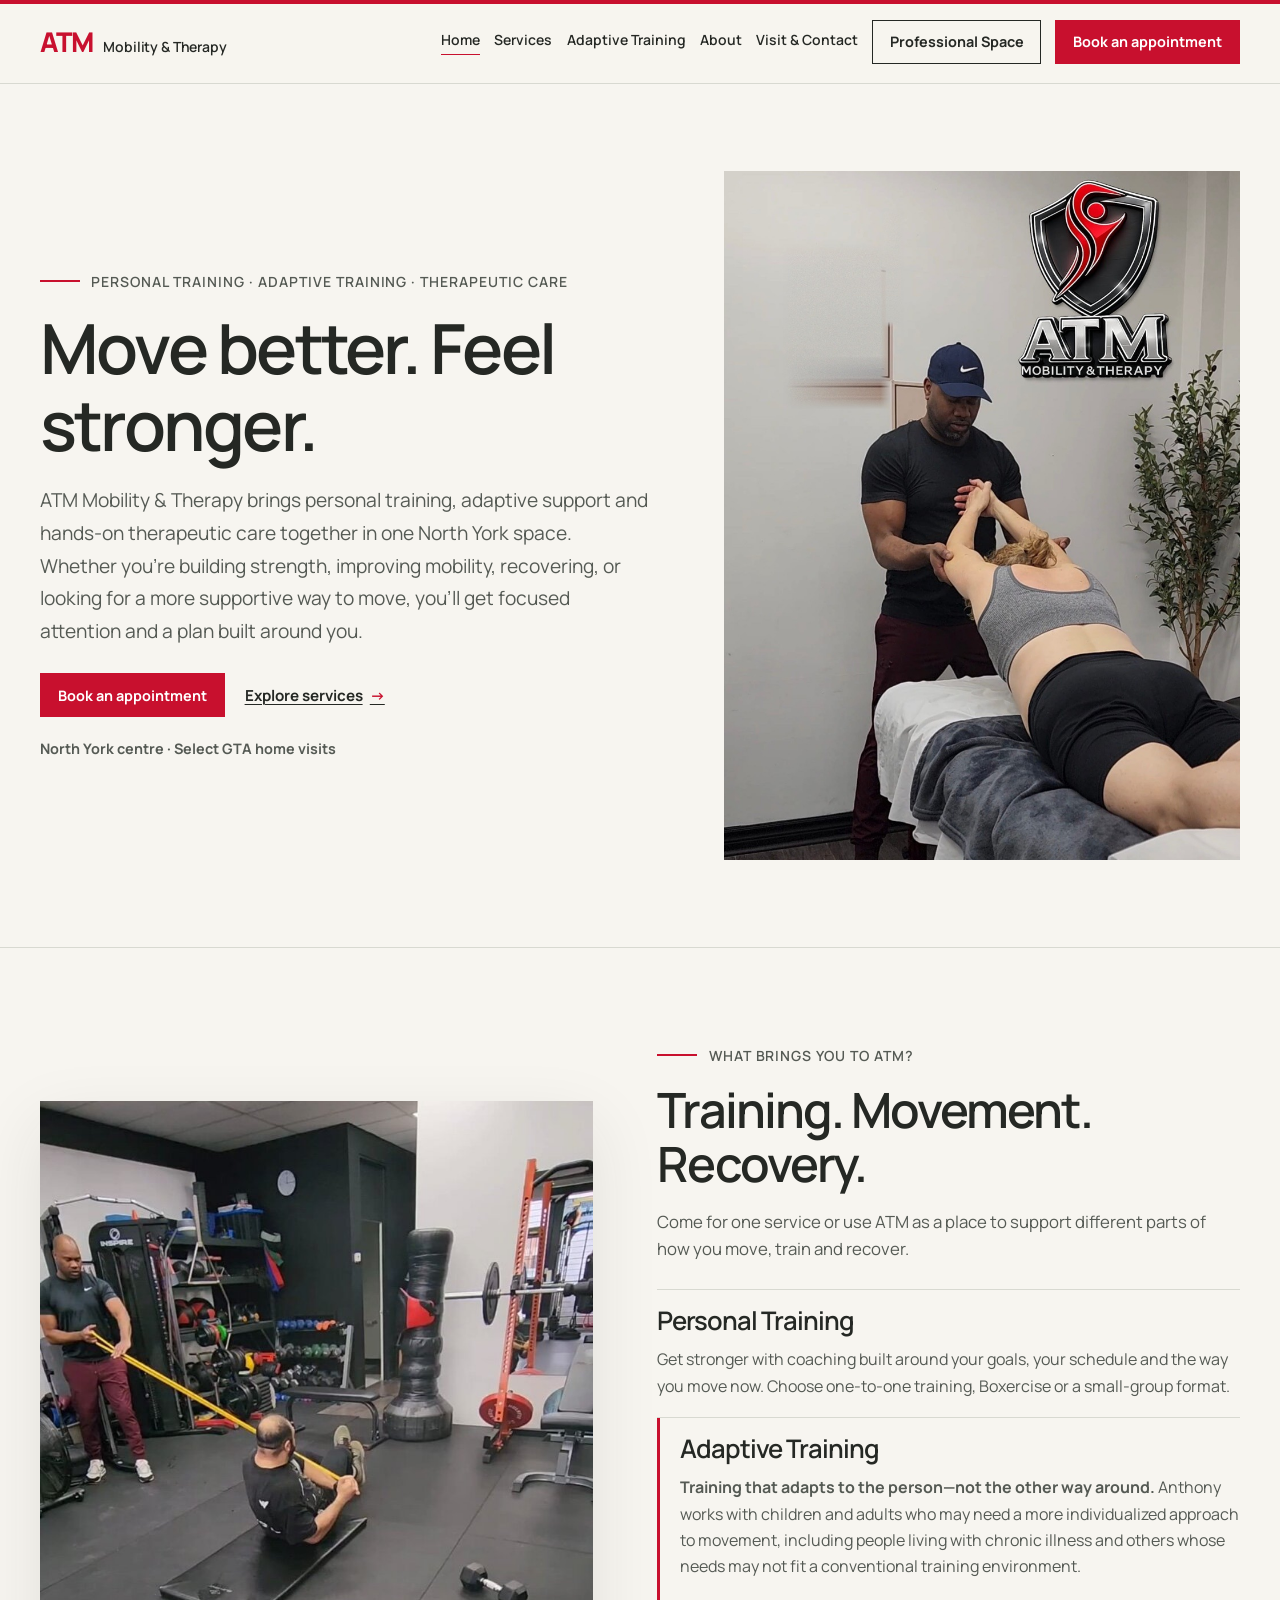
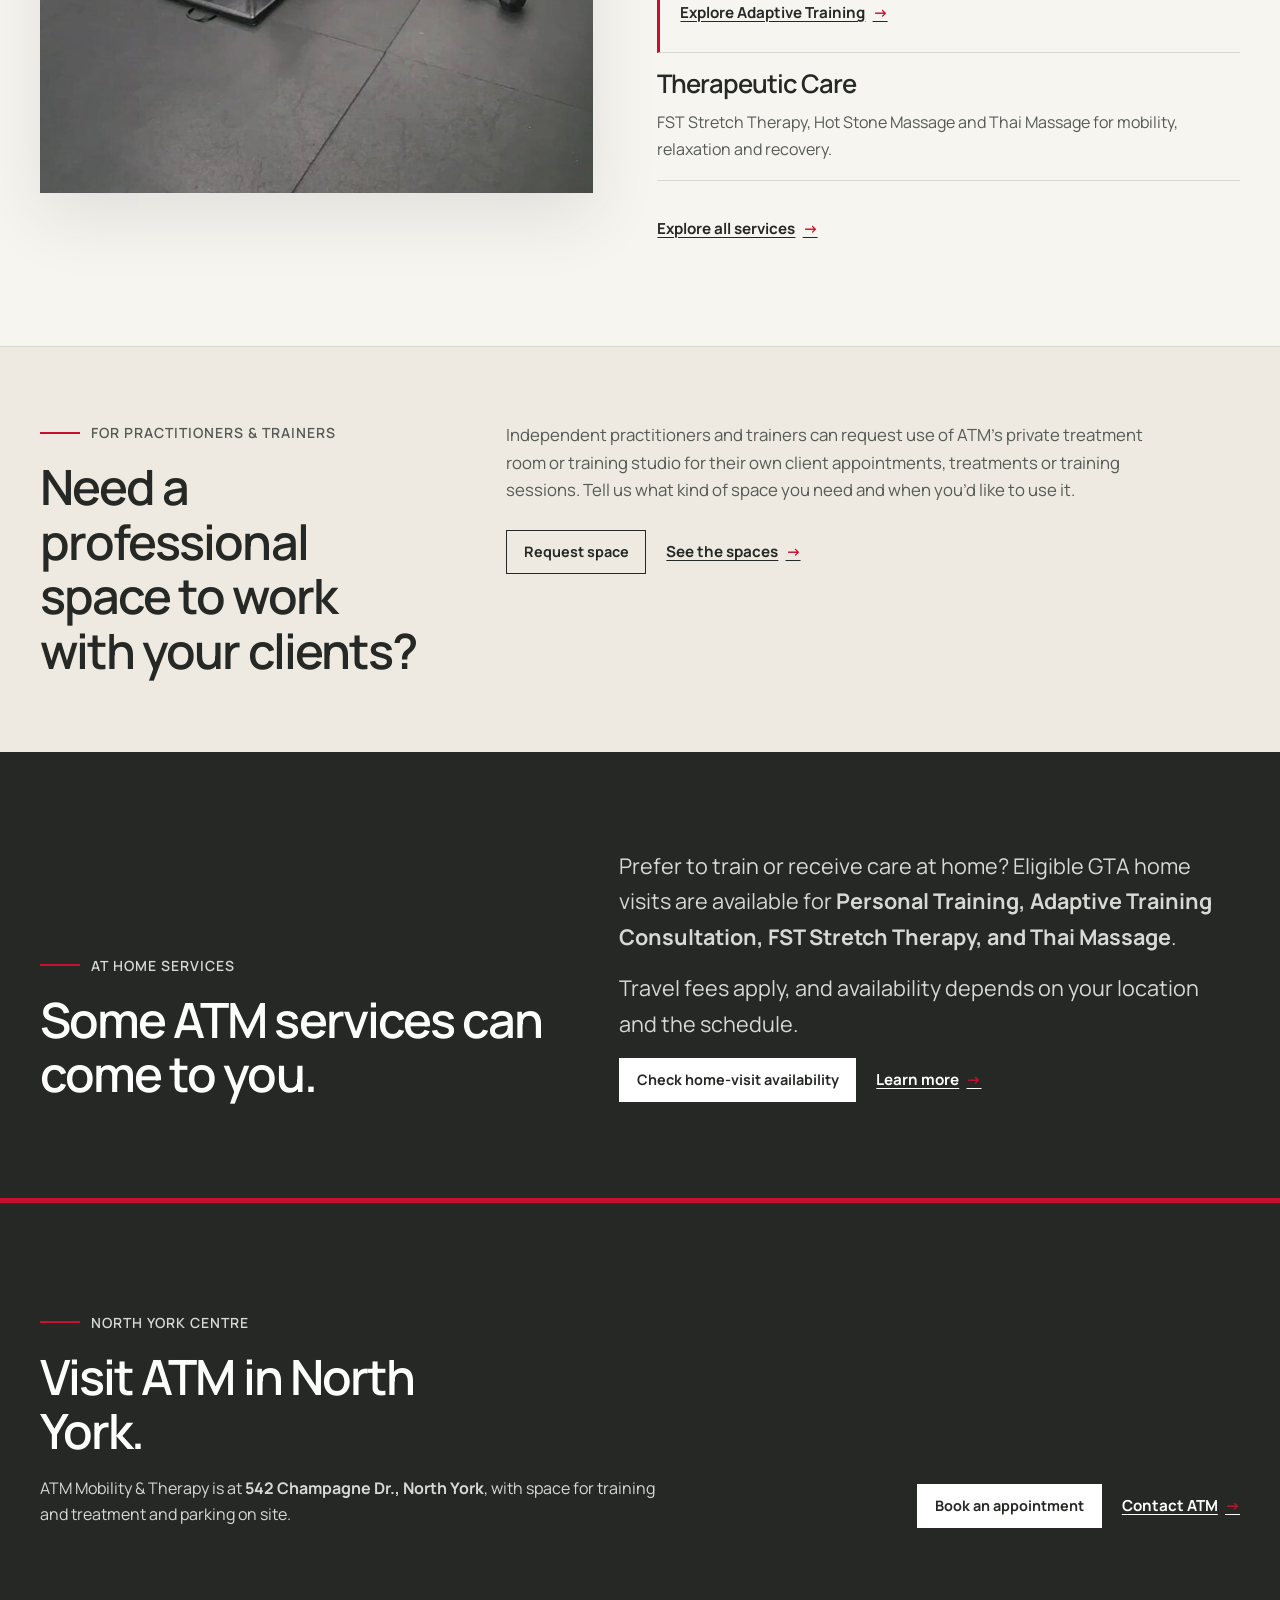
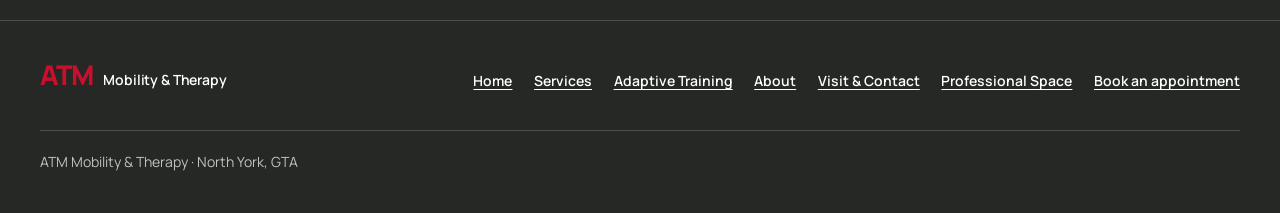
<file: index.html>
<!DOCTYPE html>
<html lang="en">
<head>
  <meta charset="UTF-8">
  <meta name="viewport" content="width=device-width, initial-scale=1.0">
  <title>ATM Mobility &amp; Therapy | Movement, training and therapeutic care</title>
  <meta name="description" content="Personal training, adaptive training, and therapeutic care at ATM Mobility &amp; Therapy in North York, with select GTA home visits.">
  <meta property="og:title" content="ATM Mobility &amp; Therapy | Movement and care in North York">
  <meta property="og:description" content="Personal training, adaptive training, and therapeutic care in North York with focused, individual support and select GTA home visits.">
  <meta property="og:type" content="website">
  <meta property="og:url" content="https://atmmobility.com/">
  <meta property="og:site_name" content="ATM Mobility &amp; Therapy">
  <meta name="twitter:card" content="summary">
  <meta name="twitter:title" content="ATM Mobility &amp; Therapy | Movement, training and therapeutic care">
  <meta name="twitter:description" content="Personal training, adaptive training, and therapeutic care in North York with focused, individual support and select GTA home visits.">
  <link rel="preconnect" href="https://fonts.googleapis.com">
  <link rel="preconnect" href="https://fonts.gstatic.com" crossorigin>
  <link href="https://fonts.googleapis.com/css2?family=Manrope:wght@400;500;600;700;800&amp;display=swap" rel="stylesheet">
  <link rel="canonical" href="https://atmmobility.com/">
  <link rel="stylesheet" href="assets/site.css">
  <script type="application/ld+json">
  {
    "@context": "https://schema.org",
    "@graph": [
      {
        "@type": "LocalBusiness",
        "@id": "https://atmmobility.com/#business",
        "name": "ATM Mobility & Therapy",
        "url": "https://atmmobility.com/",
        "image": "https://atmmobility.com/fst.jpg",
        "description": "Personal training, adaptive training, and hands-on therapeutic care in North York, with select GTA home visits.",
        "address": {
          "@type": "PostalAddress",
          "streetAddress": "542 Champagne Dr.",
          "addressLocality": "North York",
          "addressRegion": "ON",
          "addressCountry": "CA"
        },
        "email": "info@atmmobility.com"
      },
      {
        "@type": "WebSite",
        "@id": "https://atmmobility.com/#website",
        "url": "https://atmmobility.com/",
        "name": "ATM Mobility & Therapy",
        "publisher": { "@id": "https://atmmobility.com/#business" }
      }
    ]
  }
  </script>
</head>
<body>
  <a class="skip-link" href="#main">Skip to content</a>
  <header class="site-header">
    <a class="brand" href="index.html" aria-label="ATM Mobility &amp; Therapy home">ATM <span>Mobility &amp; Therapy</span></a>
    <button data-menu-toggle aria-expanded="false" aria-controls="site-menu" hidden>Menu</button>
    <nav id="site-menu" aria-label="Main navigation">
      <a href="index.html" aria-current="page">Home</a>
      <a href="services.html">Services</a>
      <a href="adaptive-training.html">Adaptive Training</a>
      <a href="about.html">About</a>
      <a href="contact.html">Visit &amp; Contact</a>
      <a class="button button-outline" href="professional-space.html">Professional Space</a>
      <a class="button" href="https://atm-practice-manager.onrender.com/schedule">Book an appointment</a>
    </nav>
  </header>

  <main id="main">
    <section class="hero" aria-labelledby="page-title">
      <div class="wrap hero-grid">
        <div class="hero-copy">
          <p class="eyebrow">Personal Training · Adaptive Training · Therapeutic Care</p>
          <h1 id="page-title">Move better. Feel stronger.</h1>
          <p class="lede">ATM Mobility &amp; Therapy brings personal training, adaptive support and hands-on therapeutic care together in one North York space. Whether you’re building strength, improving mobility, recovering, or looking for a more supportive way to move, you’ll get focused attention and a plan built around you.</p>
          <div class="actions">
            <a class="button" href="https://atm-practice-manager.onrender.com/schedule">Book an appointment</a>
            <a class="text-link" href="#services">Explore services</a>
          </div>
          <p class="supporting-line">North York centre · Select GTA home visits</p>
        </div>
        <figure class="hero-media">
          <img class="hero-photo" src="fst.jpg" alt="A practitioner supporting a client during an assisted mobility session at ATM" width="935" height="1247" fetchpriority="high">
        </figure>
      </div>
    </section>

    <section class="marketing-section" id="services" aria-labelledby="services-heading">
      <div class="wrap media-split media-split-reverse">
        <div class="marketing-copy">
          <p class="eyebrow">What brings you to ATM?</p>
          <h2 id="services-heading">Training. Movement. Recovery.</h2>
          <p class="section-intro">Come for one service or use ATM as a place to support different parts of how you move, train and recover.</p>
          <div class="marketing-service-list">
            <article class="marketing-service">
              <h3>Personal Training</h3>
              <p>Get stronger with coaching built around your goals, your schedule and the way you move now. Choose one-to-one training, Boxercise or a small-group format.</p>
            </article>
            <article class="marketing-service marketing-service-featured">
              <h3>Adaptive Training</h3>
              <p><strong>Training that adapts to the person—not the other way around.</strong> Anthony works with children and adults who may need a more individualized approach to movement, including people living with chronic illness and others whose needs may not fit a conventional training environment.</p>
              <a class="service-link" href="adaptive-training.html">Explore Adaptive Training</a>
            </article>
            <article class="marketing-service">
              <h3>Therapeutic Care</h3>
              <p>FST Stretch Therapy, Hot Stone Massage and Thai Massage for mobility, relaxation and recovery.</p>
            </article>
          </div>
          <p><a class="text-link" href="services.html">Explore all services</a></p>
        </div>
        <figure class="editorial-media editorial-media-training">
          <img src="training.jpg" alt="A trainer guiding a client through a resistance-band exercise at ATM" width="731" height="1568" loading="lazy">
        </figure>
      </div>
    </section>

    <section class="practitioner-band" id="practitioner-space" aria-labelledby="space-heading">
      <div class="wrap practitioner-grid">
        <div>
          <p class="eyebrow">For practitioners &amp; trainers</p>
          <h2 id="space-heading">Need a professional space to work with your clients?</h2>
        </div>
        <div class="practitioner-copy">
          <p>Independent practitioners and trainers can request use of ATM’s private treatment room or training studio for their own client appointments, treatments or training sessions. Tell us what kind of space you need and when you’d like to use it.</p>
          <div class="actions">
            <a class="button button-outline" href="professional-space.html">Request space</a>
            <a class="text-link" href="professional-space.html#spaces">See the spaces</a>
          </div>
        </div>
      </div>
    </section>

    <section class="statement-band home-services-band" id="at-home" aria-labelledby="home-services-heading">
      <div class="wrap statement-grid">
        <div>
          <p class="eyebrow">At Home Services</p>
          <h2 id="home-services-heading">Some ATM services can come to you.</h2>
        </div>
        <div class="statement-copy home-visit-copy">
          <p>Prefer to train or receive care at home? Eligible GTA home visits are available for <strong>Personal Training, Adaptive Training Consultation, FST Stretch Therapy, and Thai Massage</strong>.</p>
          <p>Travel fees apply, and availability depends on your location and the schedule.</p>
          <div class="actions">
            <a class="button button-light" href="https://atm-practice-manager.onrender.com/schedule">Check home-visit availability</a>
            <a class="text-link" href="contact.html#in-home">Learn more</a>
          </div>
        </div>
      </div>
    </section>

    <section class="booking-band booking-band-strong" id="visit" aria-labelledby="visit-heading">
      <div class="wrap booking-grid">
        <div>
          <p class="eyebrow">North York Centre</p>
          <h2 id="visit-heading">Visit ATM in North York.</h2>
          <p>ATM Mobility &amp; Therapy is at <strong>542 Champagne Dr., North York</strong>, with space for training and treatment and parking on site.</p>
        </div>
        <div class="actions">
          <a class="button button-light" href="https://atm-practice-manager.onrender.com/schedule">Book an appointment</a>
          <a class="text-link" href="contact.html">Contact ATM</a>
        </div>
      </div>
    </section>
  </main>

  <footer class="site-footer">
    <div class="wrap footer-grid">
      <a class="brand" href="index.html" aria-label="ATM Mobility &amp; Therapy home">ATM <span>Mobility &amp; Therapy</span></a>
      <nav class="footer-links" aria-label="Footer navigation">
        <a href="index.html">Home</a>
        <a href="services.html">Services</a>
        <a href="adaptive-training.html">Adaptive Training</a>
        <a href="about.html">About</a>
        <a href="contact.html">Visit &amp; Contact</a>
        <a href="professional-space.html">Professional Space</a>
        <a href="https://atm-practice-manager.onrender.com/schedule">Book an appointment</a>
      </nav>
      <p class="footer-note">ATM Mobility &amp; Therapy · North York, GTA</p>
    </div>
  </footer>
  <script src="assets/site.js" defer></script>
</body>
</html>
</file>
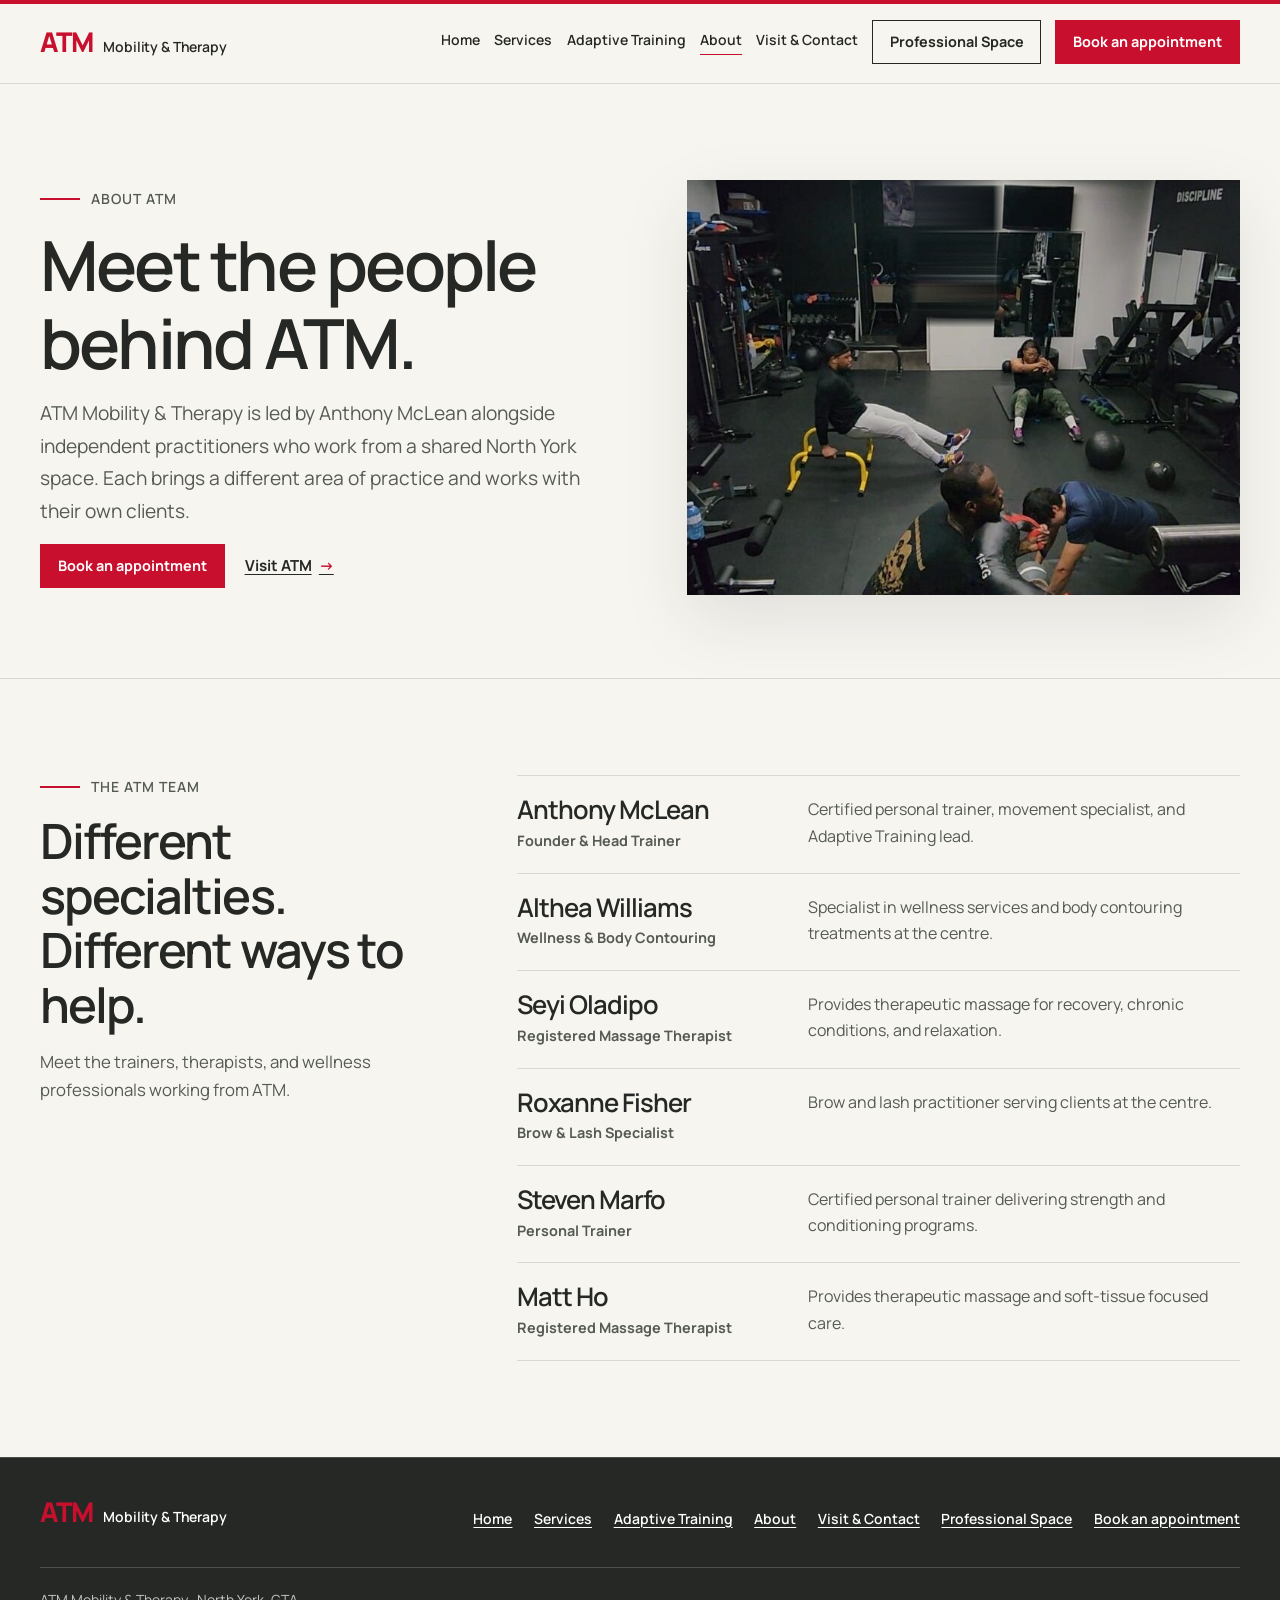
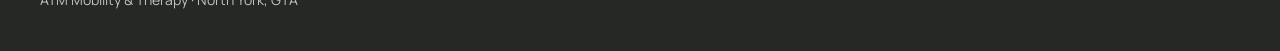
<file: about.html>
<!DOCTYPE html>
<html lang="en">
<head>
  <meta charset="UTF-8">
  <meta name="viewport" content="width=device-width, initial-scale=1.0">
  <title>About ATM Mobility &amp; Therapy | Meet the team</title>
  <meta name="description" content="Meet Anthony McLean and the independent practitioners who work from ATM Mobility &amp; Therapy in North York.">
  <meta property="og:title" content="About ATM Mobility &amp; Therapy | Meet the team">
  <meta property="og:description" content="Meet the people behind ATM Mobility &amp; Therapy in North York.">
  <meta property="og:type" content="website">
  <meta property="og:url" content="https://atmmobility.com/about.html">
  <meta property="og:site_name" content="ATM Mobility &amp; Therapy">
  <meta name="twitter:card" content="summary">
  <meta name="twitter:title" content="About ATM Mobility &amp; Therapy | Meet the team">
  <meta name="twitter:description" content="Meet the people behind ATM Mobility &amp; Therapy in North York.">
  <link rel="preconnect" href="https://fonts.googleapis.com">
  <link rel="preconnect" href="https://fonts.gstatic.com" crossorigin>
  <link href="https://fonts.googleapis.com/css2?family=Manrope:wght@400;500;600;700;800&amp;display=swap" rel="stylesheet">
  <link rel="canonical" href="https://atmmobility.com/about.html">
  <link rel="stylesheet" href="assets/site.css">
  <script type="application/ld+json">
  {
    "@context": "https://schema.org",
    "@type": "AboutPage",
    "name": "About ATM Mobility & Therapy",
    "url": "https://atmmobility.com/about.html",
    "mainEntity": {
      "@type": "LocalBusiness",
      "name": "ATM Mobility & Therapy",
      "address": {
        "@type": "PostalAddress",
        "streetAddress": "542 Champagne Dr.",
        "addressLocality": "North York",
        "addressRegion": "ON",
        "addressCountry": "CA"
      },
      "telephone": "+1-416-432-1684",
      "email": "info@atmmobility.com"
    }
  }
  </script>
</head>
<body>
  <a class="skip-link" href="#main">Skip to content</a>
  <header class="site-header">
    <a class="brand" href="index.html" aria-label="ATM Mobility &amp; Therapy home">ATM <span>Mobility &amp; Therapy</span></a>
    <button data-menu-toggle aria-expanded="false" aria-controls="site-menu" hidden>Menu</button>
    <nav id="site-menu" aria-label="Main navigation">
      <a href="index.html">Home</a>
      <a href="services.html">Services</a>
      <a href="adaptive-training.html">Adaptive Training</a>
      <a href="about.html" aria-current="page">About</a>
      <a href="contact.html">Visit &amp; Contact</a>
      <a class="button button-outline" href="professional-space.html">Professional Space</a>
      <a class="button" href="https://atm-practice-manager.onrender.com/schedule">Book an appointment</a>
    </nav>
  </header>

  <main id="main">
    <section class="page-intro about-intro" aria-labelledby="page-title">
      <div class="wrap media-split">
        <div class="marketing-copy">
          <p class="eyebrow">About ATM</p>
          <h1 id="page-title">Meet the people behind ATM.</h1>
          <p class="lede">ATM Mobility &amp; Therapy is led by Anthony McLean alongside independent practitioners who work from a shared North York space. Each brings a different area of practice and works with their own clients.</p>
          <div class="actions"><a class="button" href="https://atm-practice-manager.onrender.com/schedule">Book an appointment</a><a class="text-link" href="contact.html#visit">Visit ATM</a></div>
        </div>
        <figure class="editorial-media about-hero-media"><img src="group.jpg" alt="A small group training together with a coach at ATM" width="1200" height="800" fetchpriority="high"></figure>
      </div>
    </section>

    <section class="marketing-section" id="team" aria-labelledby="team-heading">
      <div class="wrap section-grid">
        <div>
          <p class="eyebrow">The ATM team</p>
          <h2 id="team-heading">Different specialties. Different ways to help.</h2>
          <p class="section-intro">Meet the trainers, therapists, and wellness professionals working from ATM.</p>
        </div>
        <div class="people-list">
          <article class="person"><div><h3>Anthony McLean</h3><p class="person-role">Founder &amp; Head Trainer</p></div><p>Certified personal trainer, movement specialist, and Adaptive Training lead.</p></article>
          <article class="person"><div><h3>Althea Williams</h3><p class="person-role">Wellness &amp; Body Contouring</p></div><p>Specialist in wellness services and body contouring treatments at the centre.</p></article>
          <article class="person"><div><h3>Seyi Oladipo</h3><p class="person-role">Registered Massage Therapist</p></div><p>Provides therapeutic massage for recovery, chronic conditions, and relaxation.</p></article>
          <article class="person"><div><h3>Roxanne Fisher</h3><p class="person-role">Brow &amp; Lash Specialist</p></div><p>Brow and lash practitioner serving clients at the centre.</p></article>
          <article class="person"><div><h3>Steven Marfo</h3><p class="person-role">Personal Trainer</p></div><p>Certified personal trainer delivering strength and conditioning programs.</p></article>
          <article class="person"><div><h3>Matt Ho</h3><p class="person-role">Registered Massage Therapist</p></div><p>Provides therapeutic massage and soft-tissue focused care.</p></article>
        </div>
      </div>
    </section>
  </main>

  <footer class="site-footer">
    <div class="wrap footer-grid">
      <a class="brand" href="index.html" aria-label="ATM Mobility &amp; Therapy home">ATM <span>Mobility &amp; Therapy</span></a>
      <nav class="footer-links" aria-label="Footer navigation"><a href="index.html">Home</a><a href="services.html">Services</a><a href="adaptive-training.html">Adaptive Training</a><a href="about.html">About</a><a href="contact.html">Visit &amp; Contact</a><a href="professional-space.html">Professional Space</a><a href="https://atm-practice-manager.onrender.com/schedule">Book an appointment</a></nav>
      <p class="footer-note">ATM Mobility &amp; Therapy · North York, GTA</p>
    </div>
  </footer>
  <script src="assets/site.js" defer></script>
</body>
</html>
</file>
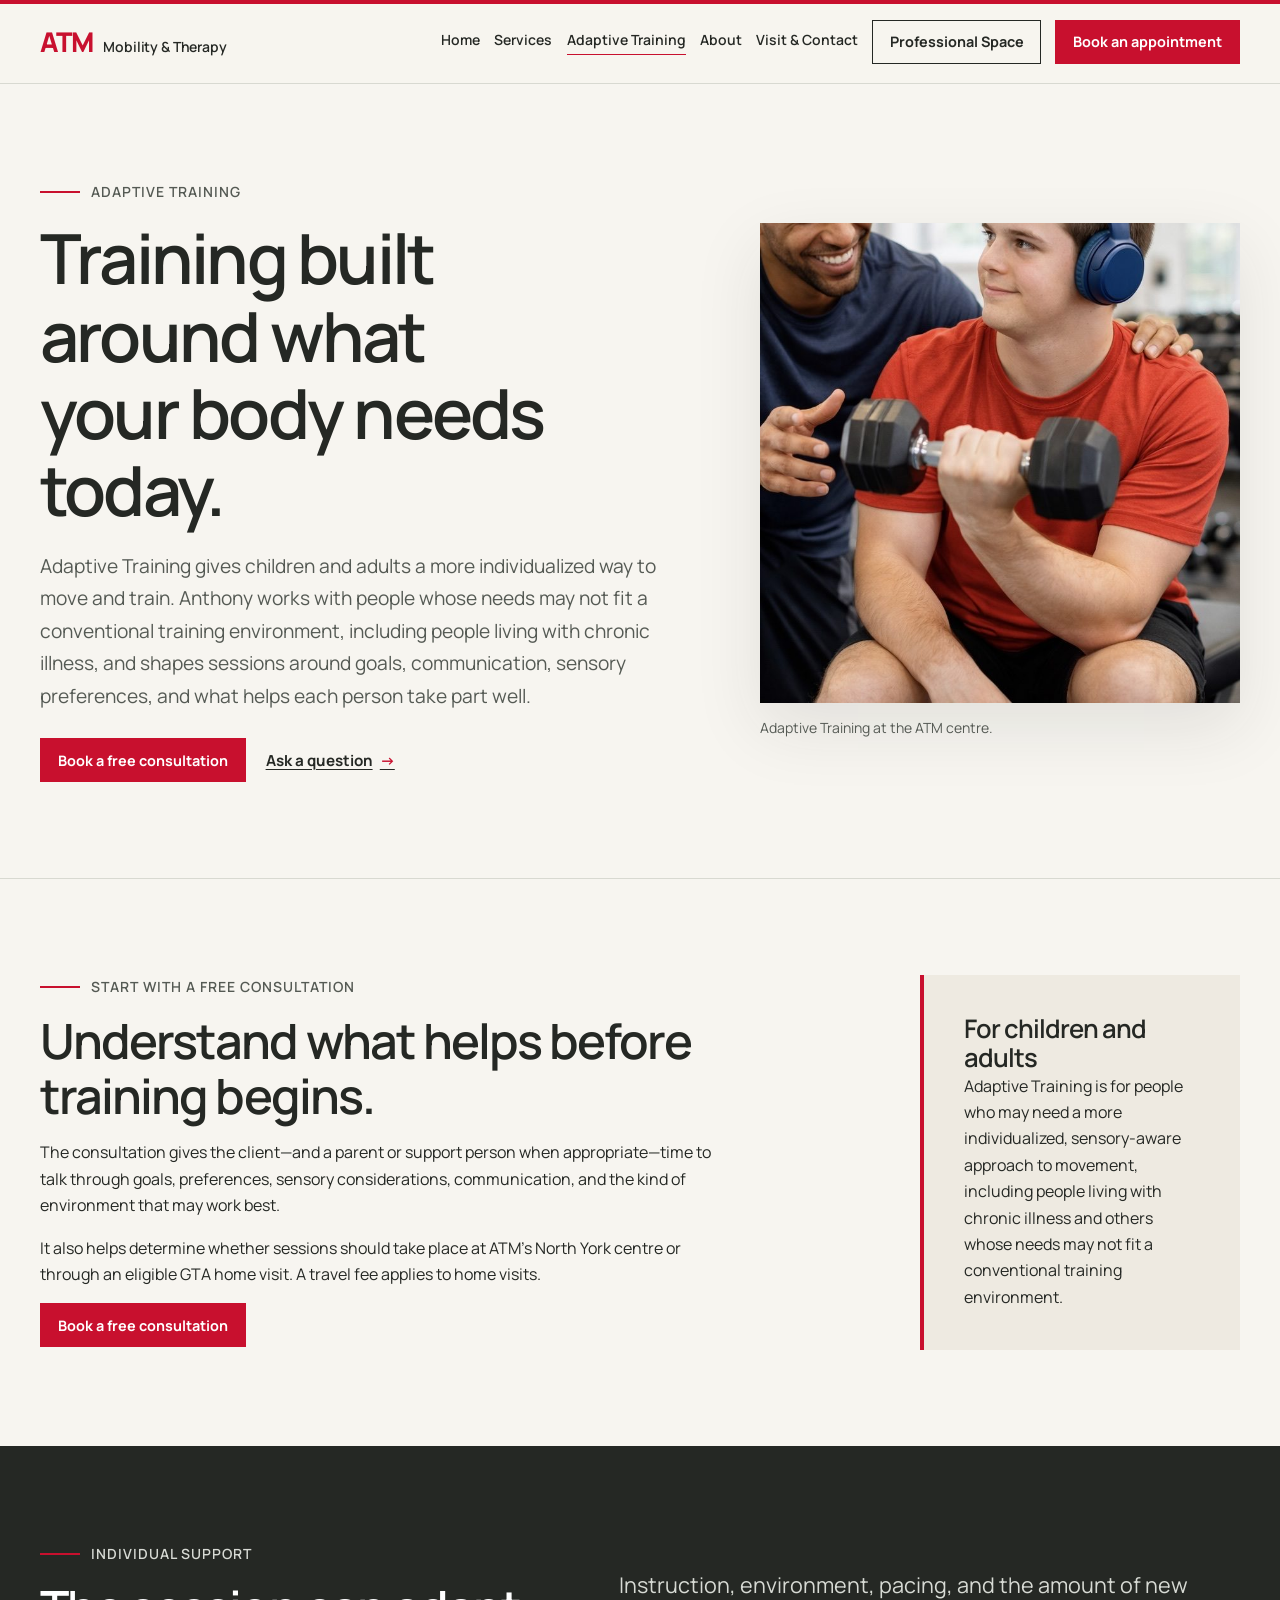
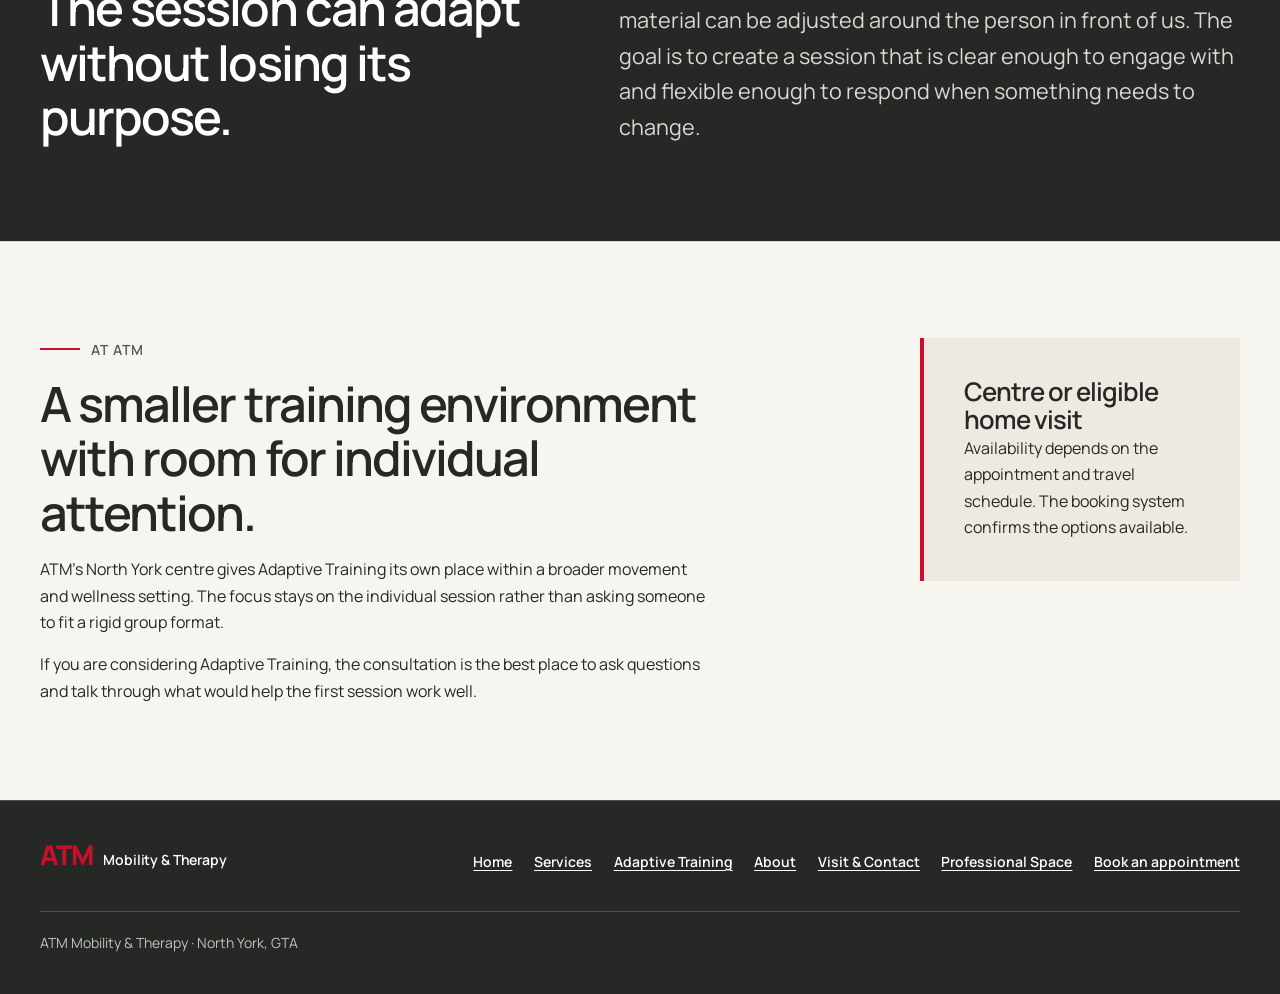
<file: adaptive-training.html>
<!DOCTYPE html>
<html lang="en">
<head>
  <meta charset="UTF-8">
  <meta name="viewport" content="width=device-width, initial-scale=1.0">
  <title>Adaptive Training | Individual, sensory-aware support at ATM</title>
  <meta name="description" content="Adaptive Training for children and adults at ATM Mobility &amp; Therapy in North York, with individualized sensory-aware support, eligible GTA home visits, and a free consultation.">
  <meta property="og:title" content="Adaptive Training | Individual, sensory-aware support at ATM">
  <meta property="og:description" content="Individual, sensory-aware Adaptive Training for children and adults in North York, including people living with chronic illness, with a free consultation and eligible GTA home visits.">
  <meta property="og:type" content="website">
  <meta property="og:url" content="https://atmmobility.com/adaptive-training.html">
  <meta property="og:site_name" content="ATM Mobility &amp; Therapy">
  <meta name="twitter:card" content="summary">
  <meta name="twitter:title" content="Adaptive Training | Individual, sensory-aware support at ATM">
  <meta name="twitter:description" content="Individual, sensory-aware Adaptive Training for children and adults in North York, including people living with chronic illness, with a free consultation.">
  <link rel="preconnect" href="https://fonts.googleapis.com">
  <link rel="preconnect" href="https://fonts.gstatic.com" crossorigin>
  <link href="https://fonts.googleapis.com/css2?family=Manrope:wght@400;500;600;700;800&amp;display=swap" rel="stylesheet">
  <link rel="canonical" href="https://atmmobility.com/adaptive-training.html">
  <link rel="stylesheet" href="assets/site.css">
  <script type="application/ld+json">
  {"@context": "https://schema.org", "@type": "Service", "name": "Adaptive Training", "provider": {"@type": "LocalBusiness", "name": "ATM Mobility & Therapy", "url": "https://atmmobility.com/"}, "description": "Individualized, sensory-aware Adaptive Training for children and adults, including people living with chronic illness, with a free consultation before the first session.", "audience": {"@type": "Audience", "audienceType": "Children and adults who may need a more individualized approach to movement"}, "areaServed": "Greater Toronto Area", "url": "https://atmmobility.com/adaptive-training.html"}
  </script>
</head>
<body>
  <a class="skip-link" href="#main">Skip to content</a>
  <header class="site-header">
    <a class="brand" href="index.html" aria-label="ATM Mobility &amp; Therapy home">ATM <span>Mobility &amp; Therapy</span></a>
    <button data-menu-toggle aria-expanded="false" aria-controls="site-menu" hidden>Menu</button>
    <nav id="site-menu" aria-label="Main navigation">
      <a href="index.html">Home</a>
      <a href="services.html">Services</a>
      <a href="adaptive-training.html" aria-current="page">Adaptive Training</a>
      <a href="about.html">About</a>
      <a href="contact.html">Visit &amp; Contact</a>
      <a class="button button-outline" href="professional-space.html">Professional Space</a>
      <a class="button" href="https://atm-practice-manager.onrender.com/schedule">Book an appointment</a>
    </nav>
  </header>

  <main id="main">
    <section class="page-intro adaptive-intro" aria-labelledby="page-title">
      <div class="wrap adaptive-grid">
        <div>
          <p class="eyebrow">Adaptive Training</p>
          <h1 id="page-title">Training built around what your body needs today.</h1>
          <p class="lede">Adaptive Training gives children and adults a more individualized way to move and train. Anthony works with people whose needs may not fit a conventional training environment, including people living with chronic illness, and shapes sessions around goals, communication, sensory preferences, and what helps each person take part well.</p>
          <div class="actions"><a class="button" href="https://atm-practice-manager.onrender.com/schedule?service=adaptive-training-consultation">Book a free consultation</a><a class="text-link" href="contact.html">Ask a question</a></div>
        </div>
        <figure class="adaptive-media"><img src="adaptive.jpg" alt="A young person lifting a dumbbell with a trainer alongside at ATM" width="758" height="758" fetchpriority="high"><figcaption>Adaptive Training at the ATM centre.</figcaption></figure>
      </div>
    </section>

    <section class="marketing-section" aria-labelledby="consultation-heading">
      <div class="wrap article-grid">
        <div class="rich-text">
          <p class="eyebrow">Start with a free consultation</p>
          <h2 id="consultation-heading">Understand what helps before training begins.</h2>
          <p>The consultation gives the client—and a parent or support person when appropriate—time to talk through goals, preferences, sensory considerations, communication, and the kind of environment that may work best.</p>
          <p>It also helps determine whether sessions should take place at ATM’s North York centre or through an eligible GTA home visit. A travel fee applies to home visits.</p>
          <p><a class="button" href="https://atm-practice-manager.onrender.com/schedule?service=adaptive-training-consultation">Book a free consultation</a></p>
        </div>
        <aside class="callout"><h3>For children and adults</h3><p>Adaptive Training is for people who may need a more individualized, sensory-aware approach to movement, including people living with chronic illness and others whose needs may not fit a conventional training environment.</p></aside>
      </div>
    </section>

    <section class="statement-band adaptive-statement" aria-labelledby="individual-heading">
      <div class="wrap statement-grid">
        <div>
          <p class="eyebrow">Individual support</p>
          <h2 id="individual-heading">The session can adapt without losing its purpose.</h2>
        </div>
        <p class="statement-copy">Instruction, environment, pacing, and the amount of new material can be adjusted around the person in front of us. The goal is to create a session that is clear enough to engage with and flexible enough to respond when something needs to change.</p>
      </div>
    </section>

    <section class="marketing-section" aria-labelledby="experience-heading">
      <div class="wrap article-grid">
        <div class="rich-text">
          <p class="eyebrow">At ATM</p>
          <h2 id="experience-heading">A smaller training environment with room for individual attention.</h2>
          <p>ATM’s North York centre gives Adaptive Training its own place within a broader movement and wellness setting. The focus stays on the individual session rather than asking someone to fit a rigid group format.</p>
          <p>If you are considering Adaptive Training, the consultation is the best place to ask questions and talk through what would help the first session work well.</p>
        </div>
        <aside class="callout"><h3>Centre or eligible home visit</h3><p>Availability depends on the appointment and travel schedule. The booking system confirms the options available.</p></aside>
      </div>
    </section>
  </main>

  <footer class="site-footer">
    <div class="wrap footer-grid">
      <a class="brand" href="index.html" aria-label="ATM Mobility &amp; Therapy home">ATM <span>Mobility &amp; Therapy</span></a>
      <nav class="footer-links" aria-label="Footer navigation"><a href="index.html">Home</a><a href="services.html">Services</a><a href="adaptive-training.html">Adaptive Training</a><a href="about.html">About</a><a href="contact.html">Visit &amp; Contact</a><a href="professional-space.html">Professional Space</a><a href="https://atm-practice-manager.onrender.com/schedule">Book an appointment</a></nav>
      <p class="footer-note">ATM Mobility &amp; Therapy · North York, GTA</p>
    </div>
  </footer>
  <script src="assets/site.js" defer></script>
</body>
</html>
</file>
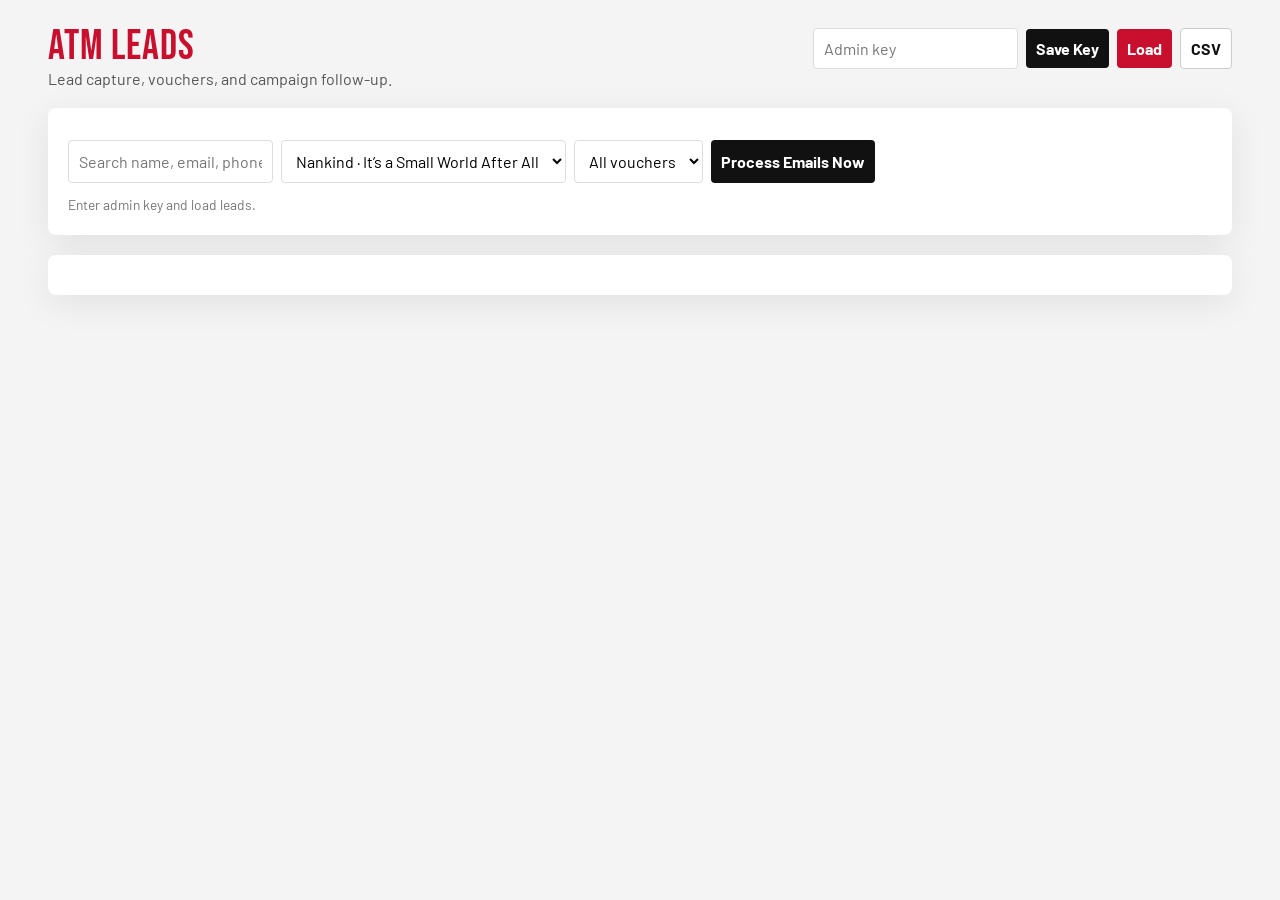
<file: admin-leads.html>
<!DOCTYPE html>
<html lang="en">
<head>
<meta charset="UTF-8">
<meta name="viewport" content="width=device-width, initial-scale=1.0">
<title>ATM Leads Admin</title>
<meta name="robots" content="noindex,nofollow">
<link rel="preconnect" href="https://fonts.googleapis.com">
<link rel="preconnect" href="https://fonts.gstatic.com" crossorigin>
<link href="https://fonts.googleapis.com/css2?family=Bebas+Neue&family=Barlow:wght@400;500;600;700&display=swap" rel="stylesheet">
<style>
*,*::before,*::after{box-sizing:border-box;margin:0;padding:0}:root{--red:#c8102e;--red3:#e8294a;--blk:#0f0f0f;--off:#f4f4f4;--mid:#555;--light:#888;--ok:#0a7a35;--warn:#b26a00}body{font-family:Barlow,sans-serif;background:var(--off);color:#111}.wrap{max-width:1240px;margin:auto;padding:28px}.top{display:flex;justify-content:space-between;gap:16px;align-items:flex-start;flex-wrap:wrap}.logo{font-family:'Bebas Neue',sans-serif;font-size:2.6rem;color:var(--red);letter-spacing:.02em;line-height:.9}.sub{color:var(--mid);margin-top:4px}.card{background:#fff;border-radius:8px;box-shadow:0 8px 35px rgba(0,0,0,.08);padding:20px;margin-top:20px}.actions{display:flex;gap:8px;flex-wrap:wrap;align-items:center}input,select,button{font:inherit;padding:10px;border:1px solid #ddd;border-radius:4px;background:#fff}button{background:var(--red);color:#fff;border:none;font-weight:700;cursor:pointer}button:hover{background:var(--red3)}button.secondary{background:#111}button.ghost{background:#fff;color:#111;border:1px solid #ccc}.stats{display:grid;grid-template-columns:repeat(6,1fr);gap:12px;margin-top:18px}.stat{background:#111;color:#fff;border-radius:7px;padding:16px}.stat b{font-family:'Bebas Neue',sans-serif;font-size:2.2rem;color:#fff;display:block}.stat span{color:rgba(255,255,255,.65);font-size:.78rem;text-transform:uppercase;letter-spacing:.08em}table{width:100%;border-collapse:collapse;margin-top:18px;font-size:.9rem}th,td{text-align:left;border-bottom:1px solid #eee;padding:10px;vertical-align:top}th{font-size:.72rem;text-transform:uppercase;letter-spacing:.08em;color:#777}.err{color:var(--red);font-weight:700}.pill{display:inline-block;padding:3px 8px;border-radius:999px;background:#111;color:#fff;font-size:.72rem;text-transform:uppercase;letter-spacing:.04em}.redeemed{background:var(--ok)}.issued{background:var(--red)}.expired,.void{background:#777}.row-actions{display:flex;gap:6px;flex-wrap:wrap}.row-actions button{font-size:.78rem;padding:6px 8px}.filters{display:flex;gap:8px;flex-wrap:wrap;margin-top:12px}.muted{color:#777;font-size:.86rem;line-height:1.4}.concerns{display:flex;gap:8px;flex-wrap:wrap;margin-top:12px}.concern{background:#f8f8f8;border-left:4px solid var(--red);padding:10px 12px;border-radius:4px}.concern b{display:block}.modal{display:none;position:fixed;inset:0;background:rgba(0,0,0,.5);z-index:1000;align-items:center;justify-content:center;padding:20px}.modal-inner{background:#fff;border-radius:8px;max-width:460px;width:100%;padding:22px;box-shadow:0 20px 60px rgba(0,0,0,.28)}.modal-inner h2{font-family:'Bebas Neue';font-size:2rem;margin-bottom:10px}.modal-inner textarea{width:100%;min-height:90px;margin:10px 0;padding:10px;border:1px solid #ddd;border-radius:4px;font-family:Barlow}.modal-actions{display:flex;justify-content:flex-end;gap:8px}@media(max-width:900px){.stats{grid-template-columns:repeat(2,1fr)}table{font-size:.8rem}.hide-sm{display:none}}@media(max-width:600px){.wrap{padding:16px}.stats{grid-template-columns:1fr}.actions input{width:100%}.card{padding:14px}}
</style>
</head>
<body>
<div class="wrap">
  <div class="top"><div><div class="logo">ATM Leads</div><p class="sub">Lead capture, vouchers, and campaign follow-up.</p></div><div class="actions"><input id="key" type="password" placeholder="Admin key"><button id="saveKey" class="secondary">Save Key</button><button id="load">Load</button><button id="csv" class="ghost">CSV</button></div></div>
  <div class="card"><div class="filters"><input id="q" placeholder="Search name, email, phone, voucher"><select id="campaign"><option value="nankind_small_world_2026">Nankind · It’s a Small World After All</option><option value="fierce_fabulous_2026">Fierce &amp; Fabulous Expo</option><option value="black_owned_to_2026">Black Owned TO</option><option value="">All campaigns</option></select><select id="statusFilter"><option value="">All vouchers</option><option value="issued">Issued</option><option value="redeemed">Redeemed</option><option value="expired">Expired</option></select><button id="process" class="secondary">Process Emails Now</button></div><p id="status" class="muted" style="margin-top:12px">Enter admin key and load leads.</p></div>
  <div class="stats" id="stats" style="display:none"><div class="stat"><b id="sLeads">0</b><span>Leads</span></div><div class="stat"><b id="sConsented">0</b><span>Consented</span></div><div class="stat"><b id="sVouchers">0</b><span>Vouchers</span></div><div class="stat"><b id="sRedeemed">0</b><span>Redeemed</span></div><div class="stat"><b id="sSent">0</b><span>Voucher emails</span></div><div class="stat"><b id="sFailed">0</b><span>Failed emails</span></div></div>
  <div class="card" id="concernCard" style="display:none"><strong>Concerns</strong><div class="concerns" id="concerns"></div></div>
  <div class="card"><div style="overflow:auto"><table id="table" style="display:none"><thead><tr><th>Date</th><th>Name</th><th>Email</th><th>Phone</th><th>Concern</th><th>Voucher</th><th>Status</th><th>Expires</th><th>Actions</th></tr></thead><tbody></tbody></table></div></div>
</div>
<div class="modal" id="redeemModal"><div class="modal-inner"><h2>Redeem Voucher</h2><p id="redeemCode" class="muted"></p><textarea id="redeemNote" placeholder="Optional note, e.g. booked full FST session"></textarea><div class="modal-actions"><button class="ghost" id="cancelRedeem">Cancel</button><button id="confirmRedeem">Redeem</button></div></div></div>
<script>
const API_BASE='https://atm-leads.w-althea.workers.dev';const key=document.getElementById('key'), statusBox=document.getElementById('status'), table=document.getElementById('table'), tbody=table.querySelector('tbody'), q=document.getElementById('q'), campaign=document.getElementById('campaign'), statusFilter=document.getElementById('statusFilter');let redeeming=null;key.value=localStorage.getItem('atm_admin_key')||'';function esc(s){return String(s??'').replace(/[&<>"']/g,c=>({'&':'&amp;','<':'&lt;','>':'&gt;','"':'&quot;',"'":'&#39;'}[c]))}function authHeaders(){return {'Authorization':'Bearer '+key.value,'content-type':'application/json'}}function fmt(d){if(!d)return'';try{return new Date(d).toLocaleString('en-CA',{month:'short',day:'numeric',hour:'numeric',minute:'2-digit'})}catch{return d}}function money(cents){return '$'+((cents||0)/100).toFixed(0)}function setStatus(msg,isErr=false){statusBox.innerHTML=isErr?'<span class="err">'+esc(msg)+'</span>':esc(msg)}
document.getElementById('saveKey').onclick=()=>{localStorage.setItem('atm_admin_key',key.value);setStatus('Admin key saved on this device.')};
async function loadStats(){if(!campaign.value){document.getElementById('stats').style.display='none';document.getElementById('concernCard').style.display='none';return}const r=await fetch(`${API_BASE}/api/admin/stats?campaign=${encodeURIComponent(campaign.value)}`,{headers:authHeaders()});const j=await r.json();if(!r.ok||!j.ok)throw new Error(j.error||'Stats failed');document.getElementById('stats').style.display='grid';const o=j.overview||{};sLeads.textContent=o.leads||0;sConsented.textContent=o.consented||0;sVouchers.textContent=o.vouchers||0;sRedeemed.textContent=o.redeemed||0;sSent.textContent=o.voucher_emails_sent||0;sFailed.textContent=o.failed_emails||0;const cc=document.getElementById('concernCard'), cwrap=document.getElementById('concerns');cwrap.innerHTML=(j.by_concern||[]).map(x=>`<div class="concern"><b>${esc(x.count)}</b><span>${esc(x.primary_concern)}</span></div>`).join('');cc.style.display=(j.by_concern||[]).length?'block':'none'}
async function load(){setStatus('Loading...');table.style.display='none';try{await loadStats();const params=new URLSearchParams();if(q.value)params.set('q',q.value);if(campaign.value)params.set('campaign',campaign.value);if(statusFilter.value)params.set('status',statusFilter.value);const r=await fetch(`${API_BASE}/api/admin/leads?${params}`,{headers:authHeaders()});const j=await r.json();if(!r.ok||!j.ok)throw new Error(j.error||'Failed to load leads');tbody.innerHTML=(j.leads||[]).map(x=>`<tr><td>${esc(fmt(x.created_at))}</td><td><strong>${esc(x.first_name)} ${esc(x.last_name)}</strong><br><span class="muted">${esc(x.campaign_name||x.campaign_id)}</span></td><td>${esc(x.email)}</td><td>${esc(x.phone)}</td><td>${esc(x.primary_concern)}${x.concern_other?'<br><span class="muted">'+esc(x.concern_other)+'</span>':''}</td><td><strong>${x.voucher_code?esc(x.voucher_code):'<span class="muted">Not issued</span>'}</strong></td><td><span class="pill ${esc(x.voucher_status||x.validation_status||'pending_validation')}">${esc(x.voucher_status||x.validation_status||'pending_validation')}</span></td><td>${esc(fmt(x.expires_at))}</td><td><div class="row-actions">${x.voucher_code?`<button onclick="resend('${esc(x.voucher_code)}')" class="secondary">Resend</button>`:''}${(!x.voucher_code && x.validation_status==='pending_validation')?`<button onclick="validateLead('${esc(x.lead_id)}')">Validate + Send Voucher</button>`:''}<button onclick="editEmail('${esc(x.lead_id)}','${esc(x.email)}')" class="secondary">Edit Email</button>${x.voucher_status==='issued'?`<button onclick="openRedeem('${esc(x.voucher_code)}')">Redeem</button><button onclick="voidLead('${esc(x.lead_id)}')" class="ghost">Void</button>`:`<button onclick="voidLead('${esc(x.lead_id)}')" class="ghost">Void</button>`}</div></td></tr>`).join('');setStatus(`${(j.leads||[]).length} leads loaded.`);table.style.display='table'}catch(e){setStatus(e.message,true)}}

async function editEmail(leadId,currentEmail){const next=prompt('Correct email address:',currentEmail||'');if(!next)return;try{const r=await fetch(`${API_BASE}/api/admin/leads/update-email`,{method:'POST',headers:authHeaders(),body:JSON.stringify({lead_id:leadId,email:next,resend:true})});const j=await r.json();if(!r.ok||!j.ok)throw new Error(j.error||'Email update failed');setStatus(`Email updated and voucher resent to ${next}.`);await load()}catch(e){setStatus(e.message,true)}}
async function voidLead(leadId){const reason=prompt('Reason for voiding this lead:', 'Bad email / invalid lead');if(reason===null)return;try{const r=await fetch(`${API_BASE}/api/admin/leads/void`,{method:'POST',headers:authHeaders(),body:JSON.stringify({lead_id:leadId,reason})});const j=await r.json();if(!r.ok||!j.ok)throw new Error(j.error||'Void failed');setStatus('Lead voucher voided and pending emails skipped.');await load()}catch(e){setStatus(e.message,true)}}


async function validateLead(leadId){try{const r=await fetch(`${API_BASE}/api/admin/leads/validate`,{method:'POST',headers:authHeaders(),body:JSON.stringify({lead_id:leadId})});const j=await r.json();if(!r.ok||!j.ok)throw new Error(j.error||'Validation failed');setStatus(`Validated. Voucher ${j.voucher_code||''} sent.`);await load()}catch(e){setStatus(e.message,true)}}
async function resend(code){try{const r=await fetch(`${API_BASE}/api/admin/emails/resend-voucher`,{method:'POST',headers:authHeaders(),body:JSON.stringify({code})});const j=await r.json();if(!r.ok||!j.ok)throw new Error(j.error||'Resend failed');setStatus(`Voucher ${code} resent.`)}catch(e){setStatus(e.message,true)}}
function openRedeem(code){redeeming=code;redeemCode.textContent='Voucher: '+code;redeemNote.value='';redeemModal.style.display='flex'}cancelRedeem.onclick=()=>redeemModal.style.display='none';confirmRedeem.onclick=async()=>{if(!redeeming)return;try{const r=await fetch(`${API_BASE}/api/admin/vouchers/redeem`,{method:'POST',headers:authHeaders(),body:JSON.stringify({code:redeeming,note:redeemNote.value})});const j=await r.json();if(!r.ok||!j.ok)throw new Error(j.error||'Redeem failed');redeemModal.style.display='none';setStatus(`Voucher ${redeeming} redeemed.`);await load()}catch(e){setStatus(e.message,true)}};
document.getElementById('load').onclick=load;document.getElementById('csv').onclick=()=>{if(!key.value)return setStatus('Enter admin key first.',true);const params=new URLSearchParams();if(q.value)params.set('q',q.value);if(campaign.value)params.set('campaign',campaign.value);if(statusFilter.value)params.set('status',statusFilter.value);location.href=`${API_BASE}/api/admin/leads.csv?key=${encodeURIComponent(key.value)}&${params}`};document.getElementById('process').onclick=async()=>{try{const r=await fetch(`${API_BASE}/api/admin/emails/process-now`,{method:'POST',headers:authHeaders(),body:'{}'});const j=await r.json();if(!r.ok||!j.ok)throw new Error(j.error||'Process failed');setStatus((j.sent||j.failed)?`Processed due emails. Sent: ${j.sent}, failed: ${j.failed}.`:'No due emails to process right now. Future follow-ups will send when scheduled.');await loadStats()}catch(e){setStatus(e.message,true)}};q.addEventListener('keydown',e=>{if(e.key==='Enter')load()});
</script>
</body>
</html>
</file>
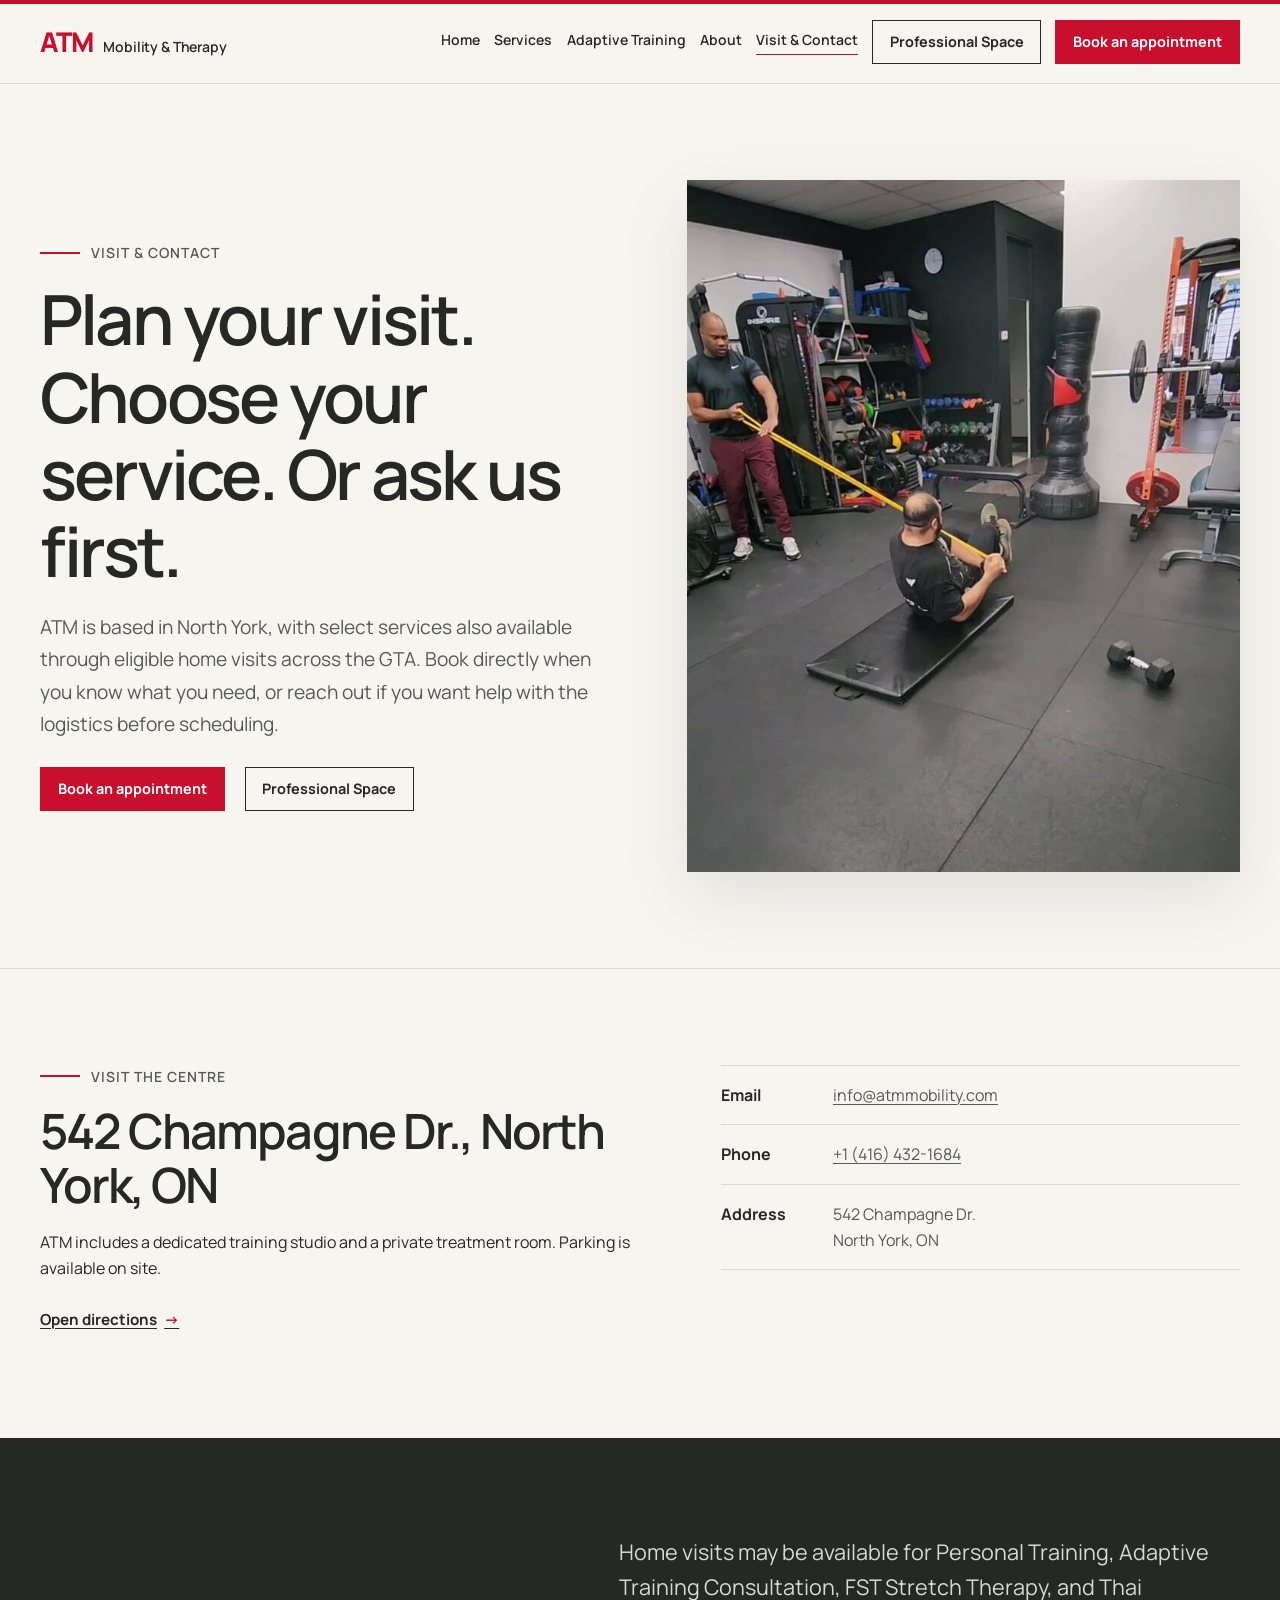
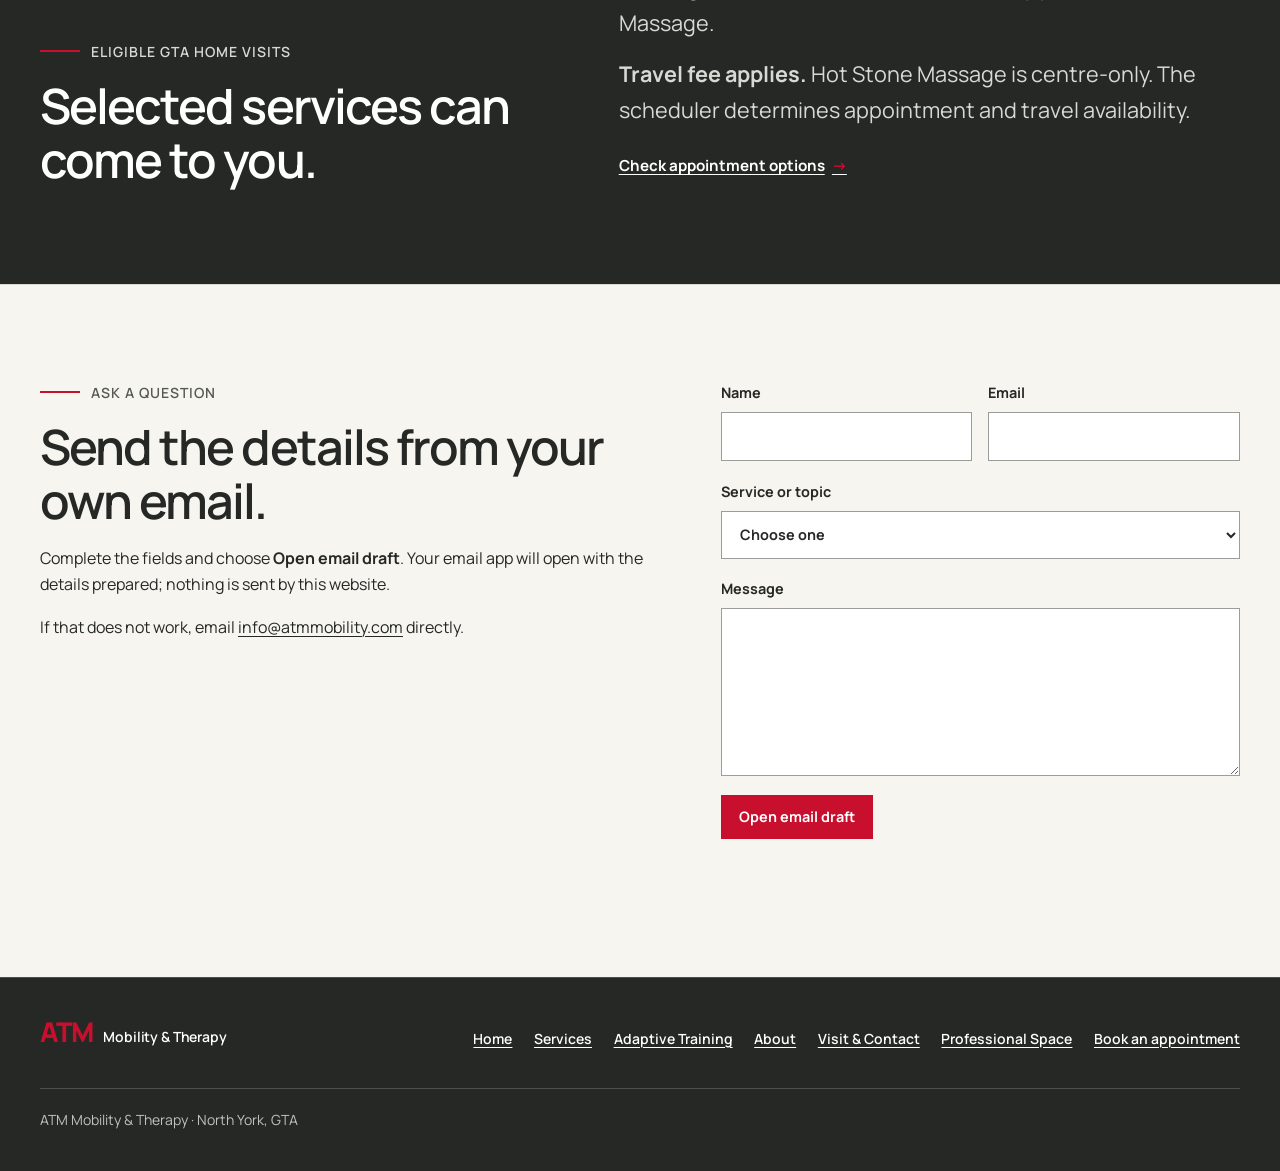
<file: contact.html>
<!DOCTYPE html>
<html lang="en">
<head>
  <meta charset="UTF-8">
  <meta name="viewport" content="width=device-width, initial-scale=1.0">
  <title>Visit &amp; Contact | ATM Mobility &amp; Therapy in North York</title>
  <meta name="description" content="Plan a visit to ATM Mobility &amp; Therapy at 542 Champagne Dr. in North York, check eligible GTA home-visit options, book an appointment, or contact the centre.">
  <meta property="og:title" content="Visit &amp; Contact | ATM Mobility &amp; Therapy in North York">
  <meta property="og:description" content="Plan your visit, check home-visit options, book an appointment, or contact ATM Mobility &amp; Therapy in North York.">
  <meta property="og:type" content="website">
  <meta property="og:url" content="https://atmmobility.com/contact.html">
  <meta property="og:site_name" content="ATM Mobility &amp; Therapy">
  <meta name="twitter:card" content="summary">
  <meta name="twitter:title" content="Visit &amp; Contact | ATM Mobility &amp; Therapy in North York">
  <meta name="twitter:description" content="Plan your visit, check home-visit options, book an appointment, or contact ATM Mobility &amp; Therapy in North York.">
  <link rel="preconnect" href="https://fonts.googleapis.com">
  <link rel="preconnect" href="https://fonts.gstatic.com" crossorigin>
  <link href="https://fonts.googleapis.com/css2?family=Manrope:wght@400;500;600;700;800&amp;display=swap" rel="stylesheet">
  <link rel="canonical" href="https://atmmobility.com/contact.html">
  <link rel="stylesheet" href="assets/site.css">
  <script type="application/ld+json">
  {
    "@context": "https://schema.org",
    "@type": "ContactPage",
    "name": "Visit & Contact ATM Mobility & Therapy",
    "url": "https://atmmobility.com/contact.html",
    "mainEntity": {
      "@type": "LocalBusiness",
      "name": "ATM Mobility & Therapy",
      "address": {"@type": "PostalAddress", "streetAddress": "542 Champagne Dr.", "addressLocality": "North York", "addressRegion": "ON", "addressCountry": "CA"},
      "telephone": "+1-416-432-1684",
      "email": "info@atmmobility.com"
    }
  }
  </script>
</head>
<body>
  <a class="skip-link" href="#main">Skip to content</a>
  <header class="site-header">
    <a class="brand" href="index.html" aria-label="ATM Mobility &amp; Therapy home">ATM <span>Mobility &amp; Therapy</span></a>
    <button data-menu-toggle aria-expanded="false" aria-controls="site-menu" hidden>Menu</button>
    <nav id="site-menu" aria-label="Main navigation">
      <a href="index.html">Home</a>
      <a href="services.html">Services</a>
      <a href="adaptive-training.html">Adaptive Training</a>
      <a href="about.html">About</a>
      <a href="contact.html" aria-current="page">Visit &amp; Contact</a>
      <a class="button button-outline" href="professional-space.html">Professional Space</a>
      <a class="button" href="https://atm-practice-manager.onrender.com/schedule">Book an appointment</a>
    </nav>
  </header>

  <main id="main">
    <section class="page-intro contact-intro" aria-labelledby="page-title">
      <div class="wrap media-split">
        <div>
          <p class="eyebrow">Visit &amp; Contact</p>
          <h1 id="page-title">Plan your visit. Choose your service. Or ask us first.</h1>
          <p class="lede">ATM is based in North York, with select services also available through eligible home visits across the GTA. Book directly when you know what you need, or reach out if you want help with the logistics before scheduling.</p>
          <div class="actions"><a class="button" href="https://atm-practice-manager.onrender.com/schedule">Book an appointment</a><a class="button button-outline" href="professional-space.html">Professional Space</a></div>
        </div>
        <figure class="editorial-media editorial-media-training">
          <img src="training.jpg" alt="A trainer coaching a client in the ATM training studio" width="731" height="1568" fetchpriority="high">
        </figure>
      </div>
    </section>

    <section class="marketing-section" id="visit" aria-labelledby="visit-heading">
      <div class="wrap contact-grid">
        <div class="rich-text">
          <p class="eyebrow">Visit the centre</p>
          <h2 id="visit-heading">542 Champagne Dr., North York, ON</h2>
          <p>ATM includes a dedicated training studio and a private treatment room. Parking is available on site.</p>
          <p><a class="text-link" href="https://www.google.com/maps/search/?api=1&amp;query=542+Champagne+Dr%2C+North+York%2C+ON" target="_blank" rel="noopener">Open directions</a></p>
        </div>
        <dl class="contact-details">
          <div><dt>Email</dt><dd><a href="mailto:info@atmmobility.com">info@atmmobility.com</a></dd></div>
          <div><dt>Phone</dt><dd><a href="tel:+14164321684">+1 (416) 432-1684</a></dd></div>
          <div><dt>Address</dt><dd>542 Champagne Dr.<br>North York, ON</dd></div>
        </dl>
      </div>
    </section>

    <section class="statement-band" id="in-home" aria-labelledby="home-heading">
      <div class="wrap statement-grid">
        <div>
          <p class="eyebrow">Eligible GTA home visits</p>
          <h2 id="home-heading">Selected services can come to you.</h2>
        </div>
        <div class="statement-copy home-visit-copy">
          <p>Home visits may be available for Personal Training, Adaptive Training Consultation, FST Stretch Therapy, and Thai Massage.</p>
          <p><strong>Travel fee applies.</strong> Hot Stone Massage is centre-only. The scheduler determines appointment and travel availability.</p>
          <p><a class="text-link" href="https://atm-practice-manager.onrender.com/schedule">Check appointment options</a></p>
        </div>
      </div>
    </section>

    <section class="marketing-section" id="contact" aria-labelledby="contact-heading">
      <div class="wrap contact-grid">
        <div class="rich-text">
          <p class="eyebrow">Ask a question</p>
          <h2 id="contact-heading">Send the details from your own email.</h2>
          <p>Complete the fields and choose <strong>Open email draft</strong>. Your email app will open with the details prepared; nothing is sent by this website.</p>
          <p>If that does not work, email <a href="mailto:info@atmmobility.com">info@atmmobility.com</a> directly.</p>
        </div>
        <form class="contact-form" data-contact-form action="mailto:info@atmmobility.com" method="post" enctype="text/plain">
          <div class="form-grid">
            <label>Name<input type="text" name="name" autocomplete="name" required></label>
            <label>Email<input type="email" name="email" autocomplete="email" required></label>
          </div>
          <label>Service or topic
            <select name="service" required>
              <option value="">Choose one</option>
              <option>Personal Training</option>
              <option>Adaptive Training</option>
              <option>FST Stretch Therapy</option>
              <option>Hot Stone Massage</option>
              <option>Thai Massage</option>
              <option>Professional Space</option>
              <option>General Inquiry</option>
            </select>
          </label>
          <label>Message<textarea name="message" rows="6" required></textarea></label>
          <button class="button" type="submit">Open email draft</button>
          <p class="contact-status" data-contact-status aria-live="polite"></p>
        </form>
      </div>
    </section>
  </main>

  <footer class="site-footer">
    <div class="wrap footer-grid">
      <a class="brand" href="index.html" aria-label="ATM Mobility &amp; Therapy home">ATM <span>Mobility &amp; Therapy</span></a>
      <nav class="footer-links" aria-label="Footer navigation"><a href="index.html">Home</a><a href="services.html">Services</a><a href="adaptive-training.html">Adaptive Training</a><a href="about.html">About</a><a href="contact.html">Visit &amp; Contact</a><a href="professional-space.html">Professional Space</a><a href="https://atm-practice-manager.onrender.com/schedule">Book an appointment</a></nav>
      <p class="footer-note">ATM Mobility &amp; Therapy · North York, GTA</p>
    </div>
  </footer>
  <script src="assets/site.js" defer></script>
</body>
</html>
</file>
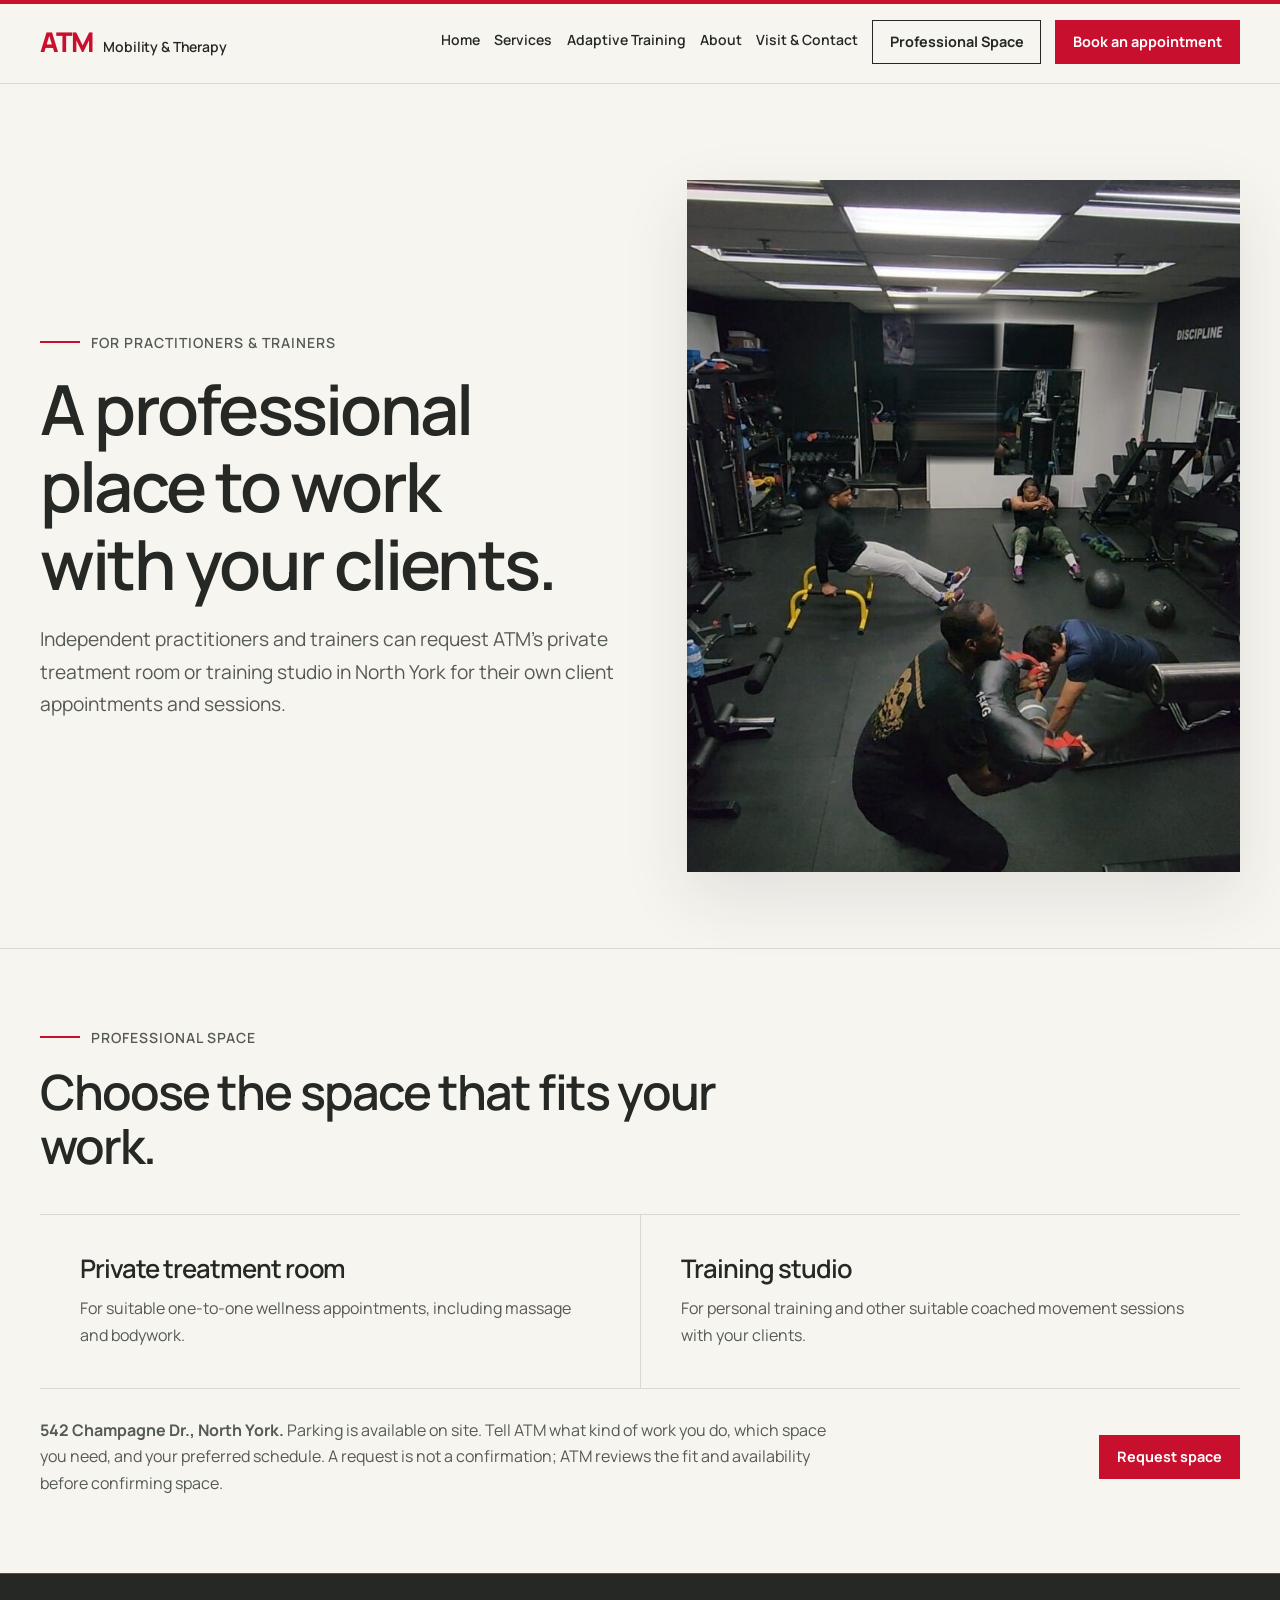
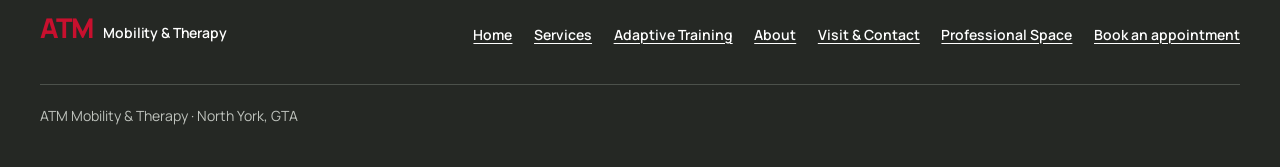
<file: our-space.html>
<!DOCTYPE html>
<html lang="en">
<head>
  <meta charset="UTF-8">
  <meta name="viewport" content="width=device-width, initial-scale=1.0">
  <title>Professional Space | ATM Mobility &amp; Therapy</title>
  <meta name="description" content="Explore professional treatment and training space at ATM Mobility &amp; Therapy.">
  <link rel="canonical" href="https://atmmobility.com/professional-space.html">
  <meta http-equiv="refresh" content="3;url=professional-space.html">
  <link rel="stylesheet" href="assets/site.css">
</head>
<body data-target="professional-space.html">
  <main class="page-intro"><div class="wrap"><p class="eyebrow">Page moved</p><h1>Professional-space details have moved.</h1><p class="lede">Explore the <a href="professional-space.html">Professional Space page</a> for treatment-room and training-studio details.</p></div></main>
  <script src="assets/legacy-route.js" defer></script>
</body>
</html>
</file>
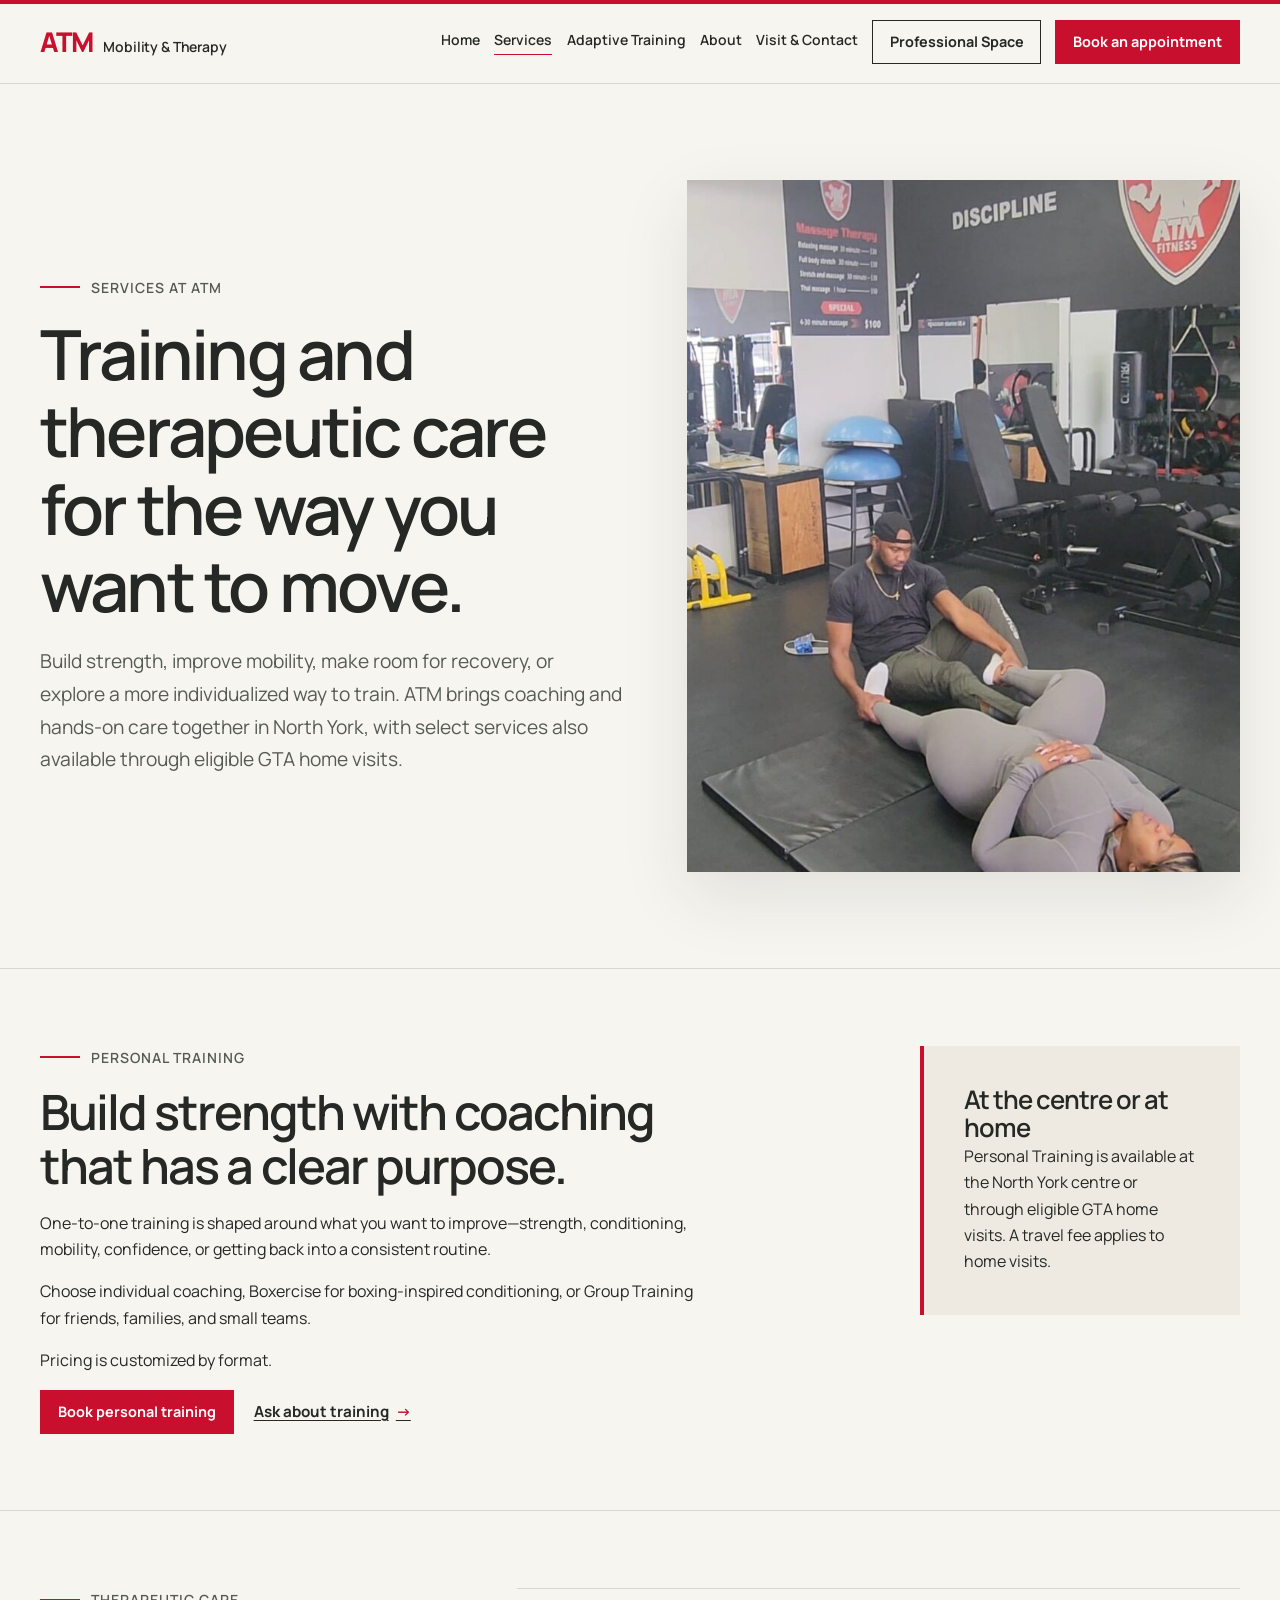
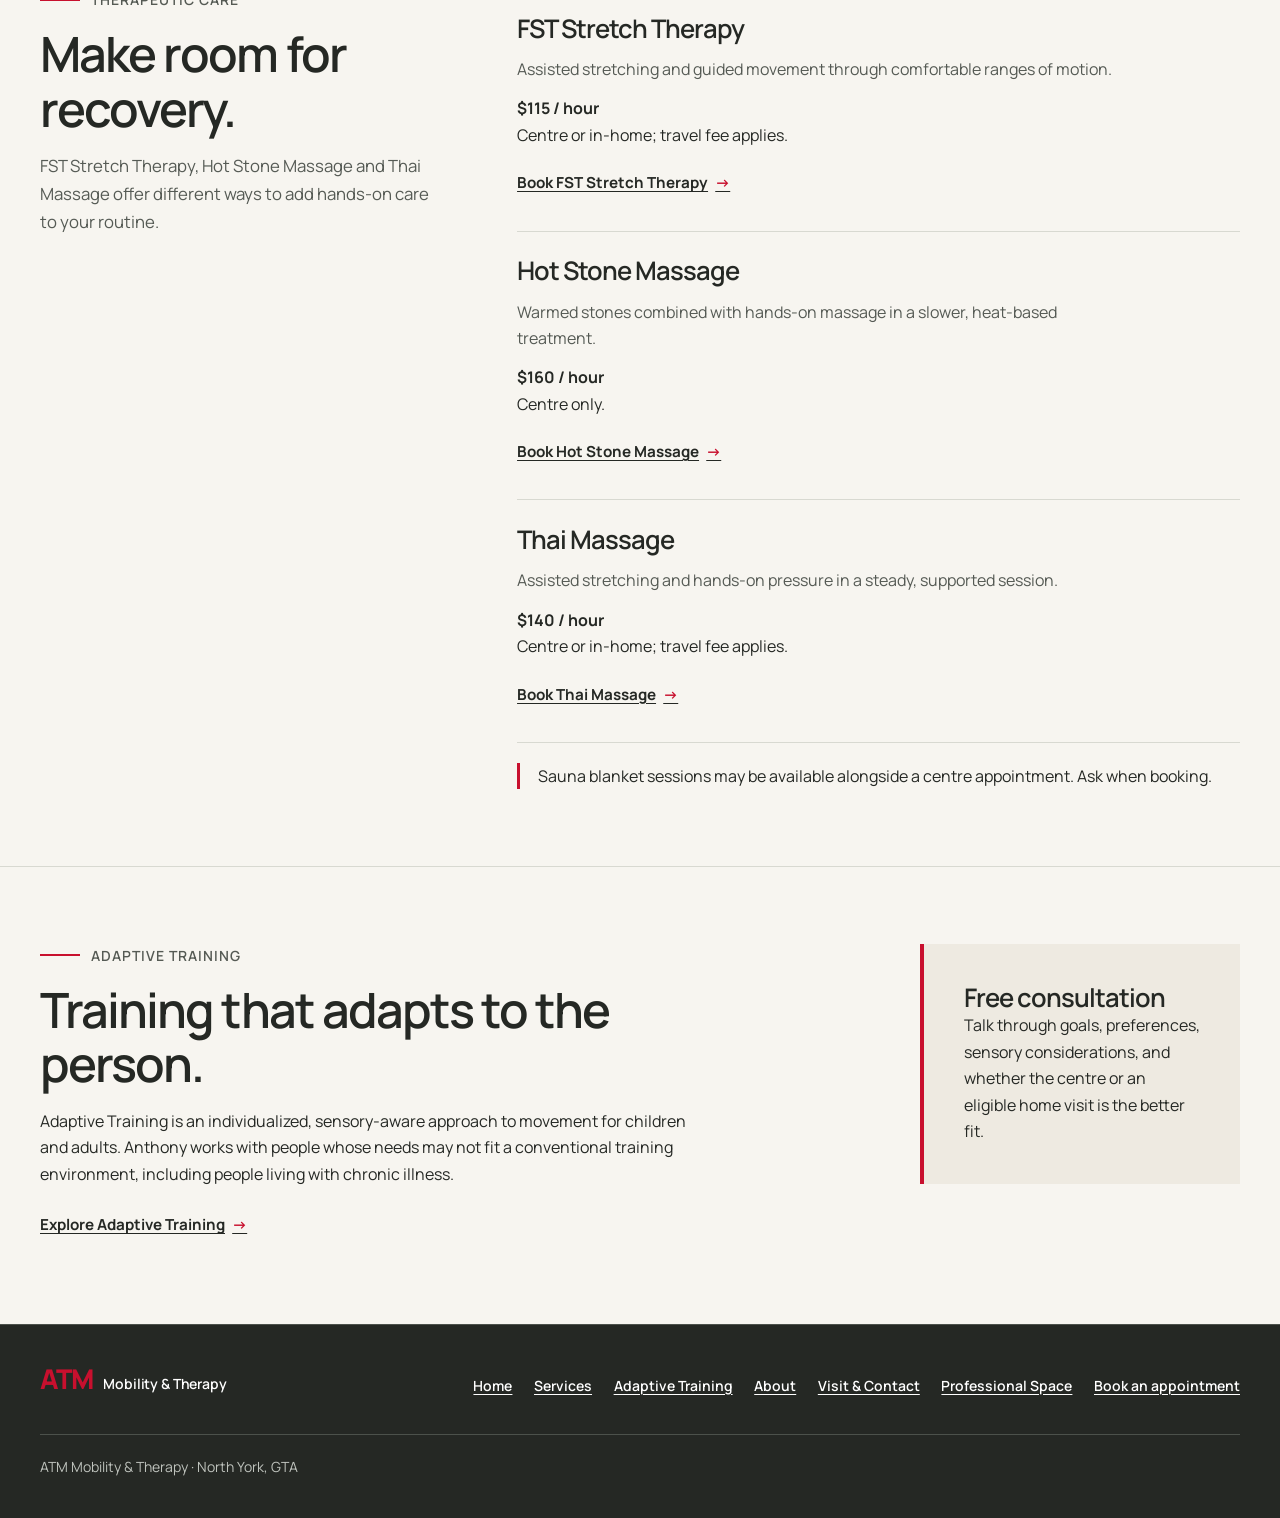
<file: personal-training.html>
<!DOCTYPE html>
<html lang="en">
<head>
  <meta charset="UTF-8">
  <meta name="viewport" content="width=device-width, initial-scale=1.0">
  <title>Personal Training | ATM Mobility &amp; Therapy</title>
  <meta name="description" content="ATM Personal Training is now part of the consolidated Services page.">
  <link rel="canonical" href="https://atmmobility.com/services.html">
  <meta http-equiv="refresh" content="3;url=services.html#personal-training">
  <link rel="stylesheet" href="assets/site.css">
</head>
<body data-target="services.html#personal-training">
  <main class="page-intro"><div class="wrap"><p class="eyebrow">Page moved</p><h1>Personal Training has moved.</h1><p class="lede">Personal training is now on our <a href="services.html#personal-training">Services page</a>.</p></div></main>
  <script src="assets/legacy-route.js" defer></script>
</body>
</html>
</file>
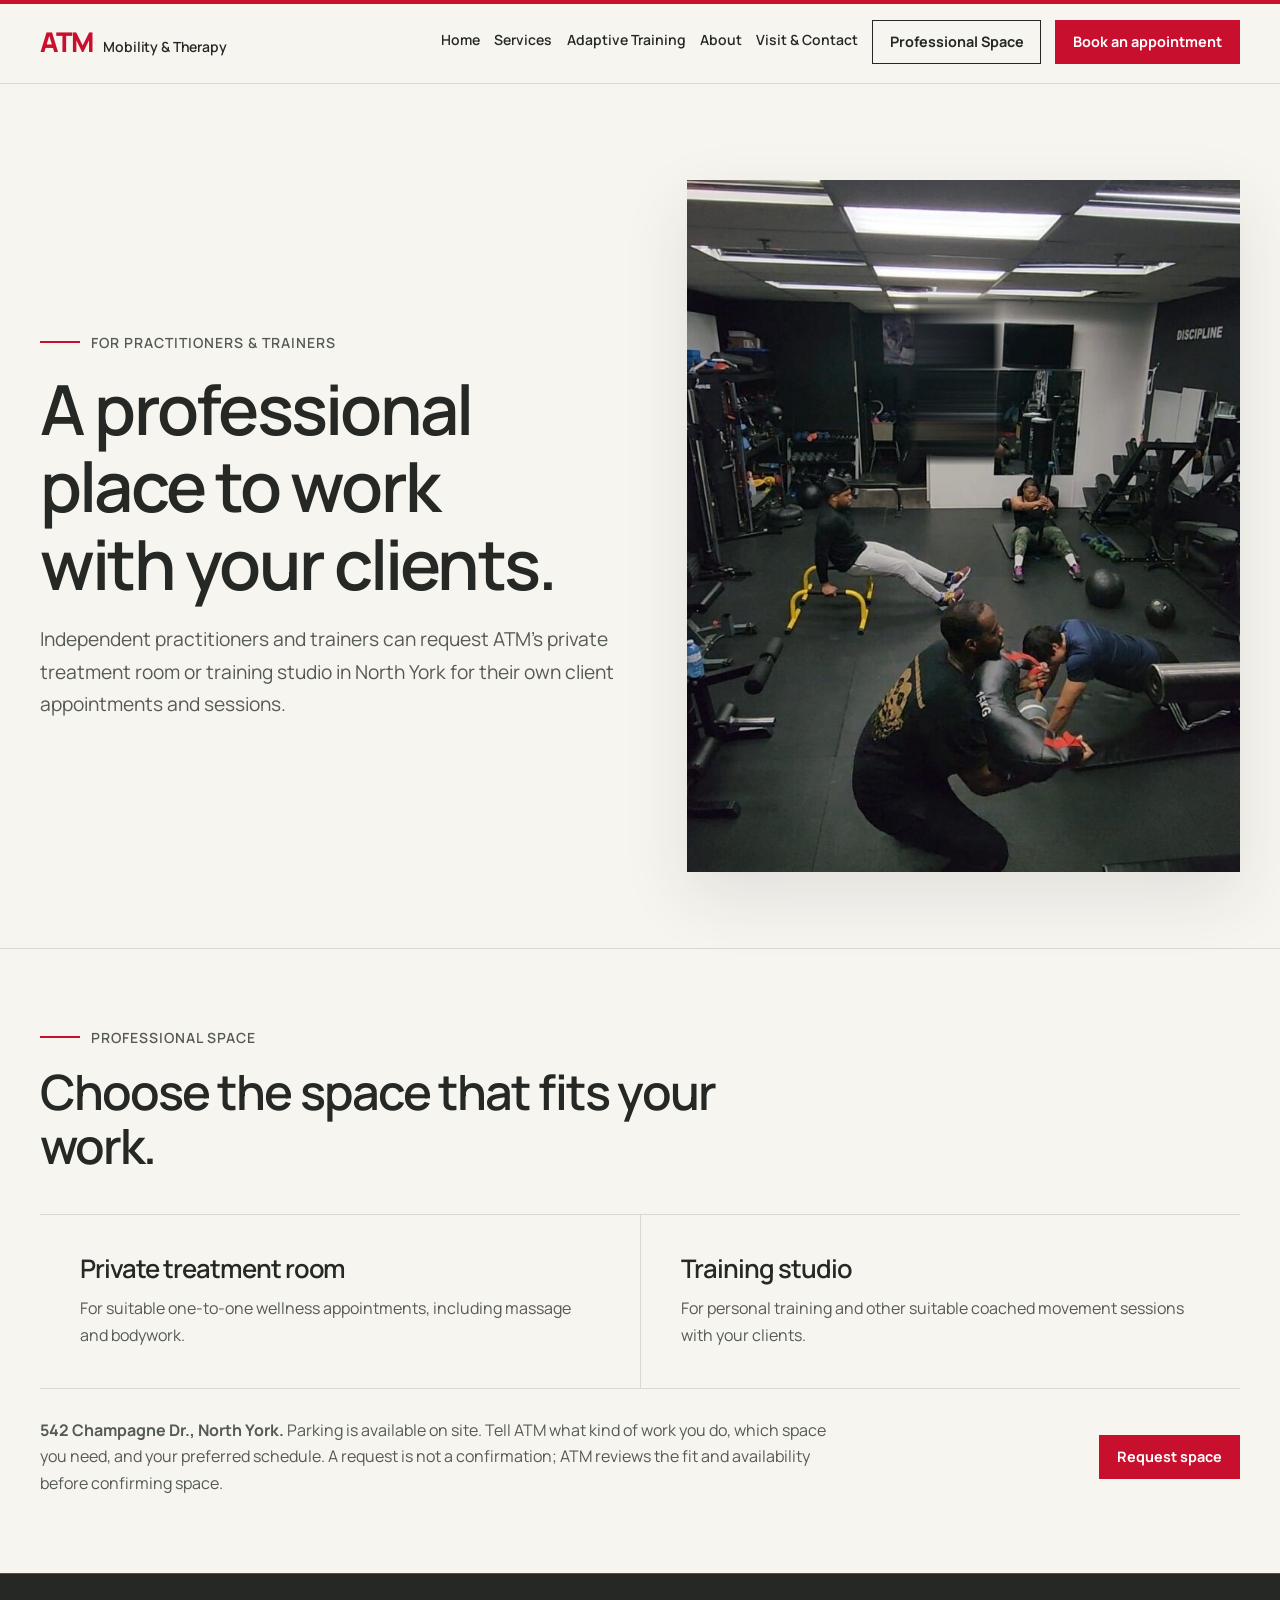
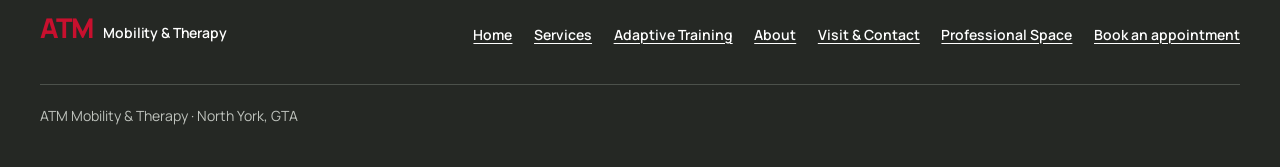
<file: professional-space.html>
<!DOCTYPE html>
<html lang="en">
<head>
  <meta charset="UTF-8">
  <meta name="viewport" content="width=device-width, initial-scale=1.0">
  <title>Professional Space | Treatment room and training studio at ATM</title>
  <meta name="description" content="Independent practitioners and trainers can request ATM's private treatment room or training studio in North York for their own client appointments.">
  <meta property="og:title" content="Professional Space | Treatment room and training studio at ATM">
  <meta property="og:description" content="Explore professional treatment and training space at ATM Mobility &amp; Therapy in North York, then request the space that fits your work.">
  <meta property="og:type" content="website">
  <meta property="og:url" content="https://atmmobility.com/professional-space.html">
  <meta property="og:site_name" content="ATM Mobility &amp; Therapy">
  <meta name="twitter:card" content="summary">
  <meta name="twitter:title" content="Professional Space | ATM Mobility &amp; Therapy">
  <meta name="twitter:description" content="Private treatment room and training studio for independent practitioners and trainers in North York.">
  <link rel="preconnect" href="https://fonts.googleapis.com">
  <link rel="preconnect" href="https://fonts.gstatic.com" crossorigin>
  <link href="https://fonts.googleapis.com/css2?family=Manrope:wght@400;500;600;700;800&amp;display=swap" rel="stylesheet">
  <link rel="canonical" href="https://atmmobility.com/professional-space.html">
  <link rel="stylesheet" href="assets/site.css">
  <script type="application/ld+json">
  {
    "@context": "https://schema.org",
    "@type": "WebPage",
    "name": "Professional Space at ATM Mobility & Therapy",
    "url": "https://atmmobility.com/professional-space.html",
    "description": "Professional treatment and training space for independent practitioners and trainers in North York.",
    "about": {
      "@type": "LocalBusiness",
      "name": "ATM Mobility & Therapy",
      "address": {
        "@type": "PostalAddress",
        "streetAddress": "542 Champagne Dr.",
        "addressLocality": "North York",
        "addressRegion": "ON",
        "addressCountry": "CA"
      }
    }
  }
  </script>
</head>
<body>
  <a class="skip-link" href="#main">Skip to content</a>
  <header class="site-header">
    <a class="brand" href="index.html" aria-label="ATM Mobility &amp; Therapy home">ATM <span>Mobility &amp; Therapy</span></a>
    <button data-menu-toggle aria-expanded="false" aria-controls="site-menu" hidden>Menu</button>
    <nav id="site-menu" aria-label="Main navigation">
      <a href="index.html">Home</a>
      <a href="services.html">Services</a>
      <a href="adaptive-training.html">Adaptive Training</a>
      <a href="about.html">About</a>
      <a href="contact.html">Visit &amp; Contact</a>
      <a class="button button-outline" href="professional-space.html" aria-current="page">Professional Space</a>
      <a class="button" href="https://atm-practice-manager.onrender.com/schedule">Book an appointment</a>
    </nav>
  </header>

  <main id="main">
    <section class="page-intro professional-space-intro" aria-labelledby="page-title">
      <div class="wrap media-split">
        <div>
          <p class="eyebrow">For practitioners &amp; trainers</p>
          <h1 id="page-title">A professional place to work with your clients.</h1>
          <p class="lede">Independent practitioners and trainers can request ATM’s private treatment room or training studio in North York for their own client appointments and sessions.</p>
        </div>
        <figure class="editorial-media">
          <img src="group.jpg" alt="A group training session in the ATM training studio" width="731" height="1568" fetchpriority="high">
        </figure>
      </div>
    </section>

    <section class="detail-section" id="spaces" aria-labelledby="spaces-heading">
      <div class="wrap">
        <div class="space-section-heading">
          <p class="eyebrow">Professional Space</p>
          <h2 id="spaces-heading">Choose the space that fits your work.</h2>
        </div>
        <div class="space-options">
          <article class="space-option" id="treatment-room">
            <h3>Private treatment room</h3>
            <p>For suitable one-to-one wellness appointments, including massage and bodywork.</p>
          </article>
          <article class="space-option" id="training-studio">
            <h3>Training studio</h3>
            <p>For personal training and other suitable coached movement sessions with your clients.</p>
          </article>
        </div>
        <div class="professional-space-request">
          <p><strong>542 Champagne Dr., North York.</strong> Parking is available on site. Tell ATM what kind of work you do, which space you need, and your preferred schedule. A request is not a confirmation; ATM reviews the fit and availability before confirming space.</p>
          <a class="button" href="https://atm-practice-manager.onrender.com/request-space">Request space</a>
        </div>
      </div>
    </section>
  </main>

  <footer class="site-footer">
    <div class="wrap footer-grid">
      <a class="brand" href="index.html" aria-label="ATM Mobility &amp; Therapy home">ATM <span>Mobility &amp; Therapy</span></a>
      <nav class="footer-links" aria-label="Footer navigation"><a href="index.html">Home</a><a href="services.html">Services</a><a href="adaptive-training.html">Adaptive Training</a><a href="about.html">About</a><a href="contact.html">Visit &amp; Contact</a><a href="professional-space.html">Professional Space</a><a href="https://atm-practice-manager.onrender.com/schedule">Book an appointment</a></nav>
      <p class="footer-note">ATM Mobility &amp; Therapy · North York, GTA</p>
    </div>
  </footer>
  <script src="assets/site.js" defer></script>
</body>
</html>
</file>
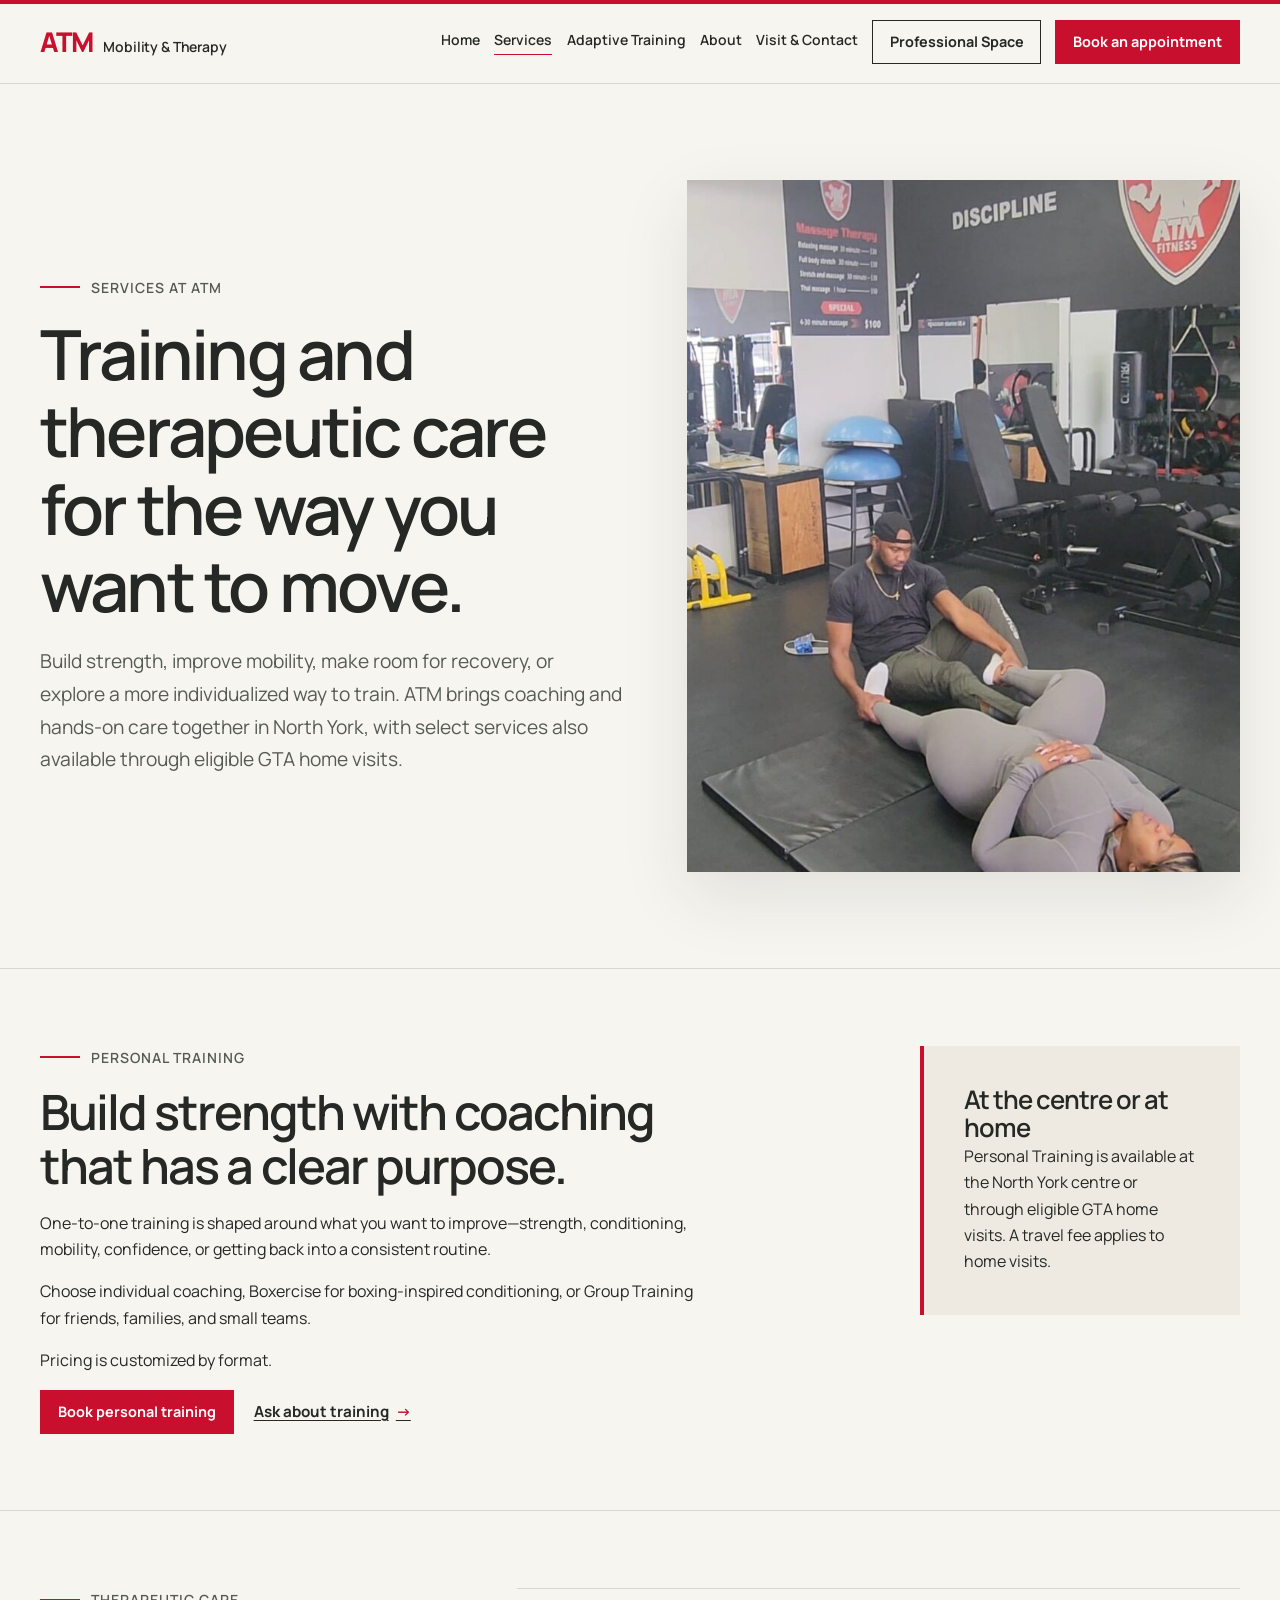
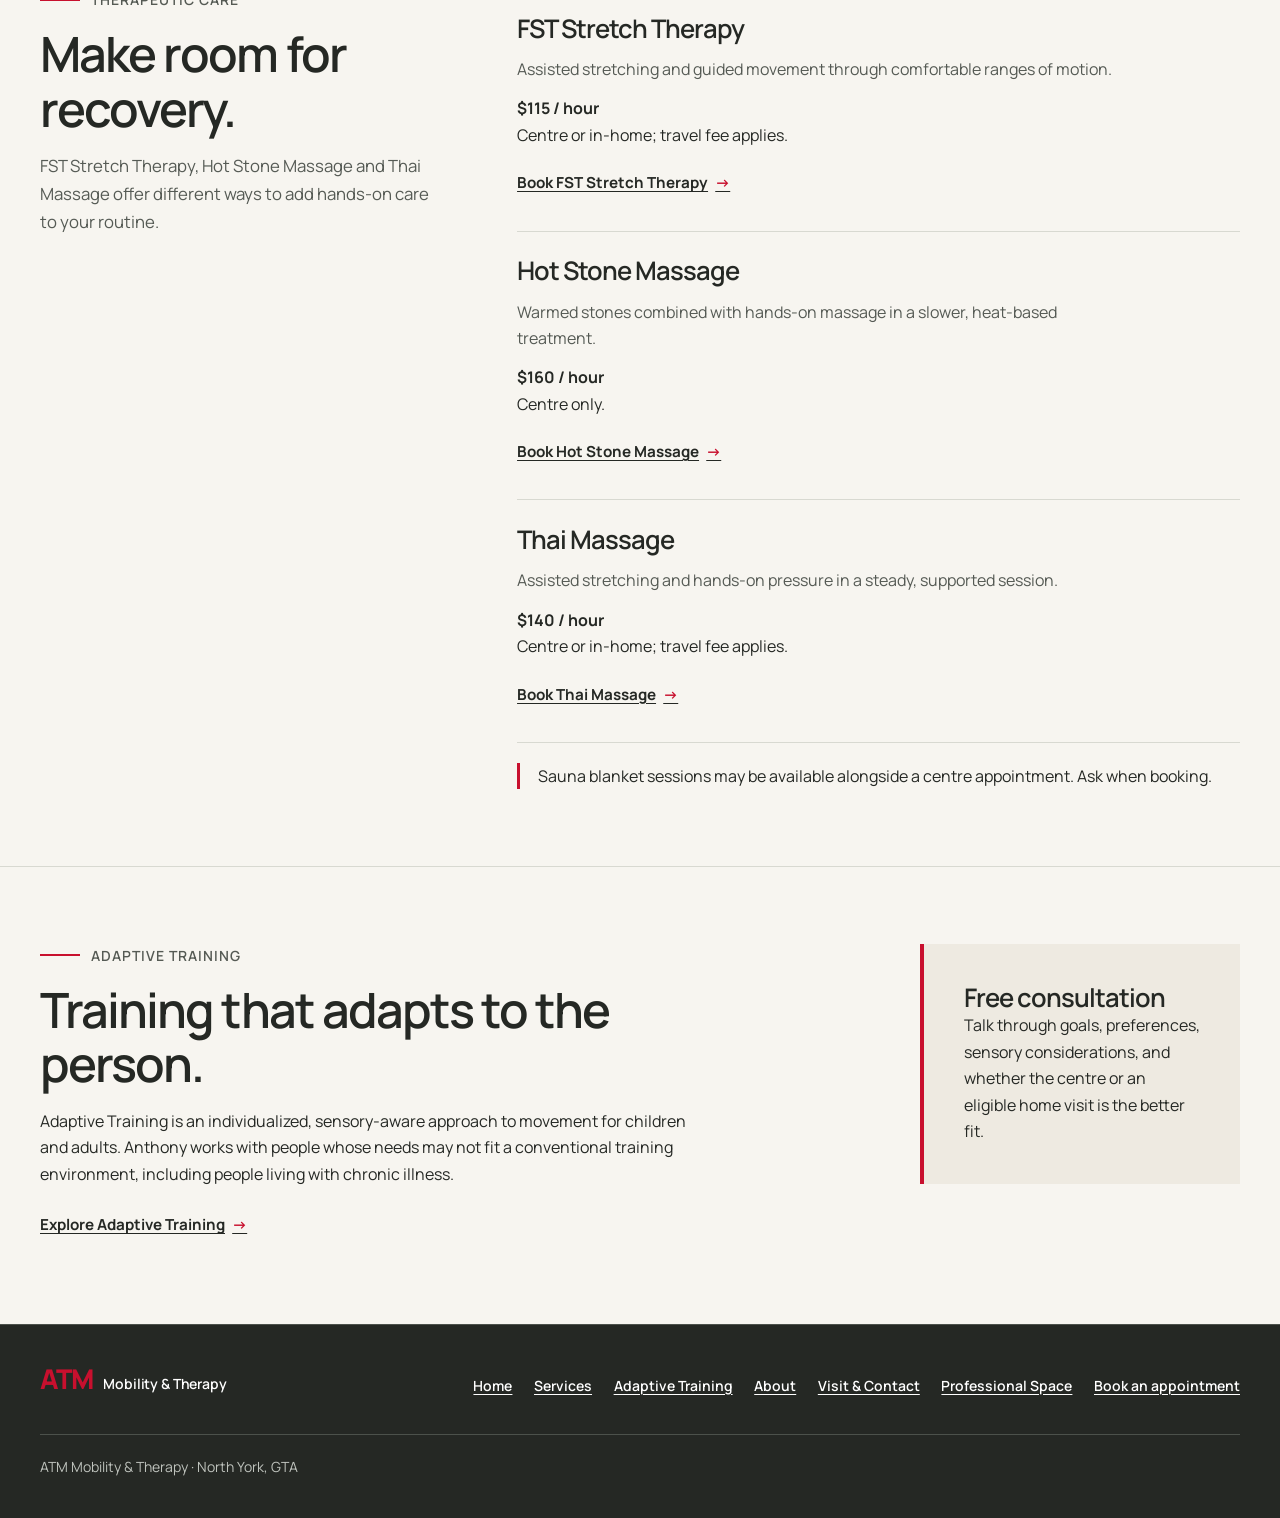
<file: services.html>
<!DOCTYPE html>
<html lang="en">
<head>
  <meta charset="UTF-8">
  <meta name="viewport" content="width=device-width, initial-scale=1.0">
  <title>Services | Personal training and therapeutic care at ATM</title>
  <meta name="description" content="Explore personal training, FST Stretch Therapy, Hot Stone Massage, Thai Massage, and Adaptive Training at ATM Mobility &amp; Therapy in North York, with select GTA home visits.">
  <meta property="og:title" content="Services | Personal training and therapeutic care at ATM">
  <meta property="og:description" content="Training, mobility, massage, and adaptive support at ATM Mobility &amp; Therapy in North York, with select GTA home visits.">
  <meta property="og:type" content="website">
  <meta property="og:url" content="https://atmmobility.com/services.html">
  <meta property="og:site_name" content="ATM Mobility &amp; Therapy">
  <meta name="twitter:card" content="summary">
  <meta name="twitter:title" content="Services | Personal training and therapeutic care at ATM">
  <meta name="twitter:description" content="Training, mobility, massage, and adaptive support at ATM Mobility &amp; Therapy in North York, with select GTA home visits.">
  <link rel="preconnect" href="https://fonts.googleapis.com">
  <link rel="preconnect" href="https://fonts.gstatic.com" crossorigin>
  <link href="https://fonts.googleapis.com/css2?family=Manrope:wght@400;500;600;700;800&amp;display=swap" rel="stylesheet">
  <link rel="canonical" href="https://atmmobility.com/services.html">
  <link rel="stylesheet" href="assets/site.css">
  <script type="application/ld+json">
  {
    "@context": "https://schema.org",
    "@graph": [
      {"@type": "Service", "name": "Personal Training", "provider": {"@type": "LocalBusiness", "name": "ATM Mobility & Therapy", "url": "https://atmmobility.com/"}, "description": "One-to-one coaching, Boxercise, and group training at the ATM centre or through eligible GTA home visits.", "url": "https://atmmobility.com/services.html#personal-training"},
      {"@type": "Service", "name": "FST Stretch Therapy", "provider": {"@type": "LocalBusiness", "name": "ATM Mobility & Therapy"}, "description": "Guided assisted stretching at the centre or through eligible GTA home visits.", "offers": {"@type": "Offer", "priceCurrency": "CAD", "price": "115"}, "url": "https://atmmobility.com/services.html#fst"},
      {"@type": "Service", "name": "Hot Stone Massage", "provider": {"@type": "LocalBusiness", "name": "ATM Mobility & Therapy"}, "description": "A centre-based massage using warmed stones and hands-on care.", "offers": {"@type": "Offer", "priceCurrency": "CAD", "price": "160"}, "url": "https://atmmobility.com/services.html#hot-stone"},
      {"@type": "Service", "name": "Thai Massage", "provider": {"@type": "LocalBusiness", "name": "ATM Mobility & Therapy"}, "description": "Assisted stretching and hands-on pressure at the centre or through eligible GTA home visits.", "offers": {"@type": "Offer", "priceCurrency": "CAD", "price": "140"}, "url": "https://atmmobility.com/services.html#thai"}
    ]
  }
  </script>
</head>
<body>
  <a class="skip-link" href="#main">Skip to content</a>
  <header class="site-header">
    <a class="brand" href="index.html" aria-label="ATM Mobility &amp; Therapy home">ATM <span>Mobility &amp; Therapy</span></a>
    <button data-menu-toggle aria-expanded="false" aria-controls="site-menu" hidden>Menu</button>
    <nav id="site-menu" aria-label="Main navigation">
      <a href="index.html">Home</a>
      <a href="services.html" aria-current="page">Services</a>
      <a href="adaptive-training.html">Adaptive Training</a>
      <a href="about.html">About</a>
      <a href="contact.html">Visit &amp; Contact</a>
      <a class="button button-outline" href="professional-space.html">Professional Space</a>
      <a class="button" href="https://atm-practice-manager.onrender.com/schedule">Book an appointment</a>
    </nav>
  </header>

  <main id="main">
    <section class="page-intro services-intro" aria-labelledby="page-title">
      <div class="wrap media-split">
        <div>
          <p class="eyebrow">Services at ATM</p>
          <h1 id="page-title">Training and therapeutic care for the way you want to move.</h1>
          <p class="lede">Build strength, improve mobility, make room for recovery, or explore a more individualized way to train. ATM brings coaching and hands-on care together in North York, with select services also available through eligible GTA home visits.</p>
        </div>
        <figure class="editorial-media editorial-media-therapeutic">
          <img src="thai.jpg" alt="A Thai Massage session in the ATM training space" width="731" height="1568" fetchpriority="high">
        </figure>
      </div>
    </section>

    <section class="detail-section" id="personal-training" aria-labelledby="personal-training-heading">
      <div class="wrap article-grid">
        <div class="rich-text">
          <p class="eyebrow">Personal Training</p>
          <h2 id="personal-training-heading">Build strength with coaching that has a clear purpose.</h2>
          <p>One-to-one training is shaped around what you want to improve—strength, conditioning, mobility, confidence, or getting back into a consistent routine.</p>
          <p>Choose individual coaching, Boxercise for boxing-inspired conditioning, or Group Training for friends, families, and small teams.</p>
          <p>Pricing is customized by format.</p>
          <div class="actions"><a class="button" href="https://atm-practice-manager.onrender.com/schedule?service=personal-training">Book personal training</a><a class="text-link" href="contact.html">Ask about training</a></div>
        </div>
        <aside class="callout"><h3>At the centre or at home</h3><p>Personal Training is available at the North York centre or through eligible GTA home visits. A travel fee applies to home visits.</p></aside>
      </div>
    </section>

    <section class="detail-section" id="therapeutic-care" aria-labelledby="therapeutic-care-heading">
      <div class="wrap section-grid">
        <div>
          <p class="eyebrow">Therapeutic Care</p>
          <h2 id="therapeutic-care-heading">Make room for recovery.</h2>
          <p class="section-intro">FST Stretch Therapy, Hot Stone Massage and Thai Massage offer different ways to add hands-on care to your routine.</p>
        </div>
        <div class="treatment-list">
          <article class="treatment" id="fst"><h3>FST Stretch Therapy</h3><p>Assisted stretching and guided movement through comfortable ranges of motion.</p><p class="treatment-facts"><strong>$115 / hour</strong><br>Centre or in-home; travel fee applies.</p><a class="text-link" href="https://atm-practice-manager.onrender.com/schedule?service=fst-stretch-therapy">Book FST Stretch Therapy</a></article>
          <article class="treatment" id="hot-stone"><h3>Hot Stone Massage</h3><p>Warmed stones combined with hands-on massage in a slower, heat-based treatment.</p><p class="treatment-facts"><strong>$160 / hour</strong><br>Centre only.</p><a class="text-link" href="https://atm-practice-manager.onrender.com/schedule?service=hot-stone-massage">Book Hot Stone Massage</a></article>
          <article class="treatment" id="thai"><h3>Thai Massage</h3><p>Assisted stretching and hands-on pressure in a steady, supported session.</p><p class="treatment-facts"><strong>$140 / hour</strong><br>Centre or in-home; travel fee applies.</p><a class="text-link" href="https://atm-practice-manager.onrender.com/schedule?service=thai-massage">Book Thai Massage</a></article>
          <p class="service-note">Sauna blanket sessions may be available alongside a centre appointment. Ask when booking.</p>
        </div>
      </div>
    </section>

    <section class="detail-section" id="adaptive" aria-labelledby="adaptive-heading">
      <div class="wrap article-grid">
        <div class="rich-text">
          <p class="eyebrow">Adaptive Training</p>
          <h2 id="adaptive-heading">Training that adapts to the person.</h2>
          <p>Adaptive Training is an individualized, sensory-aware approach to movement for children and adults. Anthony works with people whose needs may not fit a conventional training environment, including people living with chronic illness.</p>
          <p><a class="text-link" href="adaptive-training.html">Explore Adaptive Training</a></p>
        </div>
        <aside class="callout"><h3>Free consultation</h3><p>Talk through goals, preferences, sensory considerations, and whether the centre or an eligible home visit is the better fit.</p></aside>
      </div>
    </section>
  </main>

  <footer class="site-footer">
    <div class="wrap footer-grid">
      <a class="brand" href="index.html" aria-label="ATM Mobility &amp; Therapy home">ATM <span>Mobility &amp; Therapy</span></a>
      <nav class="footer-links" aria-label="Footer navigation"><a href="index.html">Home</a><a href="services.html">Services</a><a href="adaptive-training.html">Adaptive Training</a><a href="about.html">About</a><a href="contact.html">Visit &amp; Contact</a><a href="professional-space.html">Professional Space</a><a href="https://atm-practice-manager.onrender.com/schedule">Book an appointment</a></nav>
      <p class="footer-note">ATM Mobility &amp; Therapy · North York, GTA</p>
    </div>
  </footer>
  <script src="assets/site.js" defer></script>
</body>
</html>
</file>
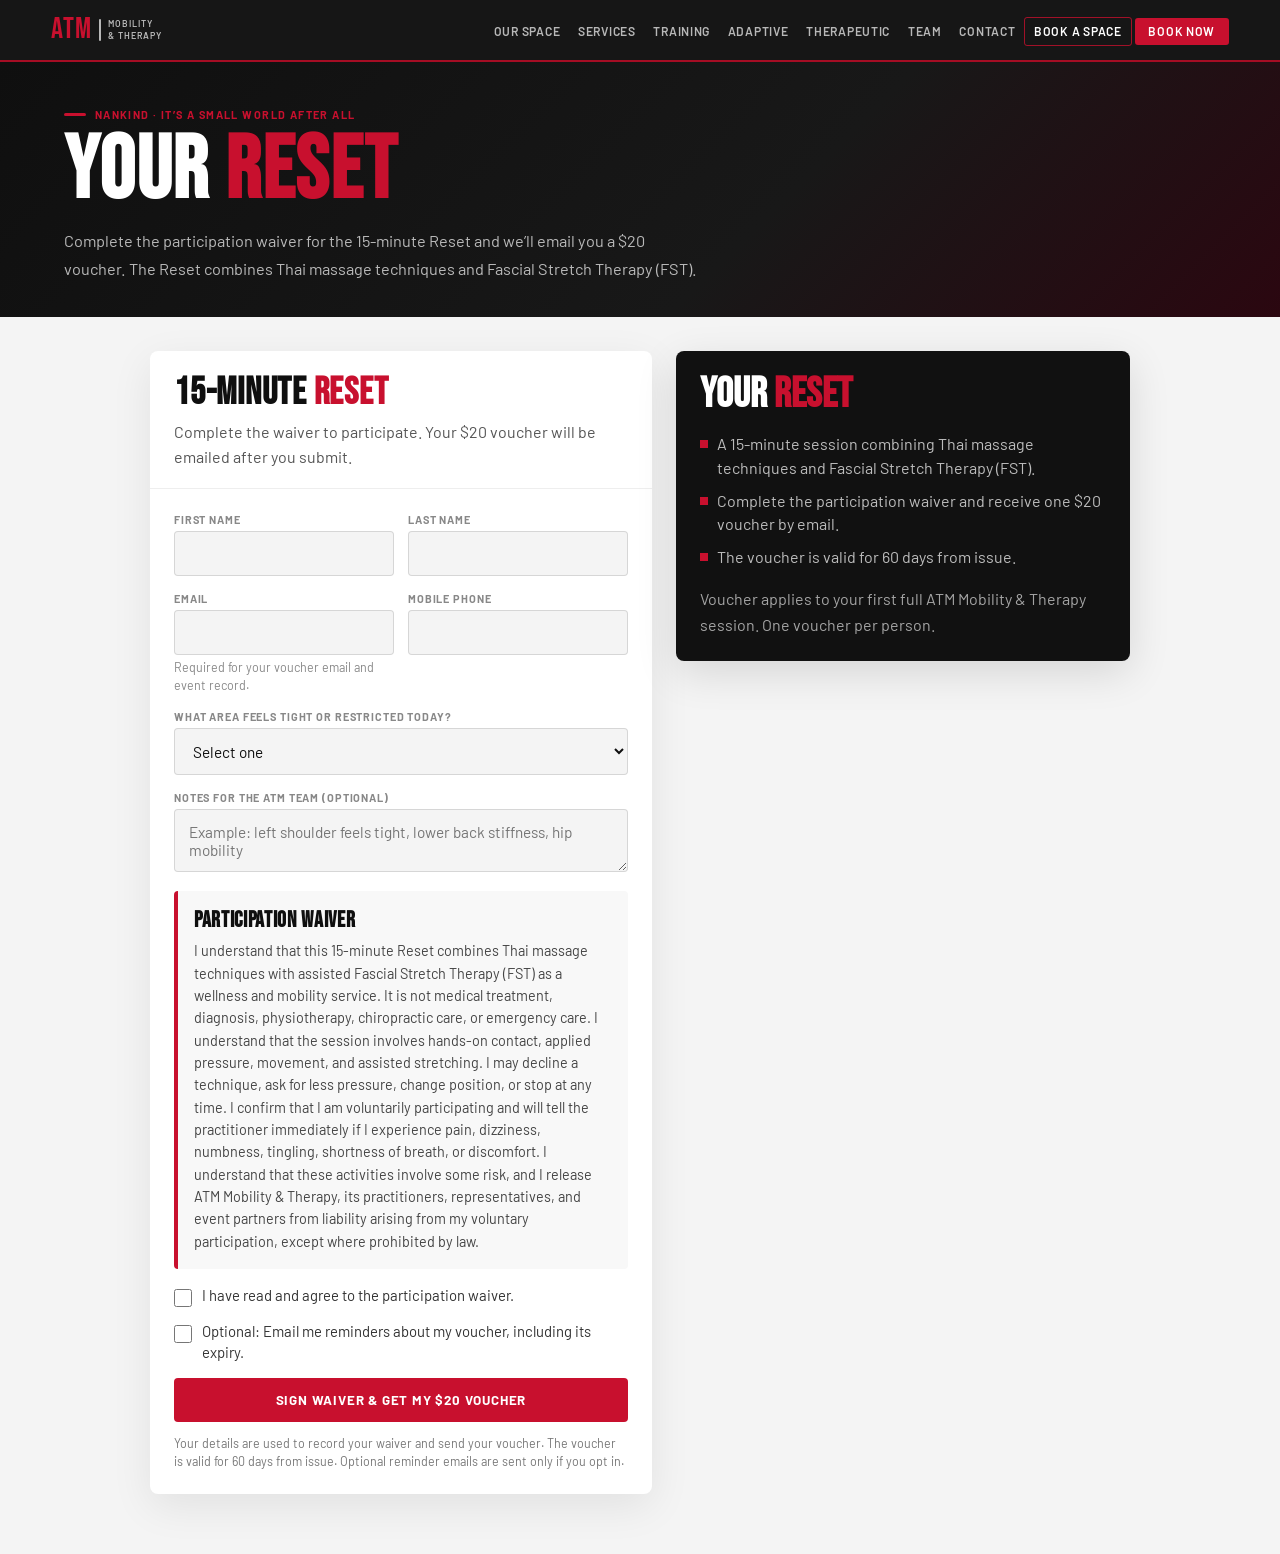
<file: stretch-reset.html>
<!DOCTYPE html>
<html lang="en">
<head>
<meta charset="UTF-8">
<meta name="viewport" content="width=device-width, initial-scale=1.0">
<title>15-Minute Reset | ATM Mobility & Therapy</title>
<meta name="description" content="Sign the participation waiver for the 15-minute Reset and receive a $20 voucher by email.">
<link rel="preconnect" href="https://fonts.googleapis.com">
<link rel="preconnect" href="https://fonts.gstatic.com" crossorigin>
<link href="https://fonts.googleapis.com/css2?family=Bebas+Neue&family=Barlow:wght@300;400;500;600;700&display=swap" rel="stylesheet">
<style>
*,*::before,*::after{box-sizing:border-box;margin:0;padding:0}
:root{--red:#c8102e;--red2:#a50d24;--red3:#e8294a;--blk:#0f0f0f;--blk2:#1a1a1a;--sil:#b8b8b8;--wht:#ffffff;--off:#f4f4f4;--mid:#555;--light:#888;--ok:#0a7a35}
html{scroll-behavior:smooth}body{font-family:"Barlow",sans-serif;background:var(--off);color:var(--blk);overflow-x:hidden}.logo{display:flex;align-items:center;gap:0;text-decoration:none;line-height:1;flex-shrink:0}.logo-atm{font-family:"Bebas Neue",sans-serif;font-size:1.85rem;color:var(--red);letter-spacing:.03em}.logo-bar{width:2px;height:22px;background:var(--sil);margin:0 7px;border-radius:1px;flex-shrink:0}.logo-tag{font-size:.56rem;font-weight:600;color:var(--sil);letter-spacing:.11em;text-transform:uppercase;line-height:1.35}nav{position:fixed;top:0;left:0;right:0;z-index:999;background:rgba(15,15,15,.97);border-bottom:2px solid var(--red2);height:62px;display:flex;align-items:center;padding:0 4%}.nav-inner{display:flex;align-items:center;justify-content:space-between;width:100%}.nav-links{display:flex;align-items:center;gap:0;list-style:none}.nav-links a{color:var(--sil);text-decoration:none;font-size:.76rem;font-weight:600;letter-spacing:.06em;text-transform:uppercase;padding:.38rem .55rem;border-radius:3px;transition:color .18s,background .18s;white-space:nowrap}.nav-links a:hover{color:var(--wht);background:rgba(200,16,46,.2)}.nav-links a.space-link{border:1px solid rgba(200,16,46,.78);color:var(--wht)!important;margin-right:.2rem}
.nav-links a.space-link:hover{background:rgba(200,16,46,.28);border-color:var(--red)}
.nav-links a.hl{background:var(--red);color:var(--wht)!important;padding:.38rem .85rem}.hamburger{display:none;flex-direction:column;gap:5px;cursor:pointer;background:none;border:none;padding:4px}.hamburger span{display:block;width:22px;height:2px;background:var(--sil);border-radius:1px}.wrap{padding-top:62px}.hero{background:linear-gradient(135deg,#0f0f0f 0%,#181818 60%,#2b0710 100%);color:#fff;padding:46px 5% 34px}.eyebrow{display:flex;align-items:center;gap:.55rem;margin-bottom:.7rem}.eyebrow .ln{width:22px;height:3px;background:var(--red);border-radius:2px}.eyebrow span{font-size:.68rem;font-weight:700;color:var(--red);letter-spacing:.13em;text-transform:uppercase}h1{font-family:"Bebas Neue",sans-serif;font-size:clamp(3rem,8vw,5.5rem);line-height:.9;letter-spacing:.02em;margin-bottom:1rem}h1 .r{color:var(--red)}.hero p{font-size:1.02rem;color:rgba(255,255,255,.7);line-height:1.7;max-width:640px}.section{padding:34px 5% 60px}.shell{max-width:980px;margin:0 auto;display:grid;grid-template-columns:1.05fr .95fr;gap:24px;align-items:start}.card{background:#fff;border-radius:8px;box-shadow:0 12px 42px rgba(0,0,0,.08);overflow:hidden}.card-head{padding:24px 24px 18px;border-bottom:1px solid #eee}.card-head h2{font-family:"Bebas Neue",sans-serif;font-size:2.35rem;letter-spacing:.02em;line-height:.95}.card-head p{color:var(--mid);line-height:1.6;margin-top:8px}.form{padding:24px}.grid{display:grid;grid-template-columns:1fr 1fr;gap:14px}.field{margin-bottom:16px}.field label{display:block;font-size:.68rem;font-weight:700;color:var(--light);letter-spacing:.08em;text-transform:uppercase;margin-bottom:.32rem}.field input,.field textarea,.field select{width:100%;background:var(--off);border:1.5px solid rgba(0,0,0,.12);border-radius:4px;padding:.78rem .9rem;color:var(--blk);font-family:"Barlow",sans-serif;font-size:.96rem;outline:none;transition:border-color .2s,background .2s}.field input:focus,.field textarea:focus,.field select:focus{border-color:var(--red);background:#fff}.help{font-size:.78rem;color:var(--light);margin-top:.28rem;line-height:1.4}.waiver{background:#f8f8f8;border-left:4px solid var(--red);padding:16px;margin:6px 0 16px;border-radius:4px}.waiver h3{font-family:"Bebas Neue",sans-serif;font-size:1.4rem;letter-spacing:.03em;margin-bottom:6px}.waiver p{font-size:.9rem;color:#444;line-height:1.55}.check{display:flex;gap:10px;align-items:flex-start;margin:14px 0}.check input{margin-top:4px;accent-color:var(--red);width:18px;height:18px;flex-shrink:0}.check label{font-size:.93rem;line-height:1.45;color:#333}.btn{background:var(--red);color:#fff;width:100%;border:0;border-radius:4px;padding:14px 18px;font-family:"Barlow",sans-serif;font-weight:700;letter-spacing:.06em;text-transform:uppercase;cursor:pointer;transition:background .2s,opacity .2s}.btn:hover{background:var(--red3)}.btn:disabled{opacity:.6;cursor:not-allowed}.error{display:none;background:#fff0f2;border:1px solid #f1b4be;color:#8a0018;padding:12px;border-radius:4px;margin-bottom:14px;font-weight:600}.privacy{font-size:.78rem;color:#777;line-height:1.45;margin-top:12px}.hidden{display:none}.side{display:flex;flex-direction:column;gap:18px}.offer{background:#111;color:#fff;padding:24px;border-radius:8px;box-shadow:0 12px 42px rgba(0,0,0,.12);position:sticky;top:82px}.offer h2{font-family:"Bebas Neue",sans-serif;font-size:2.6rem;line-height:.95}.offer h2 .r{color:var(--red)}.offer ul{list-style:none;margin:18px 0;display:flex;flex-direction:column;gap:10px}.offer li{display:flex;gap:9px;color:rgba(255,255,255,.72);line-height:1.45}.offer li::before{content:"";width:8px;height:8px;background:var(--red);margin-top:8px;flex-shrink:0}.voucher-panel{display:none;padding:24px;text-align:center}.voucher-panel h2{font-family:"Bebas Neue",sans-serif;font-size:3rem;color:var(--ok);line-height:.95}.voucher-panel p{color:#444;line-height:1.6;margin:.65rem 0}.voucher{background:#111;color:#fff;border-radius:7px;margin:18px auto;padding:18px;max-width:400px}.voucher .label{font-size:.7rem;text-transform:uppercase;letter-spacing:.12em;color:var(--sil);font-weight:700}.voucher .code{font-family:"Bebas Neue",sans-serif;font-size:3rem;letter-spacing:.08em;color:#fff}.book{display:inline-block;background:var(--red);color:#fff;text-decoration:none;border-radius:4px;padding:13px 24px;font-weight:700;letter-spacing:.06em;text-transform:uppercase;margin-top:8px}.small{font-size:.84rem;color:#777}.site-hp{position:absolute;left:-9999px;opacity:0}@media(max-width:850px){.shell{grid-template-columns:1fr}.offer{position:static}.grid{grid-template-columns:1fr}.nav-links{display:none;flex-direction:column;position:fixed;top:62px;left:0;right:0;background:rgba(15,15,15,.98);padding:1.5rem 5%;gap:.35rem;border-top:1px solid rgba(200,16,46,.3)}.nav-links.open{display:flex}.hamburger{display:flex}.hero{padding-top:36px}h1{font-size:3.5rem}.section{padding-left:4%;padding-right:4%}}
.choice-fields{border:0;margin:0 0 20px;padding:0}.choice-fields legend{font-weight:700;font-size:1rem;margin-bottom:10px}.choice-card{display:flex;gap:10px;align-items:flex-start;background:#f8f8f8;border:1px solid #ddd;border-radius:5px;padding:12px;margin:8px 0;cursor:pointer}.choice-card:has(input:checked){border-color:var(--red);box-shadow:0 0 0 1px var(--red)}.choice-card input{margin-top:4px;accent-color:var(--red);flex-shrink:0}.choice-card strong,.choice-card small{display:block}.choice-card small{color:#666;line-height:1.4;margin-top:3px}.result-voucher{background:#111;color:#fff;border-radius:7px;margin:18px auto;padding:18px;max-width:400px}.result-voucher .label{font-size:.7rem;text-transform:uppercase;letter-spacing:.12em;color:var(--sil);font-weight:700}.result-voucher .code{font-family:"Bebas Neue",sans-serif;font-size:3rem;letter-spacing:.08em}.result-voucher .expiry{color:#ddd;font-size:.9rem}
</style>
<link rel="canonical" href="https://atmmobility.com/stretch-reset.html">
</head>
<body>
<nav>
  <div class="nav-inner">
    <a href="index.html" class="logo"><span class="logo-atm">ATM</span><span class="logo-bar"></span><span class="logo-tag">Mobility<br>&amp; Therapy</span></a>
    <ul class="nav-links" id="navLinks">
      <li><a href="our-space.html">Our Space</a></li><li><a href="services.html">Services</a></li><li><a href="personal-training.html">Training</a></li><li><a href="adaptive-training.html">Adaptive</a></li><li><a href="therapeutic-services.html">Therapeutic</a></li><li><a href="team.html">Team</a></li><li><a href="contact.html">Contact</a></li><li><a href="https://atm-practice-manager.onrender.com/request-space" class="space-link">Book a Space</a></li>
      <li><a href="https://atm-practice-manager.onrender.com/schedule" class="hl">Book Now</a></li>
    </ul>
    <button class="hamburger" id="hamburger" aria-label="Menu"><span></span><span></span><span></span></button>
  </div>
</nav>
<div class="wrap">
  <section class="hero">
    <div class="eyebrow"><div class="ln"></div><span>Nankind · It’s a Small World After All</span></div>
    <h1>YOUR <span class="r">RESET</span></h1>
    <p>Complete the participation waiver for the 15-minute Reset and we’ll email you a $20 voucher. The Reset combines Thai massage techniques and Fascial Stretch Therapy (FST).</p>
  </section>
  <section class="section">
    <div class="shell">
      <div class="card">
        <div id="form-panel">
          <div class="card-head"><h2>15-MINUTE <span style="color:var(--red)">RESET</span></h2><p>Complete the waiver to participate. Your $20 voucher will be emailed after you submit.</p></div>
          <form id="stretch-form" class="form" novalidate>
            <div id="error" class="error" role="alert"></div>
            <input type="hidden" name="campaign_id" value="nankind_small_world_2026">
            <input type="hidden" name="submission_type" value="waiver_and_voucher">
            <label class="site-hp" for="website">Website</label><input class="site-hp" id="website" name="website" autocomplete="off" tabindex="-1">
            <div class="grid"><div class="field"><label for="first_name">First Name</label><input id="first_name" name="first_name" autocomplete="given-name" required></div><div class="field"><label for="last_name">Last Name</label><input id="last_name" name="last_name" autocomplete="family-name" required></div></div>
            <div class="grid"><div class="field"><label for="email">Email</label><input id="email" name="email" type="email" autocomplete="email" required><div class="help" id="email-help">Required for your voucher email and event record.</div></div><div class="field"><label for="phone">Mobile Phone</label><input id="phone" name="phone" type="tel" autocomplete="tel" inputmode="tel" required></div></div>
            <div id="session-fields">
              <div class="field"><label for="primary_concern">What area feels tight or restricted today?</label><select id="primary_concern" name="primary_concern" required><option value="">Select one</option><option>Neck stiffness</option><option>Shoulder tightness</option><option>Upper back</option><option>Lower back</option><option>Hip mobility</option><option>Knee/leg mobility</option><option>Athletic recovery</option><option>General mobility</option><option>Other</option></select></div>
              <div class="field hidden" id="other-wrap"><label for="concern_other">Tell us more</label><textarea id="concern_other" name="concern_other" rows="2"></textarea></div>
              <div class="field"><label for="notes">Notes for the ATM team (optional)</label><textarea id="notes" name="notes" rows="2" placeholder="Example: left shoulder feels tight, lower back stiffness, hip mobility"></textarea></div>
              <div class="waiver"><h3>Participation Waiver</h3><p>I understand that this 15-minute Reset combines Thai massage techniques with assisted Fascial Stretch Therapy (FST) as a wellness and mobility service. It is not medical treatment, diagnosis, physiotherapy, chiropractic care, or emergency care. I understand that the session involves hands-on contact, applied pressure, movement, and assisted stretching. I may decline a technique, ask for less pressure, change position, or stop at any time. I confirm that I am voluntarily participating and will tell the practitioner immediately if I experience pain, dizziness, numbness, tingling, shortness of breath, or discomfort. I understand that these activities involve some risk, and I release ATM Mobility &amp; Therapy, its practitioners, representatives, and event partners from liability arising from my voluntary participation, except where prohibited by law.</p></div>
              <div class="check"><input id="waiver_agreed" name="waiver_agreed" type="checkbox" required><label for="waiver_agreed">I have read and agree to the participation waiver.</label></div>
            </div>
            <div id="voucher-consent" class="check"><input id="marketing_consent" name="marketing_consent" type="checkbox"><label for="marketing_consent">Optional: Email me reminders about my voucher, including its expiry.</label></div>
            <button class="btn" id="submit-btn" type="submit">Sign Waiver &amp; Get My $20 Voucher</button>
            <p class="privacy">Your details are used to record your waiver and send your voucher. The voucher is valid for 60 days from issue. Optional reminder emails are sent only if you opt in.</p>
          </form>
        </div>
        <div id="thank-panel" class="voucher-panel" aria-live="polite">
          <h2 id="result-title">SUBMISSION COMPLETE</h2>
          <p id="result-summary"></p>
          <div id="result-voucher" class="result-voucher hidden"><div class="label">Your $20 Reset Voucher</div><div class="code" id="result-code"></div><div class="expiry" id="result-expiry"></div></div>
          <p id="confirm-name" style="font-weight:700;color:#111;margin-top:10px;"></p>
          <p id="confirm-email" class="small"></p>
          <p id="result-next-step" class="small"></p>
        </div>
      </div>
      <aside class="side"><div class="offer"><h2>YOUR <span class="r">RESET</span></h2><ul><li>A 15-minute session combining Thai massage techniques and Fascial Stretch Therapy (FST).</li><li>Complete the participation waiver and receive one $20 voucher by email.</li><li>The voucher is valid for 60 days from issue.</li></ul><p style="color:rgba(255,255,255,.62);line-height:1.6">Voucher applies to your first full ATM Mobility &amp; Therapy session. One voucher per person.</p></div></aside>
    </div>
  </section>
</div>
<script>
const h=document.getElementById('hamburger'),n=document.getElementById('navLinks');h.addEventListener('click',()=>n.classList.toggle('open'));n.querySelectorAll('a').forEach(a=>a.addEventListener('click',()=>n.classList.remove('open')));
const API_BASE='https://atm-leads.w-althea.workers.dev';
const form=document.getElementById('stretch-form'),errorBox=document.getElementById('error'),submitBtn=document.getElementById('submit-btn');
const concern=document.getElementById('primary_concern'),otherWrap=document.getElementById('other-wrap'),other=document.getElementById('concern_other');
const phone=document.getElementById('phone'),waiverAgreed=document.getElementById('waiver_agreed'),marketingConsent=document.getElementById('marketing_consent');
concern.addEventListener('change',()=>{const isOther=concern.value==='Other';otherWrap.classList.toggle('hidden',!isOther);other.required=isOther;});
function showError(message){errorBox.textContent=message;errorBox.style.display='block';errorBox.scrollIntoView({behavior:'smooth',block:'center'});}
function validEmail(email){return /^[^\s@]+@[^\s@]+\.[^\s@]{2,}$/.test(email)}
function phoneDigits(value){return String(value||'').replace(/\D/g,'')}
function showResult(data,out){const hasVoucher=Boolean(out.voucher_issued||out.voucher_code),emailFailed=out.email_sent===false,alreadyIssued=Boolean(out.voucher_previously_issued);document.getElementById('result-title').textContent=alreadyIssued?'VOUCHER ALREADY ISSUED':emailFailed?'WAIVER RECEIVED':'WAIVER & VOUCHER READY';document.getElementById('result-summary').textContent=alreadyIssued?'Your participation waiver is on file. A voucher already exists for this email; no additional voucher was created. Use the code shown below.':emailFailed?'Your participation waiver is on file. Your voucher code is shown below, but the email could not be delivered.':'Your participation waiver is on file. Your $20 Reset voucher has been emailed.';document.getElementById('confirm-name').textContent=`Name: ${data.first_name} ${data.last_name}`;document.getElementById('confirm-email').textContent=`Email: ${data.email}`;document.getElementById('result-next-step').textContent=alreadyIssued?'Check your original email for this code. If you cannot find it, contact ATM Mobility & Therapy.':emailFailed?'Please save the voucher code above and contact ATM Mobility & Therapy for help.':'Please speak with event staff to arrange your Reset session.';const voucherBox=document.getElementById('result-voucher');voucherBox.classList.toggle('hidden',!hasVoucher);if(hasVoucher){document.getElementById('result-code').textContent=out.voucher_code||'Check your email';document.getElementById('result-expiry').textContent=out.expires_at?`Valid through ${new Date(out.expires_at).toLocaleDateString('en-CA')}`:'Valid for 60 days from issue.'}document.getElementById('form-panel').style.display='none';document.getElementById('thank-panel').style.display='block';window.scrollTo({top:0,behavior:'smooth'});}
form.addEventListener('submit',async e=>{e.preventDefault();errorBox.style.display='none';const fd=new FormData(form),data=Object.fromEntries(fd.entries());data.waiver_agreed=waiverAgreed.checked;data.marketing_consent=marketingConsent.checked;if(!data.first_name||!data.last_name)return showError('Please enter your first and last name.');if(!validEmail(data.email))return showError('Please enter a valid email address.');if(!phone.value||phoneDigits(phone.value).length<10)return showError('Please enter a valid mobile phone number.');if(!data.primary_concern)return showError('Please select your main concern.');if(data.primary_concern==='Other'&&!data.concern_other)return showError('Please tell us your concern.');if(!data.waiver_agreed)return showError('Please agree to the waiver before participating.');submitBtn.disabled=true;submitBtn.textContent='Submitting...';try{const res=await fetch(`${API_BASE}/api/leads/stretch-reset`,{method:'POST',headers:{'content-type':'application/json'},body:JSON.stringify(data)});const out=await res.json().catch(()=>({}));if(!res.ok||!out.ok)throw new Error(out.error||'Something went wrong.');showResult(data,out)}catch(err){showError(err.message||'Something went wrong.')}finally{submitBtn.disabled=false;submitBtn.textContent='Sign Waiver & Get My $20 Voucher'}});
</script>
</body>
</html>
</file>
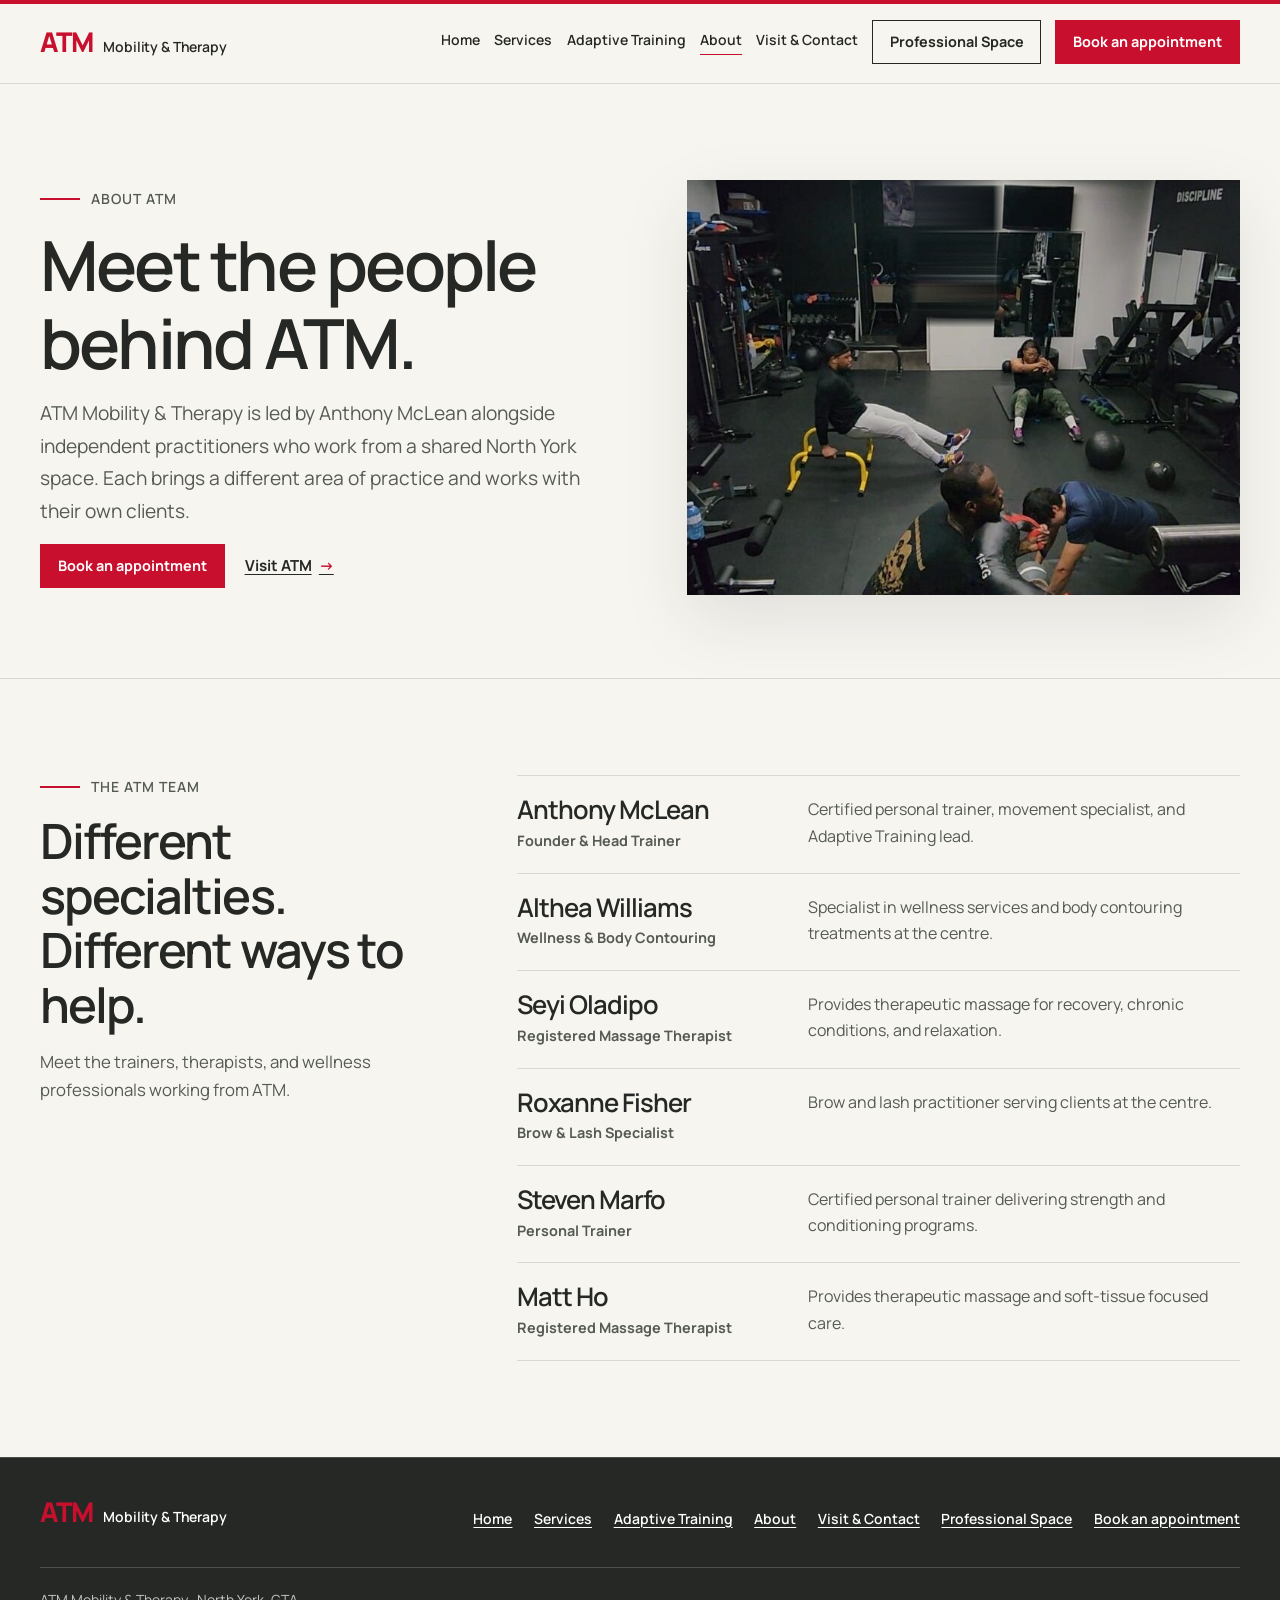
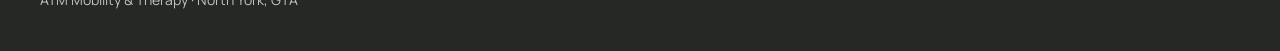
<file: team.html>
<!DOCTYPE html>
<html lang="en">
<head>
  <meta charset="UTF-8">
  <meta name="viewport" content="width=device-width, initial-scale=1.0">
  <title>ATM Team | ATM Mobility &amp; Therapy</title>
  <meta name="description" content="Meet the people behind ATM on the new About page.">
  <link rel="canonical" href="https://atmmobility.com/about.html">
  <meta http-equiv="refresh" content="3;url=about.html#team">
  <link rel="stylesheet" href="assets/site.css">
</head>
<body data-target="about.html#team">
  <main class="page-intro"><div class="wrap"><p class="eyebrow">Page moved</p><h1>The ATM team has moved.</h1><p class="lede">Meet the people behind ATM on our <a href="about.html#team">About page</a>.</p></div></main>
  <script src="assets/legacy-route.js" defer></script>
</body>
</html>
</file>
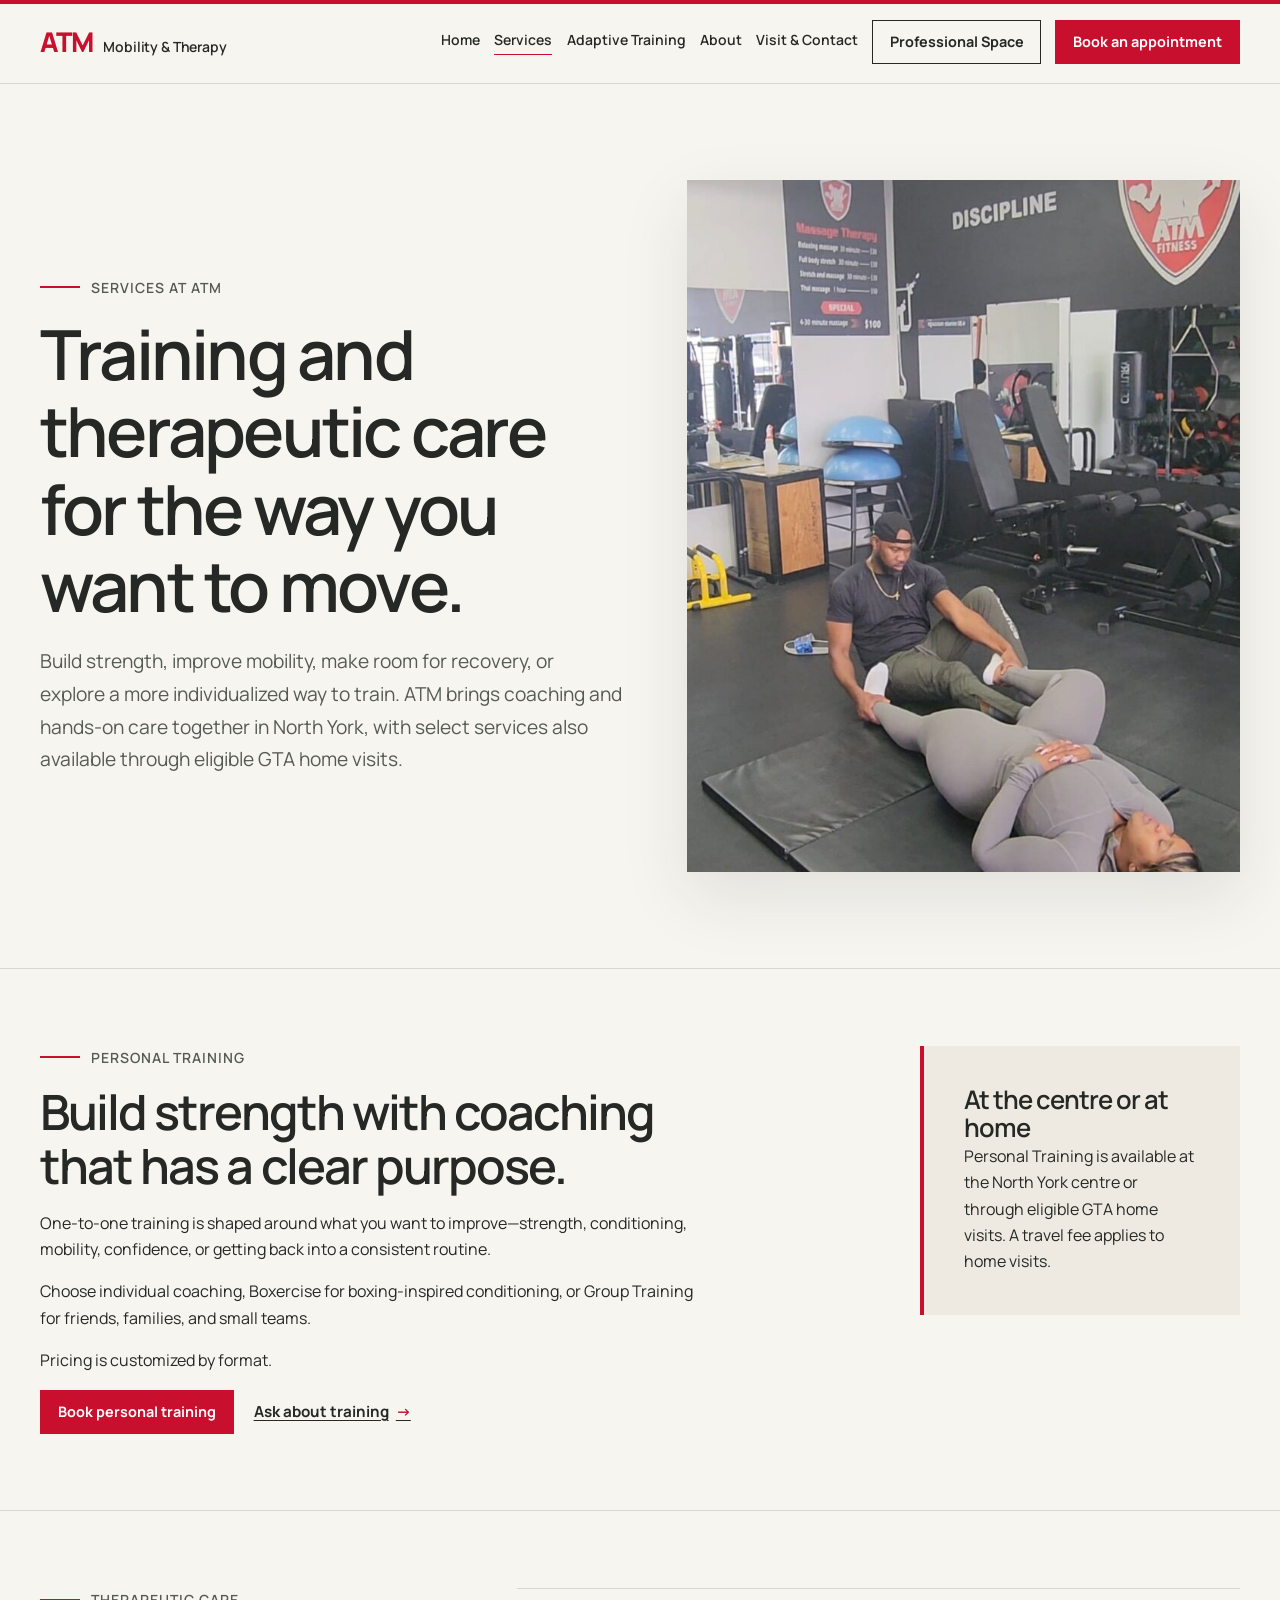
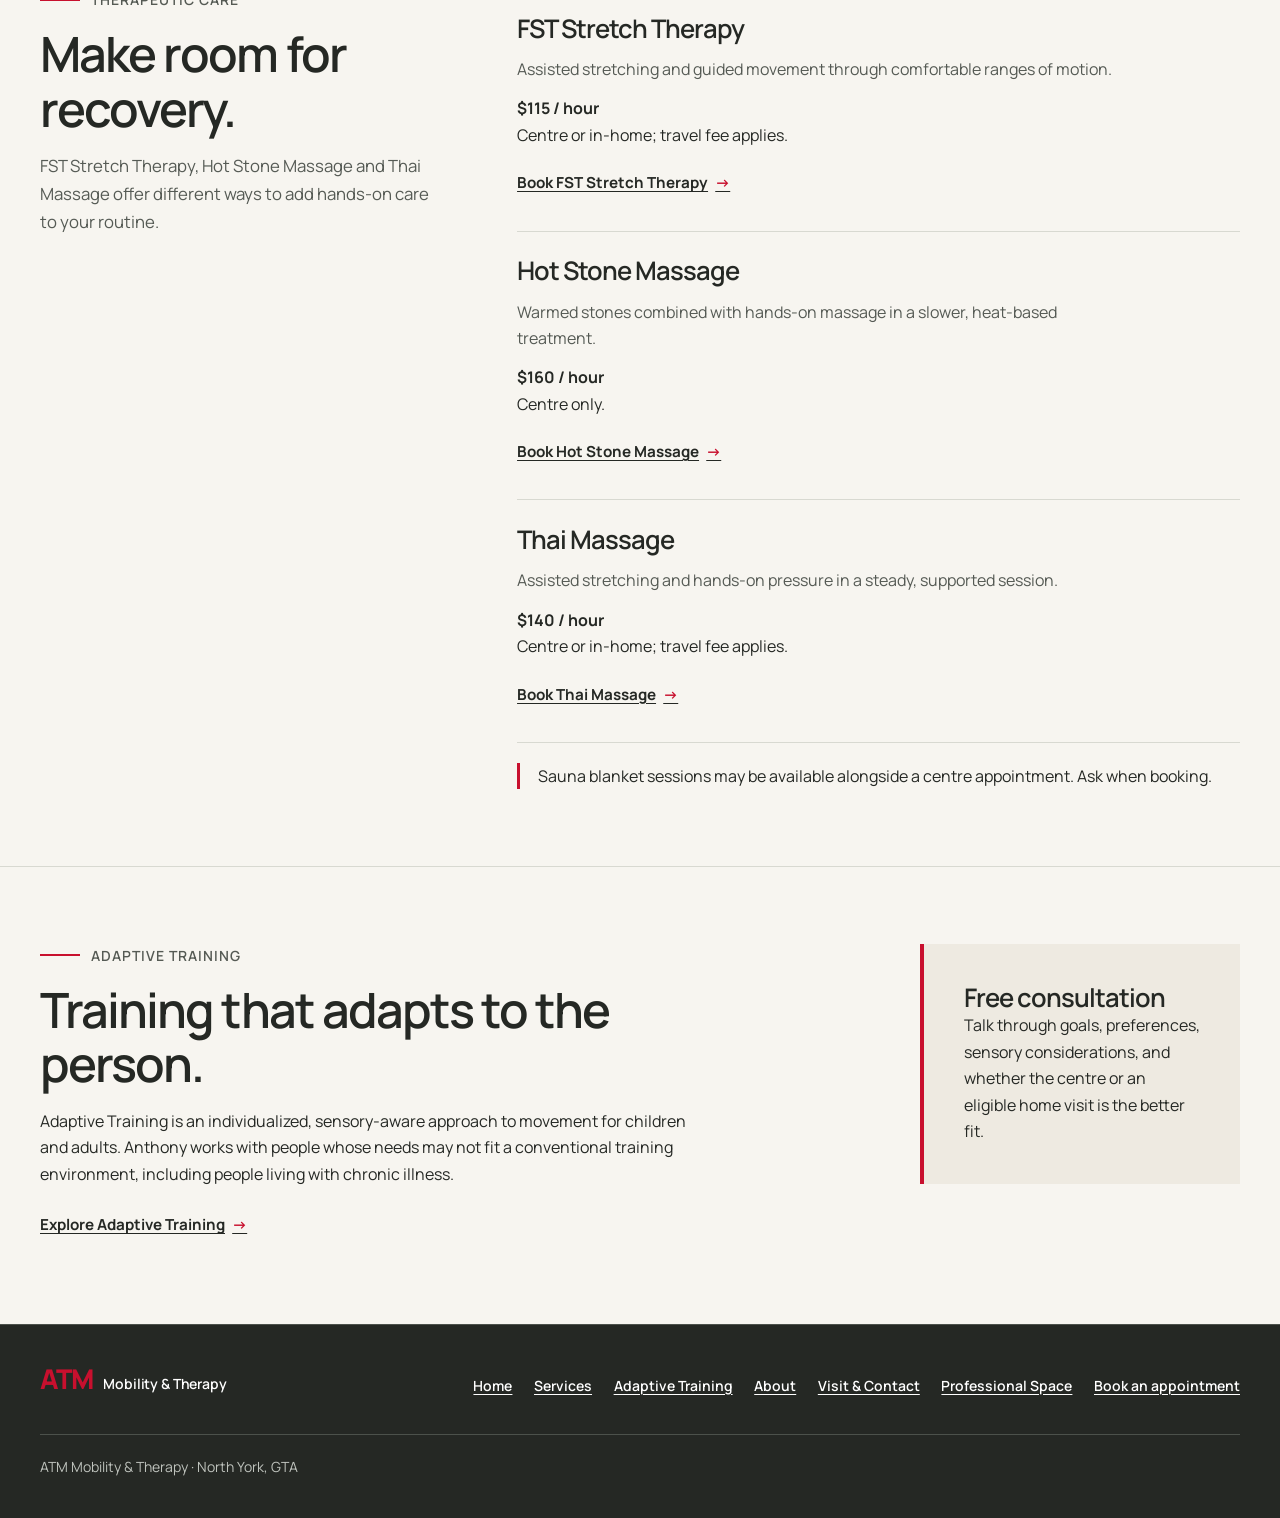
<file: therapeutic-services.html>
<!DOCTYPE html>
<html lang="en">
<head>
  <meta charset="UTF-8">
  <meta name="viewport" content="width=device-width, initial-scale=1.0">
  <title>Therapeutic Care | ATM Mobility &amp; Therapy</title>
  <meta name="description" content="ATM therapeutic care is now part of the consolidated Services page.">
  <link rel="canonical" href="https://atmmobility.com/services.html">
  <meta http-equiv="refresh" content="3;url=services.html#therapeutic-care">
  <link rel="stylesheet" href="assets/site.css">
</head>
<body data-target="services.html#therapeutic-care">
  <main class="page-intro"><div class="wrap"><p class="eyebrow">Page moved</p><h1>Therapeutic Care has moved.</h1><p class="lede">FST, Hot Stone Massage, and Thai Massage are now on our <a href="services.html#therapeutic-care">Services page</a>.</p></div></main>
  <script src="assets/legacy-route.js" defer></script>
</body>
</html>
</file>
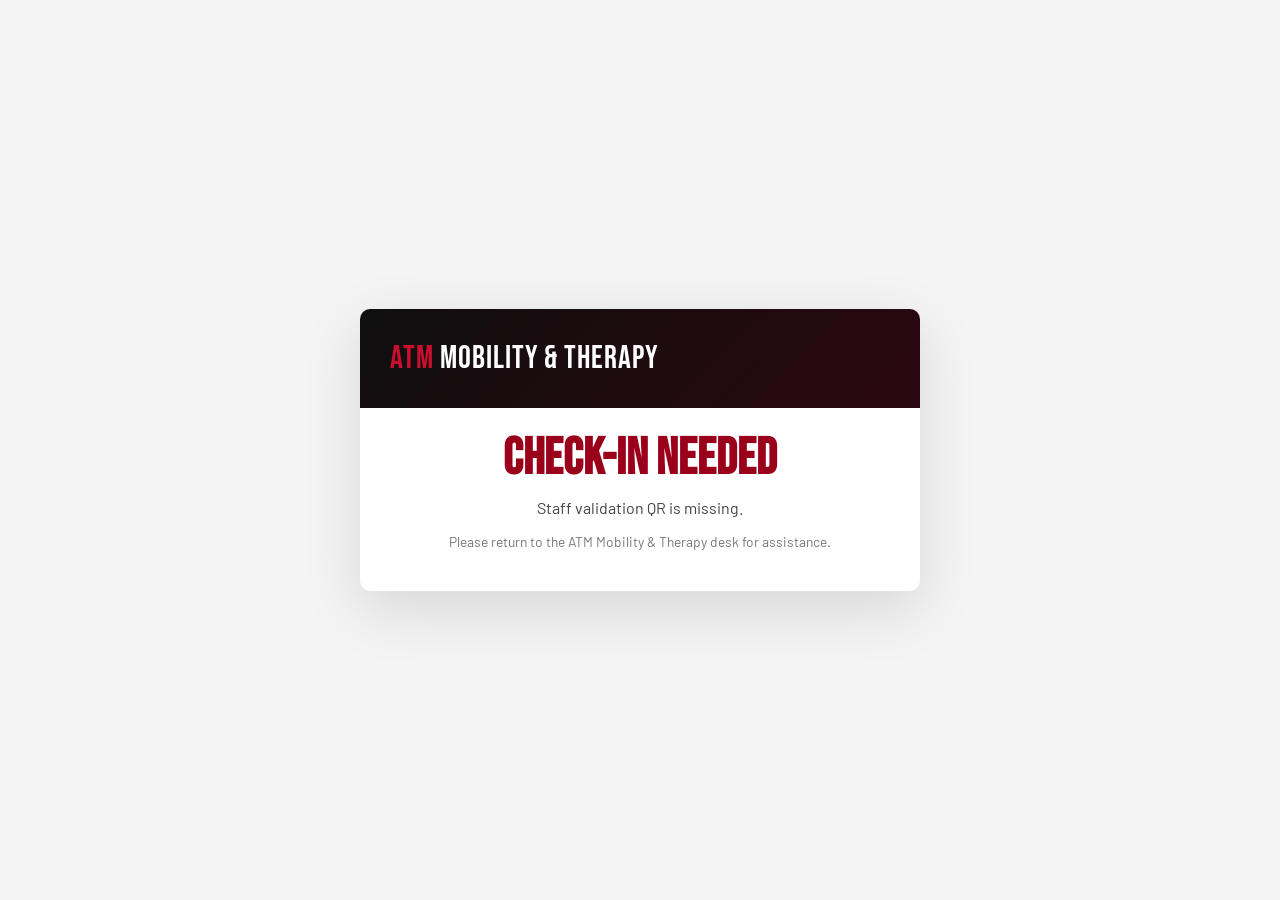
<file: validate.html>
<!DOCTYPE html>
<html lang="en">
<head>
<meta charset="UTF-8">
<meta name="viewport" content="width=device-width, initial-scale=1.0">
<title>Staff Check-In | ATM Mobility & Therapy</title>
<link rel="preconnect" href="https://fonts.googleapis.com">
<link rel="preconnect" href="https://fonts.gstatic.com" crossorigin>
<link href="https://fonts.googleapis.com/css2?family=Bebas+Neue&family=Barlow:wght@400;500;600;700&display=swap" rel="stylesheet">
<style>
*,*::before,*::after{box-sizing:border-box;margin:0;padding:0}:root{--red:#c8102e;--blk:#0f0f0f;--off:#f4f4f4;--ok:#0a7a35}body{font-family:Barlow,sans-serif;background:var(--off);color:#111;min-height:100vh;display:flex;align-items:center;justify-content:center;padding:24px}.card{width:100%;max-width:560px;background:#fff;border-radius:10px;box-shadow:0 18px 60px rgba(0,0,0,.12);overflow:hidden}.top{background:linear-gradient(135deg,#0f0f0f,#2b0710);color:#fff;padding:30px}.logo{font-family:'Bebas Neue';font-size:2rem;color:var(--red);letter-spacing:.03em}.logo span{color:#fff}.body{padding:28px;text-align:center}h1{font-family:'Bebas Neue';font-size:3.2rem;line-height:.9;margin-bottom:14px}.ok{color:var(--ok)}.err{color:#9b001b}.pending{color:var(--red)}p{line-height:1.55;color:#444;margin:10px 0}.code{background:#111;color:#fff;border-radius:7px;padding:16px;margin:20px auto;max-width:360px}.code .label{font-size:.72rem;text-transform:uppercase;letter-spacing:.12em;color:#aaa;font-weight:700}.code .value{font-family:'Bebas Neue';font-size:2.8rem;letter-spacing:.08em}.btn{display:inline-block;background:var(--red);color:#fff;text-decoration:none;border:0;border-radius:4px;padding:13px 22px;font-weight:700;text-transform:uppercase;letter-spacing:.05em;margin-top:10px}.small{font-size:.86rem;color:#777}</style>
</head>
<body>
<div class="card"><div class="top"><div class="logo">ATM <span>MOBILITY &amp; THERAPY</span></div></div><div class="body" id="box"><h1 class="pending">CHECKING IN...</h1><p>Please wait while we validate your Stretch Reset waiver.</p></div></div>
<script>
const API_BASE='https://atm-leads.w-althea.workers.dev';
const box=document.getElementById('box');
const params=new URLSearchParams(location.search);
const staffCode=params.get('staff')||'';
const leadId=localStorage.getItem('atm_pending_lead_id')||'';
const validationToken=localStorage.getItem('atm_pending_validation_token')||'';
function esc(s){return String(s??'').replace(/[&<>"']/g,c=>({'&':'&amp;','<':'&lt;','>':'&gt;','"':'&quot;',"'":'&#39;'}[c]))}
function showError(msg){box.innerHTML=`<h1 class="err">CHECK-IN NEEDED</h1><p>${esc(msg)}</p><p class="small">Please return to the ATM Mobility &amp; Therapy desk for assistance.</p>`}
function showSuccess(out){localStorage.removeItem('atm_pending_lead_id');localStorage.removeItem('atm_pending_validation_token');box.innerHTML=`<h1 class="ok">CHECK-IN COMPLETE</h1><p>Your voucher has been emailed.</p><div class="code"><div class="label">Voucher Code</div><div class="value">${esc(out.voucher_code||'SENT')}</div></div><p><strong>$20 credited toward your first full session.</strong></p><a class="btn" href="${esc(out.booking_url||'https://atmmobility.com')}" target="_blank" rel="noopener">Book With ATM</a><p class="small">If the email does not arrive, please confirm your email with the ATM team.</p>`}
(async()=>{try{if(!staffCode)return showError('Staff validation QR is missing.');if(!leadId||!validationToken)return showError('This device does not have a pending waiver. Please keep the waiver confirmation page open and ask ATM staff for help.');const res=await fetch(`${API_BASE}/api/leads/validate`,{method:'POST',headers:{'content-type':'application/json'},body:JSON.stringify({lead_id:leadId,validation_token:validationToken,staff_code:staffCode})});const out=await res.json().catch(()=>({}));if(!res.ok||!out.ok)throw new Error(out.error||'Validation failed.');showSuccess(out)}catch(e){showError(e.message||'Validation failed.')}})();
</script>
</body>
</html>
</file>
<file: assets/site.css>
:root {
  --paper: #f7f5f0;
  --paper-deep: #eeeae1;
  --ink: #252824;
  --muted: #555a54;
  --line: #d8d9d1;
  --red: #c8102e;
  --red-dark: #9f0d25;
  --white: #fff;
  --measure: 75rem;
  --text-measure: 42rem;
  --shadow: 0 1.5rem 4rem rgba(37, 40, 36, .1);
}

*,
*::before,
*::after {
  box-sizing: border-box;
}

html {
  scroll-behavior: smooth;
  scroll-padding-top: 6rem;
}

body {
  margin: 0;
  background: var(--paper);
  color: var(--ink);
  font-family: Manrope, system-ui, -apple-system, BlinkMacSystemFont, "Segoe UI", sans-serif;
  font-size: 1rem;
  line-height: 1.65;
  text-rendering: optimizeLegibility;
}

body::before {
  position: fixed;
  inset: 0 0 auto;
  z-index: 100;
  height: .25rem;
  background: var(--red);
  content: "";
}

img {
  display: block;
  max-width: 100%;
}

a {
  color: inherit;
  text-underline-offset: .2em;
  text-decoration-thickness: .08em;
}

a:hover {
  text-decoration-color: var(--red);
}

button,
input,
select,
textarea {
  color: inherit;
  font: inherit;
}

a,
button,
input,
select,
textarea {
  touch-action: manipulation;
}

:focus-visible {
  outline: 3px solid var(--red);
  outline-offset: 5px;
}

h1,
h2,
h3 {
  margin-block: 0;
  font-weight: 600;
  letter-spacing: -.04em;
  line-height: 1.12;
  overflow-wrap: anywhere;
}

h1 {
  max-width: 12ch;
  font-size: clamp(2.5rem, 5.4vw, 5rem);
}

h2 {
  font-size: clamp(1.9rem, 3.8vw, 3.3rem);
}

h3 {
  font-size: clamp(1.25rem, 2vw, 1.6rem);
}

p {
  margin-block: 0;
}

.wrap {
  width: min(calc(100% - 3rem), var(--measure));
  margin-inline: auto;
}

.skip-link {
  position: fixed;
  top: .75rem;
  left: .75rem;
  z-index: 1000;
  padding: .7rem 1rem;
  background: var(--ink);
  color: var(--white);
  text-decoration: none;
  transform: translateY(-180%);
}

.skip-link:focus {
  transform: translateY(0);
}

.site-header {
  position: relative;
  z-index: 50;
  display: flex;
  min-height: 5.25rem;
  align-items: center;
  justify-content: space-between;
  gap: 1.5rem;
  padding: .9rem max(1.5rem, calc((100vw - var(--measure)) / 2));
  border-bottom: 1px solid var(--line);
  background: rgba(247, 245, 240, .96);
}

.brand {
  display: inline-flex;
  flex: 0 0 auto;
  min-width: 0;
  align-items: baseline;
  gap: .65rem;
  color: var(--red);
  font-size: 1.7rem;
  font-weight: 800;
  letter-spacing: -.05em;
  line-height: 1;
  text-decoration: none;
}

.brand span {
  min-width: 0;
  color: var(--ink);
  font-size: .875rem;
  font-weight: 600;
  letter-spacing: -.01em;
}

#site-menu {
  display: flex;
  flex: 1 1 30rem;
  flex-wrap: wrap;
  align-items: center;
  justify-content: flex-end;
  gap: clamp(.55rem, 1.1vw, 1.15rem);
}

#site-menu > a:not(.button) {
  padding-block: .65rem;
  font-size: .875rem;
  font-weight: 600;
  text-decoration: none;
  white-space: nowrap;
}

#site-menu > a:not(.button)::after {
  display: block;
  width: 100%;
  height: 1px;
  margin-top: .18rem;
  background: var(--red);
  content: "";
  transform: scaleX(0);
  transform-origin: left;
  transition: transform .18s ease;
}

#site-menu > a:not(.button):hover::after,
#site-menu > a[aria-current="page"]::after {
  transform: scaleX(1);
}

[data-menu-toggle] {
  min-height: 44px;
  padding: .55rem .9rem;
  border: 1px solid var(--ink);
  background: transparent;
  font-size: .875rem;
  font-weight: 700;
  cursor: pointer;
}

.button {
  display: inline-flex;
  min-height: 44px;
  align-items: center;
  justify-content: center;
  padding: .72rem 1.05rem;
  border: 1px solid var(--red);
  background: var(--red);
  color: var(--white);
  font-size: .9rem;
  font-weight: 700;
  line-height: 1.2;
  text-align: center;
  text-decoration: none;
  transition: background-color .18s ease, border-color .18s ease, color .18s ease;
}

.button:hover {
  border-color: var(--red-dark);
  background: var(--red-dark);
  text-decoration: none;
}

.button-outline {
  border-color: var(--ink);
  background: transparent;
  color: var(--ink);
}

.button-outline:hover {
  border-color: var(--ink);
  background: var(--ink);
  color: var(--white);
}

.button-light {
  border-color: var(--white);
  background: var(--white);
  color: var(--ink);
}

.button-light:hover {
  border-color: var(--paper-deep);
  background: var(--paper-deep);
}

.text-link {
  display: inline-flex;
  min-height: 44px;
  align-items: center;
  font-size: .95rem;
  font-weight: 700;
}

.text-link::after,
.service-link::after {
  margin-left: .45rem;
  color: var(--red);
  content: "\2192";
  transition: transform .18s ease;
}

.text-link:hover::after,
.service-link:hover::after {
  transform: translateX(.25rem);
}

.hero {
  padding-block: clamp(3rem, 6.8vw, 6.25rem);
}

.hero-grid {
  display: grid;
  grid-template-columns: 1.2fr 1fr;
  align-items: center;
  gap: clamp(1.75rem, 5vw, 5rem);
}

.hero-copy {
  padding-block: 1rem;
}

.hero-copy,
.hero-media,
.section-grid > *,
.article-grid > *,
.adaptive-grid > *,
.actions > * {
  min-width: 0;
}

.eyebrow {
  display: flex;
  align-items: center;
  gap: .7rem;
  margin: 0 0 1rem;
  color: var(--muted);
  font-size: .875rem;
  font-weight: 600;
  letter-spacing: .07em;
  text-transform: uppercase;
  overflow-wrap: anywhere;
}

.eyebrow::before {
  width: 2.5rem;
  height: 2px;
  background: var(--red);
  content: "";
}

.lede {
  max-width: 38rem;
  margin-top: 1.3rem;
  color: var(--muted);
  font-size: clamp(1.08rem, 1.5vw, 1.25rem);
  line-height: 1.7;
}

.actions {
  display: flex;
  flex-wrap: wrap;
  align-items: center;
  gap: .85rem 1.25rem;
  margin-top: 1.6rem;
}

.actions > * {
  white-space: normal;
  overflow-wrap: anywhere;
}

.hero-media {
  position: relative;
  margin: 0;
  overflow: hidden;
}

.hero-media::before {
  position: absolute;
  inset: -1.1rem 1.1rem 1.1rem -1.1rem;
  z-index: -1;
  border: 1px solid var(--line);
  content: "";
}

.hero-photo {
  width: 100%;
  height: auto;
  aspect-ratio: 3 / 4;
  object-fit: cover;
  object-position: 50% 43%;
  box-shadow: var(--shadow);
  transform: scale(1.035);
}

.section {
  padding-block: clamp(3.75rem, 7.5vw, 6.5rem);
  border-top: 1px solid var(--line);
}

.section-grid {
  display: grid;
  grid-template-columns: minmax(14rem, .72fr) minmax(0, 1.28fr);
  gap: clamp(1.75rem, 5.5vw, 5.5rem);
}

.section-heading {
  max-width: 12ch;
}

.section-intro {
  max-width: var(--text-measure);
  margin-top: 1rem;
  color: var(--muted);
  font-size: 1.05rem;
}

.service-list {
  border-bottom: 1px solid var(--line);
}

.service-row {
  display: grid;
  grid-template-columns: 1fr 1.4fr auto;
  align-items: start;
  gap: 2rem;
  padding-block: 1.6rem;
  border-top: 1px solid var(--line);
}

.service-row > * {
  min-width: 0;
}

.service-row h3 {
  padding-top: .12rem;
}

.service-row p {
  max-width: 34rem;
  color: var(--muted);
}

.service-link {
  display: inline-flex;
  min-height: 44px;
  align-items: center;
  font-size: .95rem;
  font-weight: 700;
  white-space: normal;
  overflow-wrap: anywhere;
}

.approach-grid {
  display: grid;
  grid-template-columns: 1fr 1fr;
  gap: clamp(1.75rem, 5.5vw, 5.5rem);
  align-items: end;
}

.approach-copy {
  max-width: 34rem;
}

.approach-copy p + p {
  margin-top: 1rem;
}

.location-grid {
  display: grid;
  grid-template-columns: 1.05fr .95fr;
  gap: clamp(2rem, 5.5vw, 5.5rem);
  align-items: center;
}

.location-media {
  margin: 0;
}

.location-frame {
  height: clamp(22rem, 48vw, 34rem);
  overflow: hidden;
  background: var(--ink);
}

.location-photo {
  width: 100%;
  height: 100%;
  object-fit: cover;
  object-position: 50% 30%;
}

figcaption {
  margin-top: .8rem;
  color: var(--muted);
  font-size: .875rem;
}

.location-copy address {
  margin-block: 1.4rem;
  font-size: 1.1rem;
  font-style: normal;
  font-weight: 700;
}

.location-copy p {
  max-width: 38rem;
  color: var(--muted);
}

.service-note {
  margin-top: 1.25rem;
  padding-left: 1.1rem;
  border-left: 3px solid var(--red);
  color: var(--ink) !important;
}

.practitioner-band {
  padding-block: clamp(2.9rem, 5.8vw, 4.6rem);
  border-top: 1px solid var(--line);
  background: var(--paper-deep);
}

.practitioner-grid {
  display: grid;
  grid-template-columns: .7fr 1.3fr;
  gap: clamp(1.75rem, 5.5vw, 5.5rem);
  align-items: start;
}

.practitioner-copy {
  max-width: 42rem;
}

.practitioner-copy p {
  color: var(--muted);
  font-size: 1.05rem;
}

.booking-band {
  padding-block: clamp(3.4rem, 7.5vw, 5.75rem);
  background: var(--ink);
  color: var(--white);
}

.booking-band .eyebrow {
  color: #d7dad4;
}

.booking-grid {
  display: grid;
  grid-template-columns: 1fr auto;
  gap: 2rem;
  align-items: end;
}

.booking-grid h2 {
  max-width: 14ch;
}

.booking-grid p {
  max-width: 40rem;
  margin-top: 1rem;
  color: #d7dad4;
}

.booking-band .text-link {
  color: var(--white);
}

.site-footer {
  padding-block: 2.5rem;
  border-top: 1px solid #4c514b;
  background: var(--ink);
  color: var(--white);
}

.footer-grid {
  display: grid;
  grid-template-columns: auto 1fr;
  gap: 1.6rem 3rem;
  align-items: start;
}

.site-footer .brand span {
  color: var(--white);
}

.footer-links {
  display: flex;
  flex-wrap: wrap;
  justify-content: flex-end;
  gap: .8rem 1.35rem;
}

.footer-links a {
  min-height: 44px;
  padding-block: .55rem;
  font-size: .875rem;
  font-weight: 600;
}

.footer-note {
  grid-column: 1 / -1;
  padding-top: 1.2rem;
  border-top: 1px solid #4c514b;
  color: #bfc3bd;
  font-size: .875rem;
}

/* Reusable text-led detail-page primitives. */
.page-intro {
  padding-block: clamp(3.25rem, 7.5vw, 6.5rem);
}

.page-intro .lede {
  max-width: var(--text-measure);
}

.article-grid {
  display: grid;
  grid-template-columns: minmax(0, 1fr) minmax(14rem, 20rem);
  gap: clamp(2rem, 5.5vw, 5.5rem);
  align-items: start;
}

.rich-text {
  max-width: var(--text-measure);
}

.rich-text > * + * {
  margin-top: 1rem;
}

.detail-section {
  padding-block: clamp(3rem, 6vw, 5rem);
  border-top: 1px solid var(--line);
}

.facts {
  margin: 0;
  border-top: 1px solid var(--line);
}

.facts div {
  display: grid;
  grid-template-columns: 1fr 1.5fr;
  gap: 1rem;
  padding-block: 1rem;
  border-bottom: 1px solid var(--line);
}

.facts dt {
  font-weight: 700;
}

.facts dd {
  margin: 0;
  color: var(--muted);
}

.callout {
  padding: clamp(1.5rem, 4vw, 2.5rem);
  border-left: 4px solid var(--red);
  background: var(--paper-deep);
}

.treatment-list {
  border-top: 1px solid var(--line);
}

.treatment {
  padding-block: 1.6rem;
  border-bottom: 1px solid var(--line);
}

.treatment > * + * {
  margin-top: .8rem;
}

.treatment p {
  max-width: 38rem;
  color: var(--muted);
}

.treatment-facts {
  color: var(--ink) !important;
}

.adaptive-grid {
  display: grid;
  grid-template-columns: minmax(0, 1.15fr) minmax(18rem, .85fr);
  gap: clamp(1.75rem, 5.5vw, 5.5rem);
  align-items: center;
}

.adaptive-media {
  margin: 0;
}

.adaptive-media img {
  width: 100%;
  height: auto;
  aspect-ratio: 1;
  object-fit: cover;
  object-position: center;
  box-shadow: var(--shadow);
}

@media (max-width: 1100px) {
  .site-header {
    flex-wrap: wrap;
    min-height: 5rem;
  }

  .js [data-menu-toggle] {
    display: inline-flex;
    margin-left: auto;
  }

  #site-menu {
    width: 100%;
    flex-direction: column;
    align-items: stretch;
    gap: .2rem;
    padding-block: .6rem 1rem;
  }

  #site-menu > a:not(.button) {
    min-height: 44px;
    padding: .65rem 0;
  }

  #site-menu > a:not(.button)::after {
    display: none;
  }

  .js #site-menu {
    display: none;
  }

  .js #site-menu.is-open {
    display: flex;
  }

  .booking-grid {
    grid-template-columns: 1fr;
    align-items: start;
  }

  .booking-grid .actions {
    margin-top: 0;
  }
}

@media (min-width: 1101px) {
  [data-menu-toggle] {
    display: none;
  }
}

@media (max-width: 800px) {
  .hero-grid,
  .section-grid,
  .approach-grid,
  .location-grid,
  .practitioner-grid,
  .article-grid,
  .adaptive-grid {
    grid-template-columns: 1fr;
  }

  .hero-copy {
    order: 1;
  }

  .hero-media {
    order: 2;
    width: min(92%, 34rem);
    margin: 1rem 0 0 auto;
  }

  .adaptive-media {
    width: min(92%, 34rem);
    margin: 1rem 0 0 auto;
  }

  .section-heading {
    max-width: 16ch;
  }

  .approach-grid {
    align-items: start;
  }

  .location-frame {
    height: clamp(20rem, 95vw, 30rem);
  }

  .footer-grid {
    grid-template-columns: 1fr;
  }

  .footer-links {
    justify-content: flex-start;
  }
}

@media (max-width: 700px) {
  .wrap {
    width: calc(100% - 2rem);
  }

  .site-header {
    gap: .75rem;
    padding-inline: 1rem;
  }

  .site-header .brand {
    flex: 1 1 0;
  }

  .site-header .brand span {
    max-width: 9rem;
    overflow-wrap: anywhere;
  }

  .hero {
    padding-top: 3.25rem;
  }

  .hero-grid,
  .service-row {
    grid-template-columns: 1fr;
  }

  .hero-media::before {
    inset: -.65rem .65rem .65rem -.65rem;
  }

  .service-row {
    gap: .75rem;
  }

  .service-link {
    justify-self: start;
  }

  .actions {
    align-items: stretch;
  }

  .actions .button {
    width: 100%;
  }

  .facts div {
    grid-template-columns: 1fr;
    gap: .25rem;
  }
}

@media (max-width: 360px) {
  .brand span {
    display: none;
  }
}

@media (prefers-reduced-motion: reduce) {
  *,
  *::before,
  *::after {
    scroll-behavior: auto !important;
    animation: none !important;
    transition: none !important;
  }
}

/* About and Visit & Contact. */
.people-list {
  border-top: 1px solid var(--line);
}

.person {
  display: grid;
  grid-template-columns: minmax(12rem, .75fr) minmax(0, 1.25fr);
  gap: 1rem 2rem;
  padding-block: 1.25rem;
  border-bottom: 1px solid var(--line);
}

.person > * {
  min-width: 0;
}

.person-role {
  margin-top: .25rem;
  color: var(--muted);
  font-size: .9rem;
  font-weight: 700;
}

.person > p {
  color: var(--muted);
}

.contact-grid {
  display: grid;
  grid-template-columns: minmax(0, 1fr) minmax(18rem, .85fr);
  gap: clamp(2rem, 5.5vw, 5.5rem);
  align-items: start;
}

.contact-grid > *,
.form-grid > * {
  min-width: 0;
}

.contact-details {
  margin: 0;
  border-top: 1px solid var(--line);
}

.contact-details div {
  display: grid;
  grid-template-columns: 6rem minmax(0, 1fr);
  gap: 1rem;
  padding-block: 1rem;
  border-bottom: 1px solid var(--line);
}

.contact-details dt {
  font-weight: 700;
}

.contact-details dd {
  min-width: 0;
  margin: 0;
  color: var(--muted);
  overflow-wrap: anywhere;
}

.plain-list {
  margin: 0;
  padding-left: 1.25rem;
}

.plain-list li + li {
  margin-top: .45rem;
}

.contact-form {
  display: grid;
  gap: 1.15rem;
}

.form-grid {
  display: grid;
  grid-template-columns: repeat(2, minmax(0, 1fr));
  gap: 1rem;
}

.contact-form label {
  display: grid;
  gap: .45rem;
  font-size: .9rem;
  font-weight: 700;
}

.contact-form input,
.contact-form select,
.contact-form textarea {
  width: 100%;
  min-height: 48px;
  padding: .75rem .85rem;
  border: 1px solid #9b9e98;
  border-radius: 0;
  background: var(--white);
}

.contact-form textarea {
  min-height: 9rem;
  resize: vertical;
}

.contact-form .button {
  justify-self: start;
}

.contact-status {
  min-height: 1.65em;
  color: var(--muted);
  font-size: .9rem;
}

@media (max-width: 800px) {
  .person,
  .contact-grid {
    grid-template-columns: 1fr;
  }
}

@media (max-width: 540px) {
  .form-grid,
  .contact-details div {
    grid-template-columns: 1fr;
  }
}

/* Marketing refresh: stronger visual rhythm without returning to card-heavy layouts. */
.marketing-section {
  padding-block: clamp(3.75rem, 7.5vw, 6.5rem);
  border-top: 1px solid var(--line);
}

.media-split {
  display: grid;
  grid-template-columns: minmax(0, 1fr) minmax(18rem, .95fr);
  gap: clamp(2rem, 5vw, 5rem);
  align-items: center;
}

.media-split > *,
.statement-grid > *,
.location-simple-grid > * {
  min-width: 0;
}

.media-split-reverse {
  grid-template-columns: minmax(18rem, .95fr) minmax(0, 1fr);
}

.media-split-reverse .editorial-media {
  order: -1;
}

.marketing-copy {
  max-width: 42rem;
}

.marketing-copy > * + * {
  margin-top: 1rem;
}

.marketing-copy .eyebrow + h2 {
  margin-top: 0;
}

.marketing-service-list {
  margin-block: 1.6rem;
  border-top: 1px solid var(--line);
}

.marketing-service {
  padding-block: 1.1rem;
  border-bottom: 1px solid var(--line);
}

.marketing-service p {
  max-width: 38rem;
  margin-top: .65rem;
  color: var(--muted);
}

.marketing-service-featured {
  padding-left: 1.25rem;
  border-left: 3px solid var(--red);
}

.marketing-service-featured .service-link {
  margin-top: .65rem;
}

.editorial-media {
  margin: 0;
  overflow: hidden;
  background: var(--ink);
  box-shadow: var(--shadow);
}

.editorial-media img {
  width: 100%;
  height: auto;
  aspect-ratio: 4 / 5;
  object-fit: cover;
}

.editorial-media-training img {
  aspect-ratio: 4 / 5;
  object-position: 50% 30%;
}

.editorial-media-square img {
  aspect-ratio: 1;
  object-position: center;
}

.editorial-media-therapeutic img {
  aspect-ratio: 4 / 5;
  object-position: 50% 50%;
}

.supporting-line {
  margin-top: 1.25rem;
  color: var(--muted);
  font-size: .9rem;
  font-weight: 700;
}

.statement-band {
  padding-block: clamp(3.75rem, 7.5vw, 6.25rem);
  background: var(--ink);
  color: var(--white);
}

.statement-grid {
  display: grid;
  grid-template-columns: minmax(0, .9fr) minmax(0, 1.1fr);
  gap: clamp(2rem, 5.5vw, 5.5rem);
  align-items: end;
}

.statement-band .eyebrow,
.statement-copy {
  color: #d7dad4;
}

.statement-copy {
  max-width: 42rem;
  font-size: clamp(1.1rem, 1.8vw, 1.35rem);
  line-height: 1.65;
}

.therapeutic-feature {
  background: var(--paper-deep);
}

.location-simple-grid {
  display: grid;
  grid-template-columns: minmax(0, .9fr) minmax(0, 1.1fr);
  gap: clamp(2rem, 5.5vw, 5.5rem);
  align-items: start;
}

.location-simple-copy {
  max-width: 42rem;
}

.location-simple-copy > * + * {
  margin-top: 1rem;
}

.location-simple-copy p {
  color: var(--muted);
}

.booking-band-strong {
  border-top: .35rem solid var(--red);
}

@media (max-width: 800px) {
  .media-split,
  .media-split-reverse,
  .statement-grid,
  .location-simple-grid {
    grid-template-columns: 1fr;
  }

  .media-split-reverse .editorial-media {
    order: initial;
  }

  .editorial-media {
    width: min(94%, 34rem);
    margin-inline: auto;
  }
}

.service-price {
  color: var(--ink) !important;
  font-size: 1rem;
}

.service-text-feature {
  background: var(--paper);
}

.editorial-media-fst img {
  aspect-ratio: 4 / 5;
  object-position: 50% 43%;
}

.about-intro {
  padding-bottom: clamp(3.5rem, 6.5vw, 5.5rem);
}

.about-hero-media img {
  aspect-ratio: 4 / 3;
  object-position: center;
}

.adaptive-statement .statement-copy,
.home-visit-copy {
  max-width: 44rem;
}

.home-visit-copy > * + * {
  margin-top: 1rem;
}

.statement-band .text-link {
  color: var(--white);
}

/* Professional Space landing page. */
.professional-space-intro {
  padding-bottom: clamp(2.75rem, 6vw, 4.75rem);
}

.space-section-heading {
  max-width: 44rem;
  margin-bottom: clamp(1.5rem, 3.5vw, 2.5rem);
}

.space-options {
  display: grid;
  grid-template-columns: repeat(2, minmax(0, 1fr));
  border-top: 1px solid var(--line);
  border-bottom: 1px solid var(--line);
}

.space-option {
  min-width: 0;
  padding: clamp(1.5rem, 3.5vw, 2.5rem);
}

.space-option + .space-option {
  border-left: 1px solid var(--line);
}

.space-option h3 + p {
  margin-top: .75rem;
}

.space-option p:last-child {
  color: var(--muted);
}

.professional-space-request {
  display: grid;
  grid-template-columns: minmax(0, 1fr) auto;
  gap: 1.5rem;
  align-items: center;
  margin-top: 1.75rem;
}

.professional-space-request p {
  max-width: 50rem;
  color: var(--muted);
}

@media (max-width: 700px) {
  .space-options,
  .professional-space-request {
    grid-template-columns: 1fr;
  }

  .space-option + .space-option {
    border-top: 1px solid var(--line);
    border-left: 0;
  }
}
</file>
